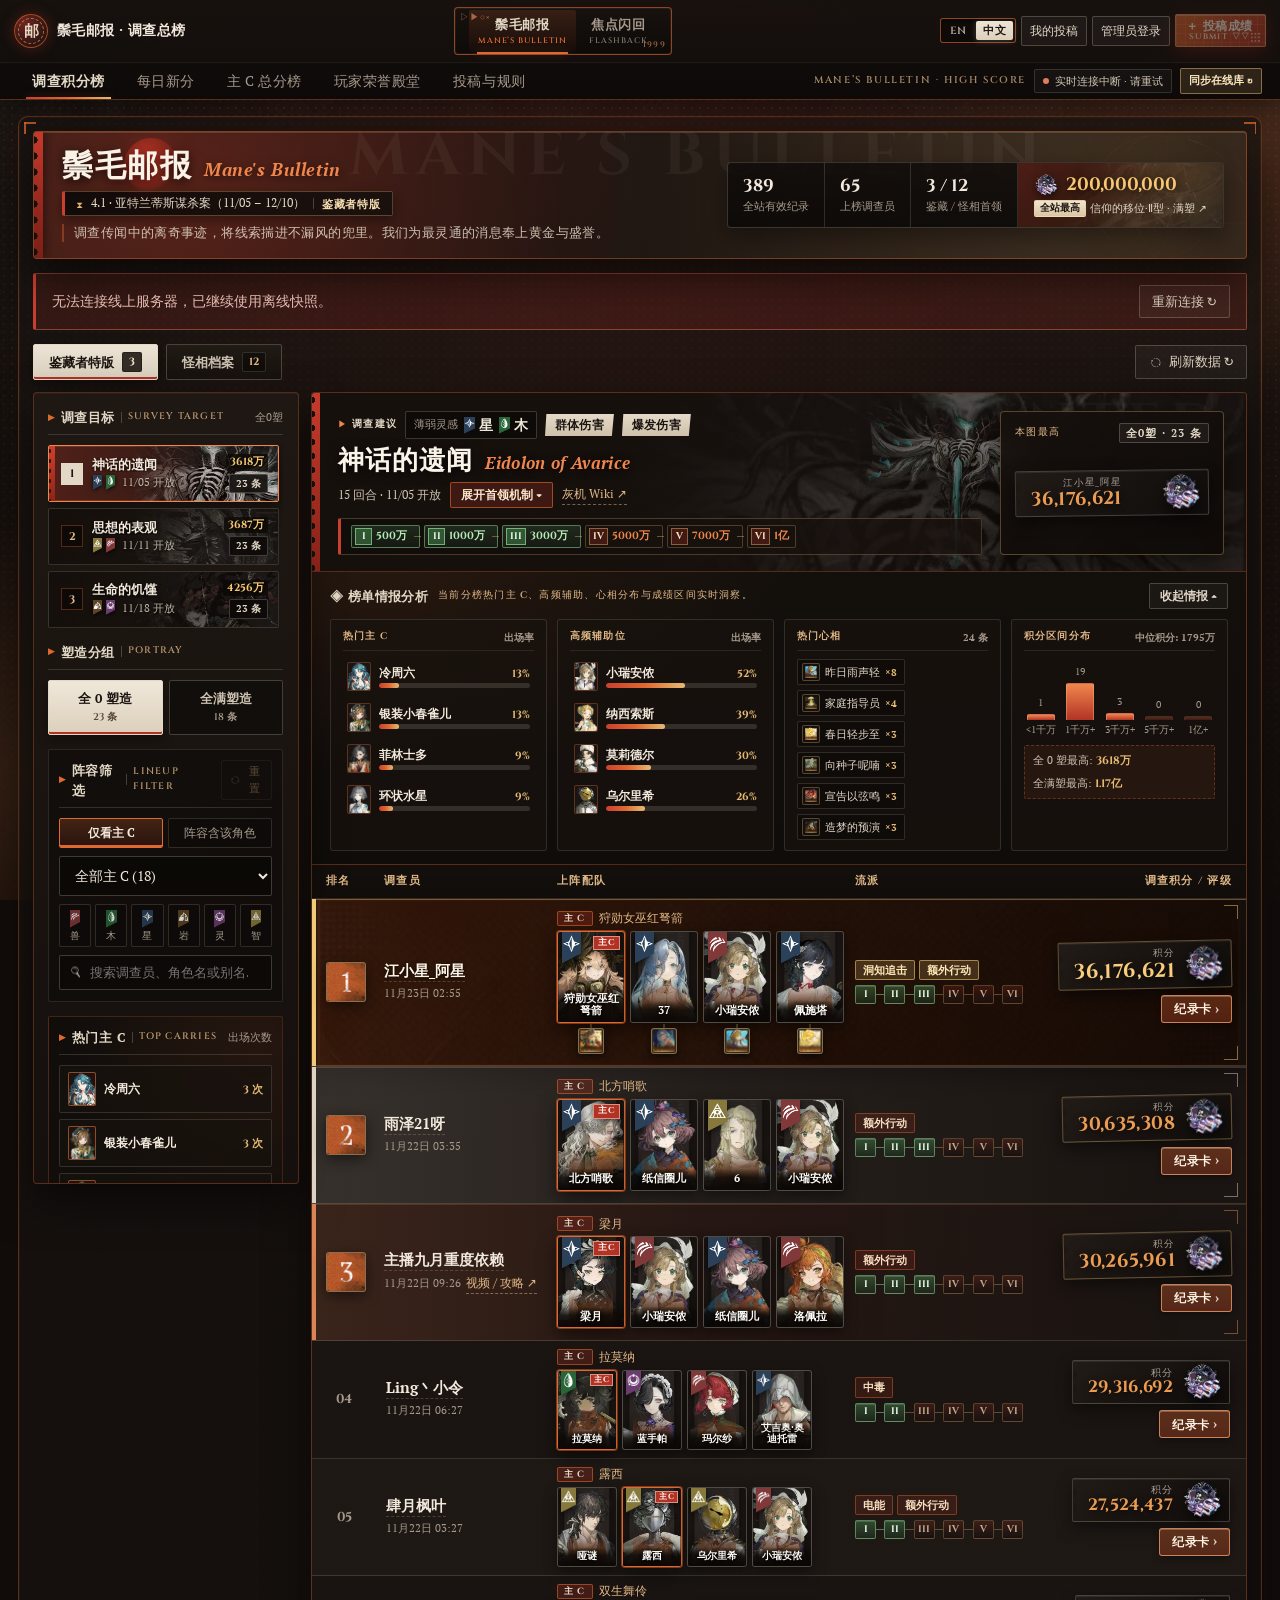
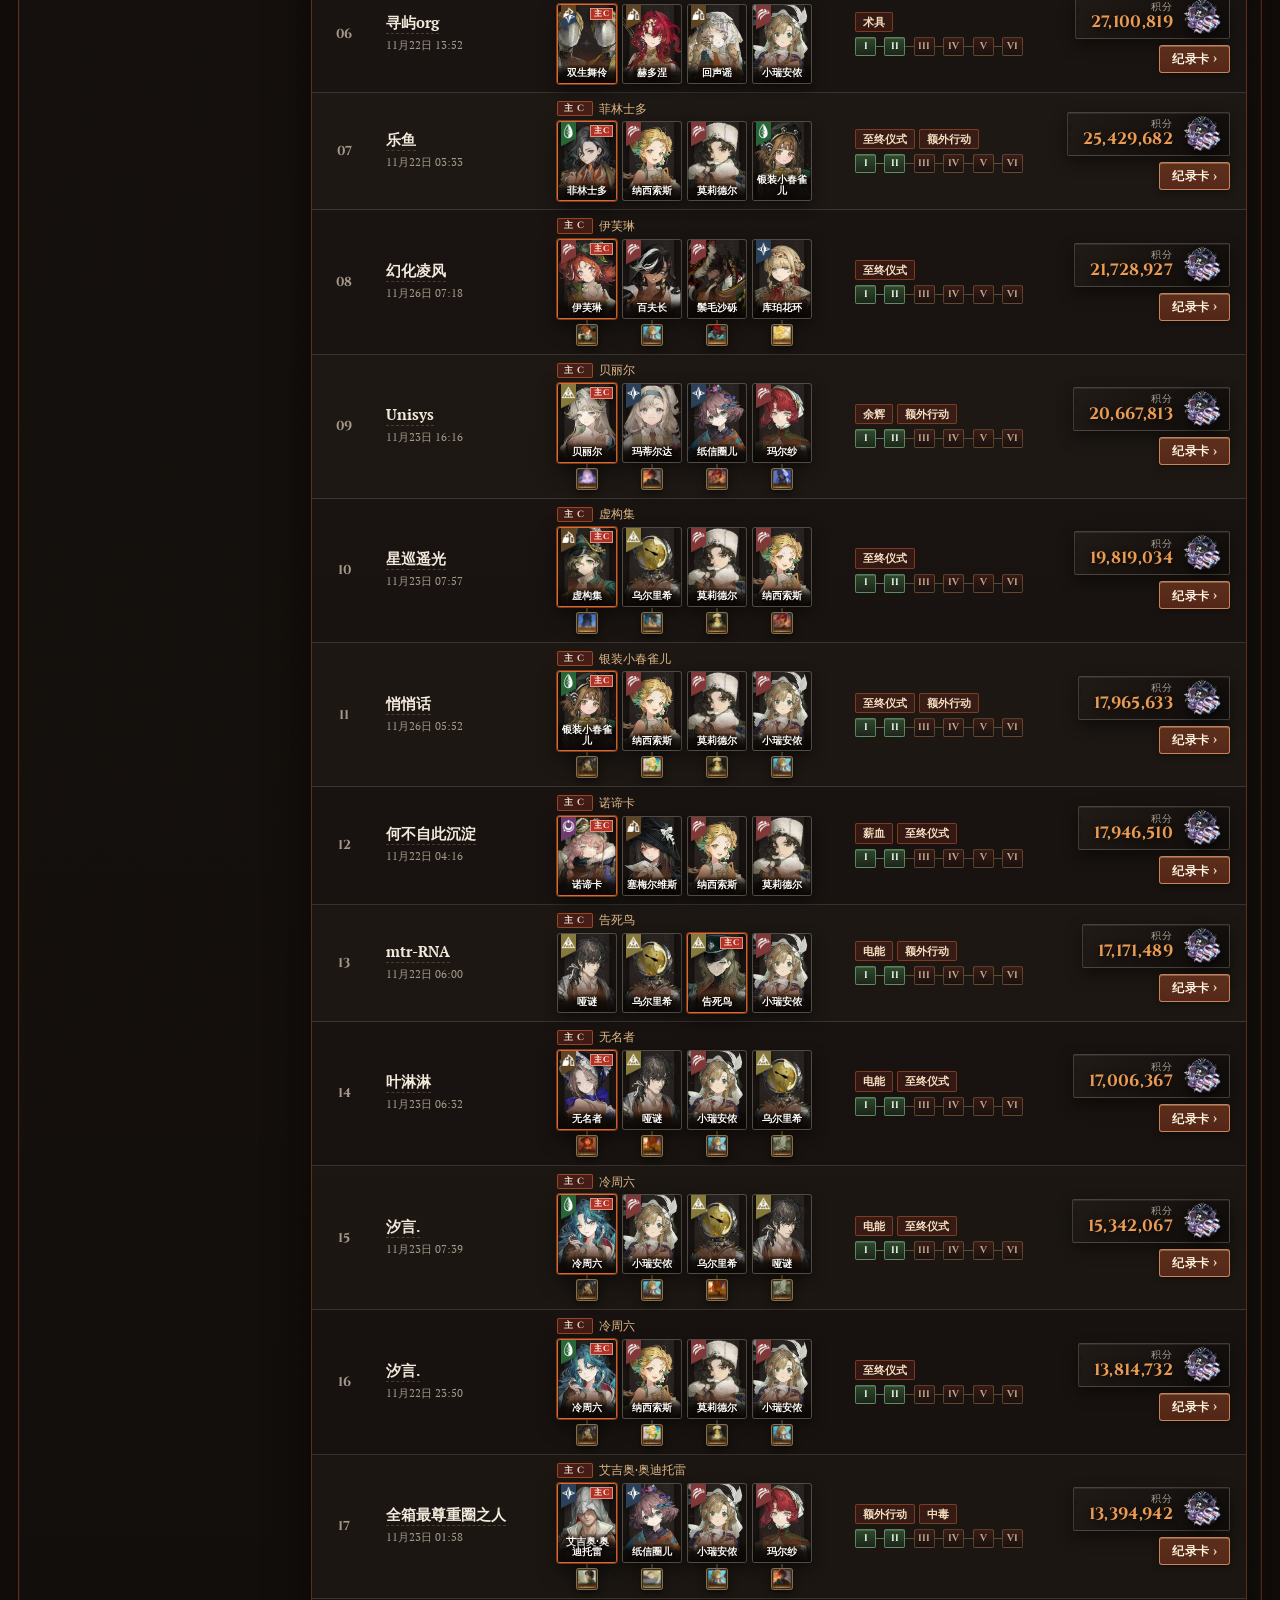
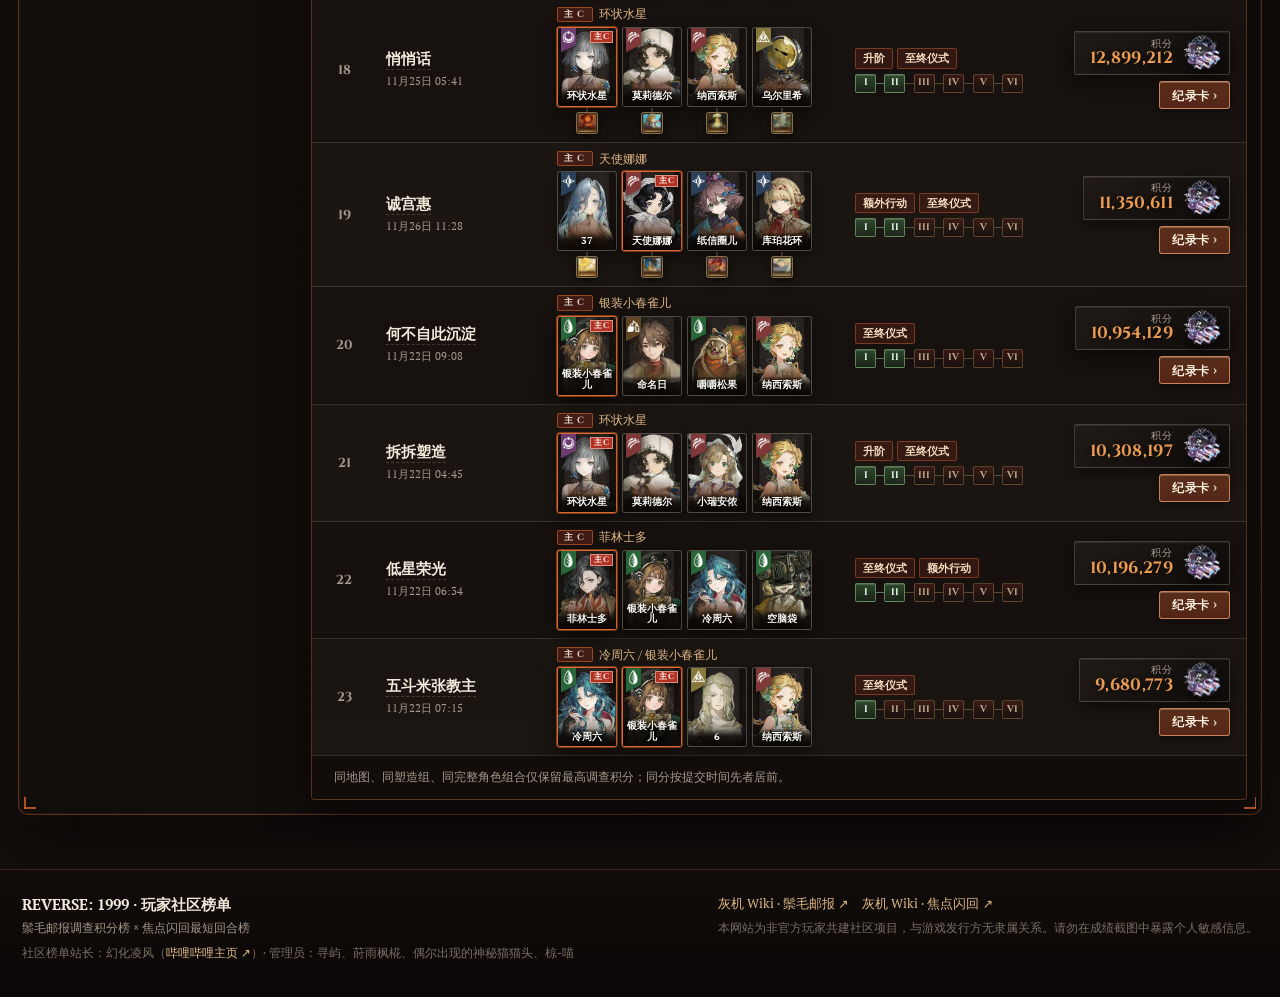
<file: index.html>
<!doctype html>
<html lang="zh-CN" data-default-lang="zh">
<head>
  <meta charset="utf-8" />
  <meta name="viewport" content="width=device-width, initial-scale=1, viewport-fit=cover" />
  <meta name="theme-color" content="#161210" />
  <link rel="preconnect" href="https://bnkqttkytjggtrnpjssn.supabase.co" crossorigin />
  <meta name="description" content="重返未来：1999 玩家社区榜单——融合「鬃毛邮报」调查积分榜与「焦点闪回」最短回合纪录，内置中英双语切换与实时档案库。" />
  <title>重返未来：1999 · 鬃毛邮报 &amp; 焦点闪回 玩家榜单</title>
  <link rel="icon" href="data:image/svg+xml,%3Csvg xmlns='http://www.w3.org/2000/svg' viewBox='0 0 64 64'%3E%3Ccircle cx='32' cy='32' r='30' fill='%231b1411' stroke='%23df6931' stroke-width='3'/%3E%3Ctext x='32' y='43' text-anchor='middle' font-size='32' font-family='serif' fill='%23ede4d7'%3E%E9%82%AE%3C/text%3E%3C/svg%3E" />
  <link rel="stylesheet" href="./styles.bundle.css?v=20261127-fast4" />
  <script src="./config.js?v=20261127-fast4"></script>
  <script>
    (function () {
      var ASSET_VER = '20261127-fast4';
      function norm(v) {
        v = String(v || '').trim().toLowerCase();
        if (!v) return '';
        if (v === 'zh' || v.indexOf('zh-') === 0 || v === 'cn' || v === 'zh_cn') return 'zh';
        if (v === 'en' || v.indexOf('en-') === 0) return 'en';
        return '';
      }
      var lang = '';
      try { lang = norm(new URLSearchParams(location.search || '').get('lang')); } catch (e) {}
      if (!lang) {
        try { lang = norm(localStorage.getItem('r1999-lang')); } catch (e) {}
      }
      if (!lang) {
        var domDef = String(document.documentElement.getAttribute('data-default-lang') || '').trim().toLowerCase();
        if (domDef && domDef !== 'auto') lang = norm(domDef);
      }
      if (!lang) {
        var cfgDef = String((window.LEADERBOARD_CONFIG && window.LEADERBOARD_CONFIG.defaultLang) || '').trim().toLowerCase();
        if (cfgDef && cfgDef !== 'auto') lang = norm(cfgDef);
      }
      if (!lang) lang = 'zh';
      document.documentElement.lang = lang === 'zh' ? 'zh-CN' : 'en';
      window.__R1999_BOOT_LANG__ = lang;
      window.__R1999_ASSET_VER__ = ASSET_VER;
      if (typeof fetch === 'function') {
        window.__R1999_LANG_PROMISE__ = fetch('./data/lang-' + lang + '.json?v=' + encodeURIComponent(ASSET_VER), { cache: 'default' })
          .then(function (r) { if (!r.ok) throw new Error('HTTP ' + r.status); return r.json(); })
          .catch(function () { return null; });
      }
    })();
  </script>
  <script defer src="./app.bundle.js?v=20261127-fast4"></script>
</head>
<body data-mode="flashback" data-lang="zh">
  <div class="arch-backdrop" aria-hidden="true"></div>
  <div class="halftone-layer" aria-hidden="true"></div>
  <div class="paper-grain" aria-hidden="true"></div>

  <header class="topbar" id="top">
    <div class="topbar-inner">
      <a class="brand" id="brandHomeLink" href="#flashback/leaderboard" data-switch-mode="flashback" aria-label="返回榜单首页">
        <span class="brand-seal" aria-hidden="true">
          <span class="seal-ring"></span>
          <span class="seal-glyph" id="brandGlyph">Ⅸ</span>
        </span>
        <span class="brand-copy">
          <strong id="brandTitle">焦点闪回 · 纪录档案</strong>
          <small id="brandSub">REVERSE: 1999 · COMMUNITY ARCHIVE</small>
        </span>
      </a>

      <div class="mode-switcher" id="modeSwitcher" role="tablist" aria-label="榜单模式切换">
        <span class="frame-glyphs left" aria-hidden="true">▷▶○×</span>
        <button type="button" class="mode-tab" role="tab" aria-selected="false" data-mode-switch="mane">
          <span class="mode-cn" id="modeManeLabel">鬃毛邮报</span>
          <span class="mode-en">MANE’S BULLETIN</span>
        </button>
        <button type="button" class="mode-tab active" role="tab" aria-selected="true" data-mode-switch="flashback">
          <span class="mode-cn" id="modeFbLabel">焦点闪回</span>
          <span class="mode-en">FLASHBACK</span>
        </button>
        <span class="frame-glyphs right" aria-hidden="true">1999</span>
      </div>

      <div class="top-actions">
        <div class="lang-switch" role="group" aria-label="切换中英文界面">
          <button type="button" class="lang-btn" data-set-lang="en" aria-pressed="false">EN</button>
          <button type="button" class="lang-btn active" data-set-lang="zh" aria-pressed="true">中文</button>
        </div>
        <button type="button" id="adminCenterBtn" class="ghost-btn" hidden>
          <span class="acc-full">管理后台</span><span class="acc-short">后台</span>
        </button>
        <button type="button" id="mySubmissionsBtn" class="ghost-btn" data-action="my-submissions">
          <span class="acc-full">我的投稿</span><span class="acc-short">进度</span>
        </button>
        <button type="button" id="accountBtn" class="ghost-btn">
          <span class="acc-full">管理员登录</span><span class="acc-short">登录</span>
        </button>
        <button type="button" id="submitBtn" class="action-cta-btn">
          <span class="cta-main" id="submitBtnMain">＋ 投稿<span class="cta-ext">成绩</span></span>
          <span class="cta-sub" id="submitBtnSub" aria-hidden="true">SUBMIT ▽▽</span>
        </button>
      </div>
    </div>

    <nav class="subnav-bar" id="subnavBar" aria-label="榜单视图导航">
      <div class="subnav-inner" id="subnav">
        <div class="subnav-tabs" id="subnavTabs"></div>
        <div class="subnav-right" id="subnavRight">
          <span class="subnav-meta" id="subnavMeta">FOCUSED FLASHBACK · 0–6 ROUNDS</span>
          <span id="connectionBadge" class="status-pill is-offline-archive" aria-live="polite">
            <span class="status-dot"></span>
            <span id="connectionText">同步档案库…</span>
          </span>
          <button type="button" id="syncLiveBtn" class="sync-live-btn" data-action="sync-live">同步在线库 ↻</button>
        </div>
      </div>
    </nav>
  </header>

  <main class="shell">
    <div class="uttu-shell-frame">
      <span class="frame-corner tl" aria-hidden="true"></span>
      <span class="frame-corner tr" aria-hidden="true"></span>
      <span class="frame-corner bl" aria-hidden="true"></span>
      <span class="frame-corner br" aria-hidden="true"></span>

      <section class="masthead" id="masthead" aria-live="polite"></section>

      <div id="globalNotice" class="global-notice" role="status" hidden></div>

      <div id="workspace" class="workspace">
        <div class="boot-skeleton"><span>正在同步最新榜单档案…</span></div>
      </div>
    </div>
  </main>

  <footer class="site-footer" id="siteFooter">
    <div class="footer-inner">
      <div class="footer-col">
        <div class="footer-brand">
          <strong>REVERSE: 1999 · 玩家社区榜单</strong>
          <span>鬃毛邮报调查积分榜 × 焦点闪回最短回合榜</span>
        </div>
        <p class="footer-credits">
          社区榜单站长：<span class="is-player-name">幻化凌风</span>（<a href="https://space.bilibili.com/266889606" target="_blank" rel="noopener noreferrer">哔哩哔哩主页 ↗</a>）·
          管理员：<span class="is-player-name">寻屿</span>、<span class="is-player-name">莳雨枫椛</span>、<span class="is-player-name">偶尔出现的神秘猫猫头</span>、<span class="is-player-name">椋-喵</span>
        </p>
      </div>
      <div class="footer-col footer-links">
        <div class="footer-ref-links">
          <a href="https://res1999.huijiwiki.com/wiki/%E9%AC%83%E6%AF%9B%E9%82%AE%E6%8A%A5" target="_blank" rel="noopener noreferrer">灰机 Wiki · 鬃毛邮报 ↗</a>
          <a href="https://res1999.huijiwiki.com/wiki/%E7%84%A6%E7%82%B9%E9%97%AA%E5%9B%9E" target="_blank" rel="noopener noreferrer">灰机 Wiki · 焦点闪回 ↗</a>
        </div>
        <p class="footer-disclaimer">
          本网站为非官方玩家共建社区项目，与游戏发行方无隶属关系。请勿在成绩截图中暴露个人敏感信息。
        </p>
      </div>
    </div>
  </footer>

  <div id="glossaryPopoverRoot"></div>
  <div id="modalRoot"></div>
  <div id="charPickerRoot"></div>
  <div id="psyPickerRoot"></div>
  <div id="toast" class="toast" role="status" aria-live="polite"></div>
</body>
</html>
</file>
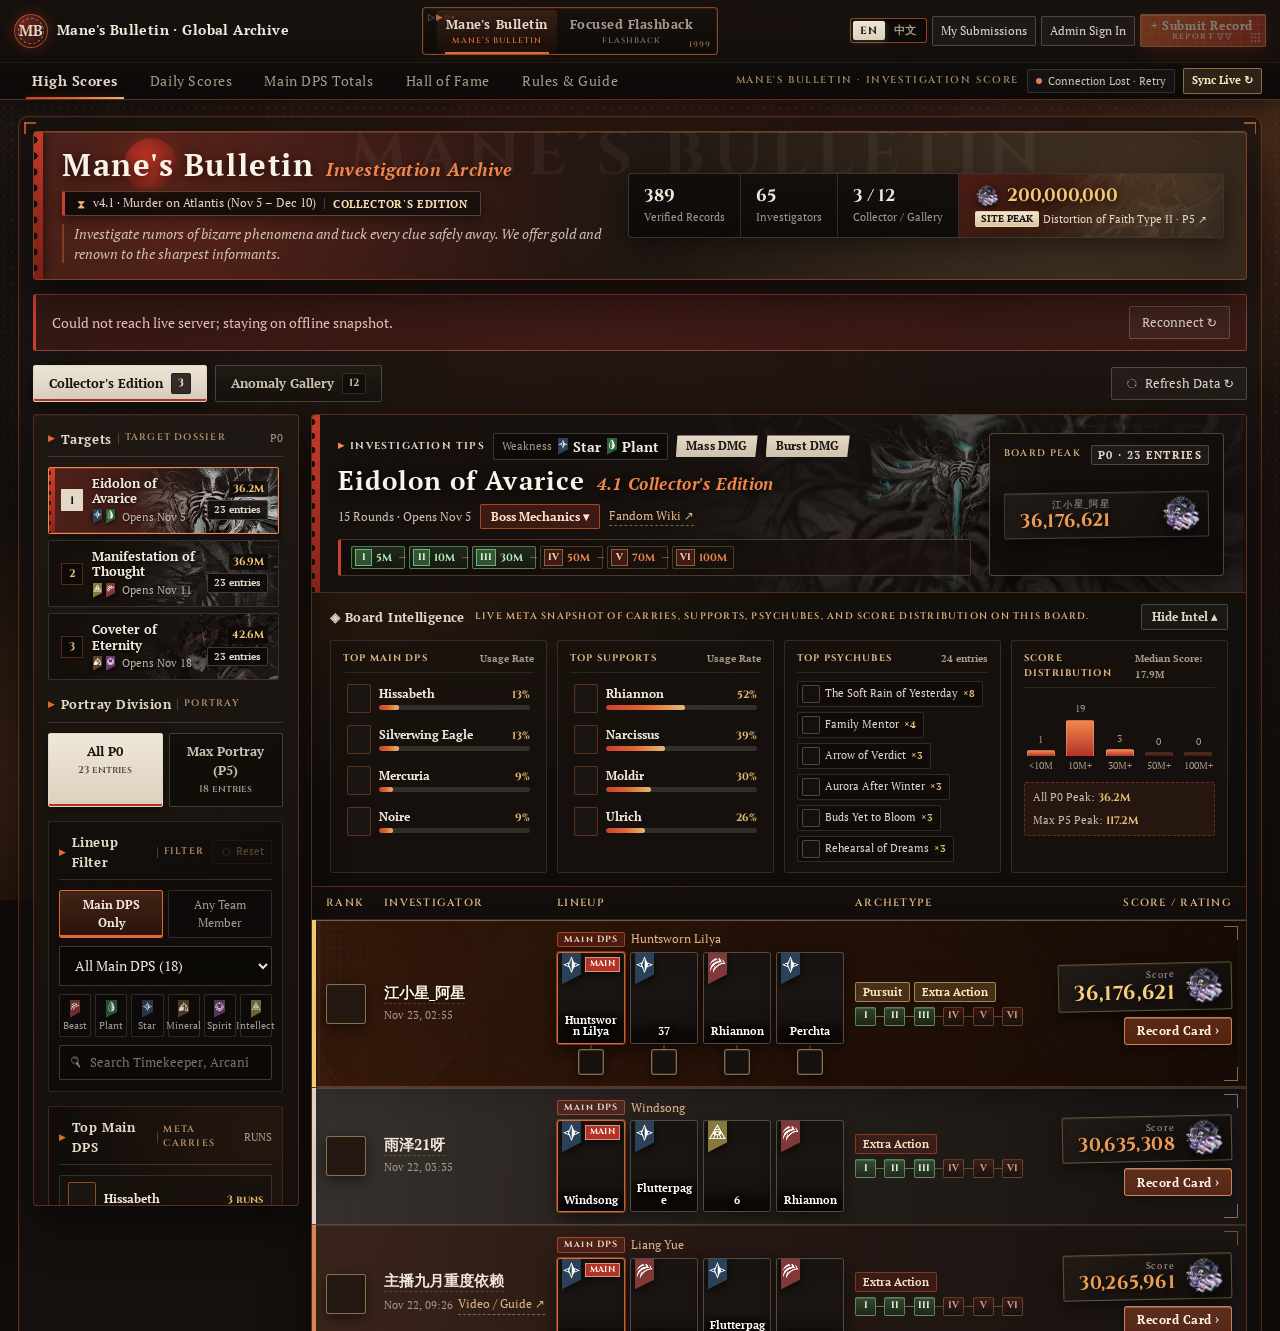
<file: en.html>
<!doctype html>
<html lang="en" data-default-lang="en">
<head>
  <meta charset="utf-8" />
  <meta name="viewport" content="width=device-width, initial-scale=1, viewport-fit=cover" />
  <meta name="theme-color" content="#161210" />
  <link rel="preconnect" href="https://bnkqttkytjggtrnpjssn.supabase.co" crossorigin />
  <meta name="description" content="Reverse: 1999 global community leaderboard combining Mane's Bulletin high scores and Focused Flashback 0–6 round speedruns, with instant EN/ZH toggle and live archive." />
  <title>Reverse: 1999 · Mane's Bulletin &amp; Focused Flashback Leaderboard</title>
  <link rel="icon" href="data:image/svg+xml,%3Csvg xmlns='http://www.w3.org/2000/svg' viewBox='0 0 64 64'%3E%3Ccircle cx='32' cy='32' r='30' fill='%231b1411' stroke='%23df6931' stroke-width='3'/%3E%3Ctext x='32' y='40' text-anchor='middle' font-size='24' font-family='Georgia,serif' font-weight='700' fill='%23ede4d7'%3EMB%3C/text%3E%3C/svg%3E" />
  <link rel="stylesheet" href="./styles.bundle.css?v=20261127-fast4" />
  <script src="./config.js?v=20261127-fast4"></script>
  <script>
    (function () {
      var ASSET_VER = '20261127-fast4';
      function norm(v) {
        v = String(v || '').trim().toLowerCase();
        if (!v) return '';
        if (v === 'zh' || v.indexOf('zh-') === 0 || v === 'cn' || v === 'zh_cn') return 'zh';
        if (v === 'en' || v.indexOf('en-') === 0) return 'en';
        return '';
      }
      var lang = '';
      try { lang = norm(new URLSearchParams(location.search || '').get('lang')); } catch (e) {}
      if (!lang) {
        try { lang = norm(localStorage.getItem('r1999-lang')); } catch (e) {}
      }
      if (!lang) {
        var domDef = String(document.documentElement.getAttribute('data-default-lang') || '').trim().toLowerCase();
        if (domDef && domDef !== 'auto') lang = norm(domDef);
      }
      if (!lang) {
        var cfgDef = String((window.LEADERBOARD_CONFIG && window.LEADERBOARD_CONFIG.defaultLang) || '').trim().toLowerCase();
        if (cfgDef && cfgDef !== 'auto') lang = norm(cfgDef);
      }
      if (!lang) lang = 'en';
      document.documentElement.lang = lang === 'zh' ? 'zh-CN' : 'en';
      window.__R1999_BOOT_LANG__ = lang;
      window.__R1999_ASSET_VER__ = ASSET_VER;
      if (typeof fetch === 'function') {
        window.__R1999_LANG_PROMISE__ = fetch('./data/lang-' + lang + '.json?v=' + encodeURIComponent(ASSET_VER), { cache: 'default' })
          .then(function (r) { if (!r.ok) throw new Error('HTTP ' + r.status); return r.json(); })
          .catch(function () { return null; });
      }
    })();
  </script>
  <script defer src="./app.bundle.js?v=20261127-fast4"></script>
</head>
<body data-mode="flashback" data-lang="en">
  <div class="arch-backdrop" aria-hidden="true"></div>
  <div class="halftone-layer" aria-hidden="true"></div>
  <div class="paper-grain" aria-hidden="true"></div>

  <header class="topbar" id="top">
    <div class="topbar-inner">
      <a class="brand" id="brandHomeLink" href="#flashback/leaderboard" data-switch-mode="flashback" aria-label="Return to Leaderboard Home">
        <span class="brand-seal" aria-hidden="true">
          <span class="seal-ring"></span>
          <span class="seal-glyph" id="brandGlyph">IX</span>
        </span>
        <span class="brand-copy">
          <strong id="brandTitle">Focused Flashback · Speedrun Archive</strong>
          <small id="brandSub">REVERSE: 1999 · COMMUNITY LEADERBOARD</small>
        </span>
      </a>

      <div class="mode-switcher" id="modeSwitcher" role="tablist" aria-label="Switch Leaderboard Mode">
        <span class="frame-glyphs left" aria-hidden="true">▷▶○×</span>
        <button type="button" class="mode-tab" role="tab" aria-selected="false" data-mode-switch="mane">
          <span class="mode-cn" id="modeManeLabel">Mane's Bulletin</span>
          <span class="mode-en">MANE’S BULLETIN</span>
        </button>
        <button type="button" class="mode-tab active" role="tab" aria-selected="true" data-mode-switch="flashback">
          <span class="mode-cn" id="modeFbLabel">Focused Flashback</span>
          <span class="mode-en">FLASHBACK</span>
        </button>
        <span class="frame-glyphs right" aria-hidden="true">1999</span>
      </div>

      <div class="top-actions">
        <div class="lang-switch" role="group" aria-label="Language">
          <button type="button" class="lang-btn active" data-set-lang="en" aria-pressed="true">EN</button>
          <button type="button" class="lang-btn" data-set-lang="zh" aria-pressed="false">中文</button>
        </div>
        <button type="button" id="adminCenterBtn" class="ghost-btn" hidden>
          <span class="acc-full">Admin Panel</span><span class="acc-short">Admin</span>
        </button>
        <button type="button" id="mySubmissionsBtn" class="ghost-btn" data-action="my-submissions">
          <span class="acc-full">My Submissions</span><span class="acc-short">Mine</span>
        </button>
        <button type="button" id="accountBtn" class="ghost-btn">
          <span class="acc-full">Admin Sign In</span><span class="acc-short">Sign In</span>
        </button>
        <button type="button" id="submitBtn" class="action-cta-btn">
          <span class="cta-main" id="submitBtnMain">+ Submit<span class="cta-ext"> Record</span></span>
          <span class="cta-sub" id="submitBtnSub" aria-hidden="true">REPORT ▽▽</span>
        </button>
      </div>
    </div>

    <nav class="subnav-bar" id="subnavBar" aria-label="Leaderboard Views">
      <div class="subnav-inner" id="subnav">
        <div class="subnav-tabs" id="subnavTabs"></div>
        <div class="subnav-right" id="subnavRight">
          <span class="subnav-meta" id="subnavMeta">FOCUSED FLASHBACK · 0–6 ROUNDS</span>
          <span id="connectionBadge" class="status-pill is-offline-archive" aria-live="polite">
            <span class="status-dot"></span>
            <span id="connectionText">Syncing Archive…</span>
          </span>
          <button type="button" id="syncLiveBtn" class="sync-live-btn" data-action="sync-live">Sync Live ↻</button>
        </div>
      </div>
    </nav>
  </header>

  <main class="shell">
    <div class="uttu-shell-frame">
      <span class="frame-corner tl" aria-hidden="true"></span>
      <span class="frame-corner tr" aria-hidden="true"></span>
      <span class="frame-corner bl" aria-hidden="true"></span>
      <span class="frame-corner br" aria-hidden="true"></span>

      <section class="masthead" id="masthead" aria-live="polite"></section>

      <div id="globalNotice" class="global-notice" role="status" hidden></div>

      <div id="workspace" class="workspace">
        <div class="boot-skeleton"><span>Syncing latest leaderboard archive…</span></div>
      </div>
    </div>
  </main>

  <footer class="site-footer" id="siteFooter">
    <div class="footer-inner">
      <div class="footer-col">
        <div class="footer-brand">
          <strong>REVERSE: 1999 · GLOBAL COMMUNITY LEADERBOARD</strong>
          <span>Mane's Bulletin High Scores × Focused Flashback Speedruns</span>
        </div>
        <p class="footer-credits">
          Curator: <span class="is-player-name">幻化凌风</span> (<a href="https://space.bilibili.com/266889606" target="_blank" rel="noopener noreferrer">Bilibili ↗</a>) ·
          Moderators: <span class="is-player-name">寻屿</span>, <span class="is-player-name">莳雨枫椛</span>, <span class="is-player-name">偶尔出现的神秘猫猫头</span>, <span class="is-player-name">椋-喵</span>
        </p>
      </div>
      <div class="footer-col footer-links">
        <div class="footer-ref-links">
          <a href="https://reverse1999.fandom.com/wiki/Mane%27s_Bulletin" target="_blank" rel="noopener noreferrer">Reverse: 1999 Wiki · Mane's Bulletin ↗</a>
          <a href="https://reverse1999.fandom.com/wiki/Focused_Flashback" target="_blank" rel="noopener noreferrer">Reverse: 1999 Wiki · Focused Flashback ↗</a>
        </div>
        <p class="footer-disclaimer">
          Unofficial fan-run community archive, not affiliated with Bluepoch. Please avoid exposing private account credentials in screenshots.
        </p>
      </div>
    </div>
  </footer>

  <div id="glossaryPopoverRoot"></div>
  <div id="modalRoot"></div>
  <div id="charPickerRoot"></div>
  <div id="psyPickerRoot"></div>
  <div id="toast" class="toast" role="status" aria-live="polite"></div>
</body>
</html>
</file>
<file: styles.bundle.css>
@font-face{font-family:UTTU Regular;src:url(./assets/fonts/uttu-regular-400.woff2) format("woff2");font-weight:400;font-style:normal;font-display:swap;unicode-range:U+0000-024F,U+0259,U+1E00-1EFF,U+2000-206F,U+20A0-20CF,U+2100-218F,U+2200-22FF,U+2500-26FF}@font-face{font-family:UTTU Regular;src:url(./assets/fonts/uttu-regular-700.woff2) format("woff2");font-weight:700;font-style:normal;font-display:swap;unicode-range:U+0000-024F,U+0259,U+1E00-1EFF,U+2000-206F,U+20A0-20CF,U+2100-218F,U+2200-22FF,U+2500-26FF}@font-face{font-family:UTTU Regular;src:url(./assets/fonts/uttu-regular-400-italic.woff2) format("woff2");font-weight:400;font-style:italic;font-display:swap;unicode-range:U+0000-024F,U+0259,U+1E00-1EFF,U+2000-206F,U+20A0-20CF,U+2100-218F,U+2200-22FF,U+2500-26FF}@font-face{font-family:UTTU Regular;src:url(./assets/fonts/uttu-regular-700-italic.woff2) format("woff2");font-weight:700;font-style:italic;font-display:swap;unicode-range:U+0000-024F,U+0259,U+1E00-1EFF,U+2000-206F,U+20A0-20CF,U+2100-218F,U+2200-22FF,U+2500-26FF}@font-face{font-family:Playfair Display;src:url(./assets/fonts/uttu-playfair-display-latin.woff2) format("woff2");font-weight:400 900;font-style:normal;font-display:swap;unicode-range:U+0000-024F,U+0259,U+1E00-1EFF,U+2000-206F,U+20A0-20CF,U+2100-218F,U+2200-22FF,U+2500-26FF}@font-face{font-family:Cinzel Decorative;src:url(./assets/fonts/uttu-cinzel-decorative-latin.woff2) format("woff2");font-weight:400;font-style:normal;font-display:swap;unicode-range:U+0000-024F,U+0259,U+1E00-1EFF,U+2000-206F,U+20A0-20CF,U+2100-218F,U+2200-22FF,U+2500-26FF}@font-face{font-family:UTTU Typewriter;src:url(./assets/fonts/uttu-typewriter.woff2) format("woff2");font-weight:400;font-style:normal;font-display:swap;unicode-range:U+0000-024F,U+0259,U+1E00-1EFF,U+2000-206F,U+20A0-20CF,U+2100-218F,U+2200-22FF,U+2500-26FF}@font-face{font-family:Work Sans;src:url(./assets/fonts/uttu-work-sans-latin.woff2) format("woff2");font-weight:100 900;font-style:normal;font-display:swap;unicode-range:U+0000-024F,U+0259,U+1E00-1EFF,U+2000-206F,U+20A0-20CF,U+2100-218F,U+2200-22FF,U+2500-26FF}@font-face{font-family:Cormorant Garamond;src:url(./assets/fonts/cormorant-garamond-latin-400-normal.woff2) format("woff2");font-weight:400;font-style:normal;font-display:swap;unicode-range:U+0000-024F,U+0259,U+1E00-1EFF,U+2000-206F,U+20A0-20CF,U+2100-218F,U+2200-22FF,U+2500-26FF}@font-face{font-family:Cormorant Garamond;src:url(./assets/fonts/cormorant-garamond-latin-400-italic.woff2) format("woff2");font-weight:400;font-style:italic;font-display:swap;unicode-range:U+0000-024F,U+0259,U+1E00-1EFF,U+2000-206F,U+20A0-20CF,U+2100-218F,U+2200-22FF,U+2500-26FF}@font-face{font-family:Cormorant Garamond;src:url(./assets/fonts/cormorant-garamond-latin-600-normal.woff2) format("woff2");font-weight:600;font-style:normal;font-display:swap;unicode-range:U+0000-024F,U+0259,U+1E00-1EFF,U+2000-206F,U+20A0-20CF,U+2100-218F,U+2200-22FF,U+2500-26FF}@font-face{font-family:Cormorant Garamond;src:url(./assets/fonts/cormorant-garamond-latin-600-italic.woff2) format("woff2");font-weight:600;font-style:italic;font-display:swap;unicode-range:U+0000-024F,U+0259,U+1E00-1EFF,U+2000-206F,U+20A0-20CF,U+2100-218F,U+2200-22FF,U+2500-26FF}@font-face{font-family:Cormorant Garamond;src:url(./assets/fonts/cormorant-garamond-latin-700-normal.woff2) format("woff2");font-weight:700;font-style:normal;font-display:swap;unicode-range:U+0000-024F,U+0259,U+1E00-1EFF,U+2000-206F,U+20A0-20CF,U+2100-218F,U+2200-22FF,U+2500-26FF}@font-face{font-family:Cinzel;src:url(./assets/fonts/cinzel-latin-600-normal.woff2) format("woff2");font-weight:600;font-style:normal;font-display:swap;unicode-range:U+0000-024F,U+0259,U+1E00-1EFF,U+2000-206F,U+20A0-20CF,U+2100-218F,U+2200-22FF,U+2500-26FF}@font-face{font-family:Cinzel;src:url(./assets/fonts/cinzel-latin-700-normal.woff2) format("woff2");font-weight:700;font-style:normal;font-display:swap;unicode-range:U+0000-024F,U+0259,U+1E00-1EFF,U+2000-206F,U+20A0-20CF,U+2100-218F,U+2200-22FF,U+2500-26FF}@font-face{font-family:Inter;src:url(./assets/fonts/inter-latin-400-normal.woff2) format("woff2");font-weight:400;font-style:normal;font-display:swap;unicode-range:U+0000-024F,U+0259,U+1E00-1EFF,U+2000-206F,U+20A0-20CF,U+2100-218F,U+2200-22FF,U+2500-26FF}@font-face{font-family:Inter;src:url(./assets/fonts/inter-latin-500-normal.woff2) format("woff2");font-weight:500;font-style:normal;font-display:swap;unicode-range:U+0000-024F,U+0259,U+1E00-1EFF,U+2000-206F,U+20A0-20CF,U+2100-218F,U+2200-22FF,U+2500-26FF}@font-face{font-family:Inter;src:url(./assets/fonts/inter-latin-600-normal.woff2) format("woff2");font-weight:600;font-style:normal;font-display:swap;unicode-range:U+0000-024F,U+0259,U+1E00-1EFF,U+2000-206F,U+20A0-20CF,U+2100-218F,U+2200-22FF,U+2500-26FF}:root{--bg-deep: #130f0d;--bg-surface: #181310;--bg-panel: #1d1714;--bg-panel-alt: #251e19;--bg-card-hover: #2d241e;--crimson: #b23326;--crimson-bright: #cb3f2f;--crimson-deep: #7f2118;--copper: #df6931;--copper-bright: #f0864c;--copper-light: #eba06c;--copper-italic: #d96e3c;--bronze: #c27b4f;--bronze-track: #4c392c;--gold: #e5ba73;--gold2: #c9944c;--paper-cream: #e3d8c6;--paper-light: #e7ddd0;--paper-warm: #d4c8b4;--paper-deep: #c4b59e;--paper-ink: #1b1410;--paper-ink-soft: #564234;--parchment: #f2e9dc;--ivory: #e2d7c7;--linen: #cdc2b2;--brass: #e1b887;--ink-strong: #f6efe4;--ink-body: #d6cbb9;--ink-muted: #a6998b;--ink-dim: #7b6f64;--muted: var(--ink-muted);--line: rgba(235, 224, 208, .16);--success: #82c488;--local-teal: #8cd3c8;--line-hair: rgba(236, 226, 210, .15);--line-warm: rgba(227, 216, 198, .24);--line-subtle: rgba(223, 105, 49, .34);--line-strong: rgba(223, 105, 49, .62);--accent-primary: #b83b28;--accent-glow: rgba(223, 105, 49, .34);--accent-text: #df6931;--font-serif: "UTTU Regular", "Playfair Display", Georgia, serif;--font-display: "Cinzel", "Cinzel Decorative", "UTTU Regular", Georgia, serif;--font-italic: "UTTU Regular", "Cormorant Garamond", Georgia, serif;--font-sans: "UTTU Regular", "Work Sans", "Inter", system-ui, -apple-system, sans-serif;--font-typewriter: "UTTU Typewriter", ui-monospace, SFMono-Regular, Consolas, monospace;--radius-xs: 2px;--radius-sm: 4px;--radius-frame: 10px;--radius-arch: 3px 26px 3px 26px;--shadow-panel: 0 18px 44px rgba(0, 0, 0, .56), 0 1px 0 rgba(255, 240, 220, .04) inset;--shadow-card: 0 10px 28px rgba(0, 0, 0, .44);--max-width: 1400px}body[data-lang=en]{--font-serif: "UTTU Regular", "Playfair Display", Georgia, serif;--font-display: "Cinzel", "Cinzel Decorative", "UTTU Regular", Georgia, serif;--font-italic: "UTTU Regular", "Cormorant Garamond", Georgia, serif;--font-sans: "UTTU Regular", "Work Sans", "Inter", system-ui, -apple-system, sans-serif;--font-typewriter: "UTTU Typewriter", ui-monospace, SFMono-Regular, Consolas, monospace}body[data-lang=zh]{--font-serif: "UTTU Regular", "Noto Serif SC", "Source Han Serif SC", "Songti SC", "STSong", Georgia, serif;--font-display: "Cinzel", "UTTU Regular", "Noto Serif SC", Georgia, serif;--font-italic: "UTTU Regular", "Cormorant Garamond", Georgia, serif;--font-sans: "UTTU Regular", "Work Sans", "Inter", system-ui, -apple-system, "PingFang SC", "Microsoft YaHei", sans-serif;--font-typewriter: "UTTU Typewriter", ui-monospace, SFMono-Regular, Consolas, monospace}body[data-mode=flashback]{--bg-deep: #0f1018;--bg-surface: #151621;--bg-panel: #1a1b28;--bg-panel-alt: #222334;--bg-card-hover: #292a3e;--line-subtle: rgba(229, 186, 115, .3);--line-strong: rgba(229, 186, 115, .58);--accent-primary: #c99e57;--accent-glow: rgba(229, 186, 115, .3);--accent-text: #e5ba73;--copper-italic: #e5ba73}*,*:before,*:after{box-sizing:border-box}[hidden]{display:none!important}html{scroll-behavior:smooth;color-scheme:dark;max-width:100%;overflow-x:clip}body{margin:0;min-height:100vh;max-width:100%;background-color:var(--bg-deep);color:var(--parchment);font-family:var(--font-sans);font-size:14px;line-height:1.55;overflow-x:clip;position:relative;-webkit-font-smoothing:antialiased}::-webkit-scrollbar{width:7px;height:7px}::-webkit-scrollbar-track{background:#1a1410;border-left:1px solid rgba(223,105,49,.14)}::-webkit-scrollbar-thumb{background:linear-gradient(180deg,#df6931,#a44020);border-radius:99px}::-webkit-scrollbar-thumb:hover{background:var(--copper-bright)}body[data-mode=flashback] ::-webkit-scrollbar-thumb{background:linear-gradient(180deg,#e5ba73,#9e783d)}.arch-backdrop{position:fixed;inset:0;pointer-events:none;z-index:0;background-color:#15100d;background-image:radial-gradient(ellipse 84% 48% at 50% -6%,rgba(188,56,38,.34),transparent 64%),radial-gradient(ellipse 46% 42% at 96% 18%,rgba(223,105,49,.24),transparent 62%),radial-gradient(ellipse 44% 44% at 4% 86%,rgba(214,118,52,.2),transparent 66%),linear-gradient(180deg,#18120e9e,#130e0bbd 46%,#0f0b09db),url(./assets/uttu/bg_paper.webp),url(./assets/official/discord-bg.jpg);background-position:center top,right top,left bottom,center,center bottom,center top;background-size:auto,auto,auto,auto,cover,cover;background-repeat:no-repeat;background-blend-mode:normal,screen,screen,normal,screen,normal;transition:background .35s ease}body[data-mode=flashback] .arch-backdrop{background-color:#0e0f18;background-image:radial-gradient(ellipse 78% 46% at 52% -6%,rgba(229,186,115,.22),transparent 60%),radial-gradient(ellipse 48% 46% at 90% 24%,rgba(112,88,174,.24),transparent 66%),radial-gradient(ellipse 46% 42% at 8% 82%,rgba(74,104,158,.2),transparent 64%),linear-gradient(180deg,#10111bb8,#0d0e16d1 52%,#0a0b12eb),url(./assets/uttu/bg_paper.webp),url(./assets/official/discord-bg.jpg);background-blend-mode:normal,screen,screen,normal,soft-light,normal}.halftone-layer{position:fixed;inset:0;pointer-events:none;z-index:0;background-image:radial-gradient(rgba(227,216,198,.085) 1px,transparent 1.15px),radial-gradient(rgba(223,105,49,.05) 1px,transparent 1.15px);background-size:8px 8px,16px 16px;background-position:0 0,4px 4px;mask-image:radial-gradient(ellipse 96% 86% at 50% 28%,rgba(0,0,0,.85) 36%,transparent 100%);-webkit-mask-image:radial-gradient(ellipse 96% 86% at 50% 28%,rgba(0,0,0,.85) 36%,transparent 100%)}.paper-grain{position:fixed;inset:0;pointer-events:none;z-index:0;opacity:.085;mix-blend-mode:overlay;background-image:url("data:image/svg+xml,%3Csvg viewBox='0 0 220 220' xmlns='http://www.w3.org/2000/svg'%3E%3Cfilter id='n'%3E%3CfeTurbulence type='fractalNoise' baseFrequency='0.82' numOctaves='3' stitchTiles='stitch'/%3E%3C/filter%3E%3Crect width='100%25' height='100%25' filter='url(%23n)' opacity='1'/%3E%3C/svg%3E")}.uttu-micro-icon{width:15px;height:15px;object-fit:contain;display:inline-block;flex-shrink:0;opacity:.9}.icon-btn{display:inline-flex;align-items:center;gap:6px}.search-input-wrap{position:relative}.search-input-icon{position:absolute;left:10px;top:50%;transform:translateY(-50%);width:13px;height:15px;object-fit:contain;opacity:.78;pointer-events:none}.filter-input.has-icon{padding-left:30px}:focus-visible{outline:2px solid var(--copper-bright);outline-offset:2px}button,input,select,textarea{font:inherit;color:inherit}button,a,select,input,summary{touch-action:manipulation;-webkit-tap-highlight-color:transparent}.acc-short{display:none}a{color:var(--brass);text-decoration:none}a:hover{color:var(--parchment)}.topbar{position:sticky;top:0;z-index:40;background:linear-gradient(180deg,#16110ef5,#100c0af0);backdrop-filter:blur(14px);border-bottom:1px solid rgba(223,105,49,.34);box-shadow:0 6px 24px #00000073}body[data-mode=flashback] .topbar{background:linear-gradient(180deg,#11121cf5,#0d0e16f0);border-bottom-color:#e5ba734d}.topbar-inner{max-width:var(--max-width);margin:0 auto;padding:7px 18px;display:flex;align-items:center;justify-content:space-between;gap:10px;min-width:0}.brand{display:inline-flex;align-items:center;gap:9px;flex:0 1 auto;min-width:0}.brand-seal{position:relative;width:34px;height:34px;display:grid;place-items:center;border-radius:50%;border:1px solid var(--line-strong);background:radial-gradient(circle at 30% 25%,#c43a2a85,#160e0bf5);color:var(--paper-cream);font-family:var(--font-serif);font-size:14.5px;font-weight:700;box-shadow:0 0 14px #b2332659;flex-shrink:0}body[data-mode=flashback] .brand-seal{background:radial-gradient(circle at 30% 25%,#e5ba7357,#10111af5);color:var(--gold);box-shadow:0 0 14px #e5ba7340}.seal-ring{position:absolute;inset:3px;border-radius:50%;border:1px dashed rgba(227,216,198,.5)}.brand-copy{display:flex;flex-direction:column;line-height:1.18;min-width:0}.brand-copy strong{font-family:var(--font-serif);font-size:14px;font-weight:700;letter-spacing:.03em;color:var(--parchment);white-space:nowrap;overflow:hidden;text-overflow:ellipsis}.brand-copy small{font-family:var(--font-display);font-size:8.5px;letter-spacing:.13em;color:var(--brass);opacity:.85;margin-top:2px;white-space:nowrap;overflow:hidden;text-overflow:ellipsis}.mode-switcher{position:relative;display:inline-flex;align-items:stretch;border:1px solid var(--line-strong);border-radius:var(--radius-sm);padding:2px 20px;background:linear-gradient(180deg,#18120feb,#0d0a08e6);box-shadow:inset 0 0 0 1px #e3d8c60f;gap:4px;flex-shrink:0}.frame-glyphs{position:absolute;font-family:var(--font-display);font-size:8.5px;letter-spacing:.14em;color:var(--bronze);opacity:.82;pointer-events:none;user-select:none}.frame-glyphs.left{top:3px;left:5px}.frame-glyphs.right{bottom:2px;right:5px;font-size:8px}.mode-tab{position:relative;border:0;background:transparent;padding:4px 10px 5px;cursor:pointer;display:flex;flex-direction:column;align-items:center;gap:1px;color:var(--ink-muted);border-radius:var(--radius-xs);transition:color .18s ease,background .18s ease;white-space:nowrap}.mode-tab:after{content:"";position:absolute;left:8px;right:8px;bottom:-2px;height:2px;background:var(--accent-text);box-shadow:0 0 10px var(--accent-glow);transform:scaleX(0);transition:transform .2s ease}.mode-tab:hover{color:var(--parchment);background:#e3d8c60a}.mode-tab.active{color:var(--parchment);background:linear-gradient(180deg,#df693129,#b233260f)}body[data-mode=flashback] .mode-tab.active{background:linear-gradient(180deg,#e5ba7329,#b48c4b0d)}.mode-tab.active .mode-cn{color:var(--paper-cream)}.mode-tab.active .mode-en{color:var(--accent-text);opacity:1}.mode-tab.active:after{transform:scaleX(1)}.mode-cn{font-family:var(--font-serif);font-size:13px;font-weight:700;letter-spacing:.04em}.mode-en{font-family:var(--font-display);font-size:8px;letter-spacing:.12em;opacity:.72}.top-actions{display:flex;align-items:center;gap:6px;flex-shrink:0;min-width:0}.top-actions .ghost-btn{padding:5px 9px;font-size:12px}.lang-switch{display:inline-flex;align-items:center;padding:2px;border:1px solid var(--line-strong);border-radius:3px;background:#0e0a08d9;box-shadow:inset 0 1px 3px #0000008c;gap:2px;flex-shrink:0}.lang-btn{border:0;background:transparent;color:var(--ink-muted);font-family:var(--font-display);font-size:10.5px;font-weight:700;letter-spacing:.06em;padding:3.5px 7px;border-radius:2px;cursor:pointer;line-height:1.15;white-space:nowrap;transition:all .15s ease}.lang-btn:hover:not(.active){color:var(--parchment);background:#e3d8c614}.lang-btn.active{background:linear-gradient(180deg,#eee5d6,#dcd0bc);color:var(--paper-ink);box-shadow:0 1px 6px #e3d8c640}.status-pill{display:inline-flex;align-items:center;gap:6px;padding:5px 9px;border:1px solid var(--line-hair);border-radius:var(--radius-xs);font-size:11px;color:var(--linen);background:#ffffff08;white-space:nowrap}.status-dot{width:6px;height:6px;border-radius:50%;background:var(--ink-dim);flex-shrink:0}.status-pill.online .status-dot{background:#77c27d;box-shadow:0 0 7px #77c27dc7}.status-pill.offline .status-dot{background:#e07c5a}.status-pill.is-offline-archive{border-color:#e5ba737a;background:linear-gradient(135deg,#e5ba7329,#e3d8c60f);color:#f3dcaf;box-shadow:inset 0 0 0 1px #e5ba731a}.status-pill.is-offline-archive .status-dot{background:var(--gold);box-shadow:0 0 7px #e5ba73bf}.sync-live-btn{display:inline-flex;align-items:center;justify-content:center;gap:4px;padding:3px 8px;border:1px solid rgba(229,186,115,.5);border-radius:2px;background:#e5ba7324;color:#fae6bc;font-family:var(--font-serif);font-size:11px;font-weight:600;cursor:pointer;white-space:nowrap;transition:all .15s ease}.sync-live-btn:hover{background:var(--paper-cream);color:var(--paper-ink);border-color:var(--paper-cream)}.action-cta-btn,.copper-btn{position:relative;overflow:hidden;display:inline-flex;align-items:center;justify-content:center;gap:6px;padding:7px 16px;border:1px solid rgba(244,178,134,.65);border-radius:var(--radius-xs);background-color:#c44a27;background-image:linear-gradient(rgba(255,232,210,.1) 1px,transparent 1px),linear-gradient(90deg,rgba(255,232,210,.1) 1px,transparent 1px),linear-gradient(135deg,#df6931e0,#b23326f0),url(./assets/official/btn-bg.webp);background-size:9px 9px,9px 9px,100% 100%,cover;background-position:0 0,0 0,center,center;color:#fff9f2;font-family:var(--font-serif);font-size:13px;font-weight:700;letter-spacing:.05em;cursor:pointer;white-space:nowrap;box-shadow:0 5px 18px #b233266b,inset 0 1px #fff0e040;transition:transform .14s ease,filter .14s ease,box-shadow .14s ease}.action-cta-btn:after{content:"";position:absolute;right:4px;bottom:3px;width:11px;height:11px;pointer-events:none;opacity:.62;background-image:radial-gradient(rgba(255,244,230,.95) 1px,transparent 1.2px);background-size:3.6px 3.6px}.action-cta-btn{flex-direction:column;gap:0;padding:4px 15px 4px 12px;font-size:12.5px;line-height:1.15}.cta-sub{font-family:var(--font-display);font-size:7.8px;letter-spacing:.18em;opacity:.86}body[data-mode=flashback] .action-cta-btn,body[data-mode=flashback] .copper-btn{border-color:#f6daa5b8;background-color:#c89d58;background-image:linear-gradient(rgba(22,16,8,.1) 1px,transparent 1px),linear-gradient(90deg,rgba(22,16,8,.1) 1px,transparent 1px),linear-gradient(135deg,#e7c27d,#bd904a);background-size:9px 9px,9px 9px,100% 100%;color:#18120a;box-shadow:0 5px 18px #e5ba734d,inset 0 1px #fff8e273}body[data-mode=flashback] .action-cta-btn:after{background-image:radial-gradient(rgba(24,18,10,.72) 1px,transparent 1.2px)}.action-cta-btn:hover:not(:disabled),.copper-btn:hover:not(:disabled){filter:brightness(1.1);transform:translateY(-1px);box-shadow:0 8px 22px #df693173}.action-cta-btn:disabled,.copper-btn:disabled{opacity:.45;cursor:not-allowed;transform:none}.paper-btn{display:inline-flex;align-items:center;justify-content:center;gap:6px;padding:7px 14px;border:1px solid rgba(255,248,236,.48);border-radius:var(--radius-xs);background:linear-gradient(180deg,#efe6d8,#dacdb8);color:var(--paper-ink);font-family:var(--font-serif);font-size:13px;font-weight:700;letter-spacing:.03em;cursor:pointer;white-space:nowrap;box-shadow:0 3px 10px #00000057;transition:filter .14s ease,transform .14s ease}.paper-btn:hover{filter:brightness(1.06);transform:translateY(-1px)}.ghost-btn,.outline-btn{display:inline-flex;align-items:center;justify-content:center;gap:6px;padding:6px 12px;border:1px solid var(--line-warm);border-radius:var(--radius-xs);background:#fff8ec0a;color:var(--ivory);font-size:12.5px;cursor:pointer;white-space:nowrap;transition:border-color .15s ease,background .15s ease,color .15s ease}.ghost-btn:hover:not(:disabled),.outline-btn:hover:not(:disabled){border-color:var(--line-strong);background:#df693129;color:var(--parchment)}.outline-btn.selected{border-color:var(--paper-cream);background:linear-gradient(180deg,#ebe2d3,#d9ccb7);color:var(--paper-ink);font-weight:700}body[data-mode=flashback] .outline-btn.selected{border-color:var(--gold);background:linear-gradient(180deg,#efe2c8,#dac59b);color:#19130a}.text-link-btn{display:inline-flex;align-items:center;gap:4px;border:0;background:none;padding:0;color:var(--brass);font-size:12px;cursor:pointer;border-bottom:1px dashed rgba(225,184,135,.48)}.text-link-btn:hover{color:var(--parchment);border-bottom-color:var(--parchment)}.approve-btn{padding:6px 12px;border:1px solid rgba(130,196,136,.56);border-radius:var(--radius-xs);background:#4a86523d;color:#c8f0cc;font-size:12px;cursor:pointer}.approve-btn:hover{background:#4a865261}.danger-btn{padding:6px 12px;border:1px solid rgba(217,107,82,.55);border-radius:var(--radius-xs);background:#b2332638;color:#f9bfb2;font-size:12px;cursor:pointer}.danger-btn:hover{background:#b233265c}.subnav-bar{border-top:1px solid rgba(227,216,198,.08);background:linear-gradient(180deg,#100c0ad6,#0c0908c7)}.subnav-inner{max-width:var(--max-width);margin:0 auto;padding:0 18px;display:flex;align-items:center;justify-content:space-between;gap:12px;min-width:0}.subnav-right{display:flex;align-items:center;gap:8px;flex-shrink:0;margin-left:auto}.subnav-right .status-pill{padding:3px 8px;font-size:10.5px}.subnav-tabs{display:flex;align-items:center;gap:4px;min-width:0;overflow-x:auto;scrollbar-width:none}.subnav-tabs::-webkit-scrollbar{display:none}.subnav-tab{position:relative;border:0;background:transparent;padding:8px 14px;color:var(--ink-muted);font-family:var(--font-serif);font-size:13.5px;letter-spacing:.04em;cursor:pointer;white-space:nowrap;transition:color .15s ease}.subnav-tab:hover{color:var(--parchment)}.subnav-tab.active{color:var(--paper-cream);font-weight:700}.subnav-tab.active:after{content:"";position:absolute;left:8px;right:8px;bottom:0;height:2px;background:linear-gradient(90deg,var(--crimson-bright),var(--copper),var(--gold));box-shadow:0 0 8px var(--accent-glow)}body[data-mode=flashback] .subnav-tab.active:after{background:linear-gradient(90deg,#b88c48,#e5ba73,#f6e0ae)}.subnav-meta{font-family:var(--font-display);font-size:10px;letter-spacing:.16em;color:var(--brass);opacity:.72;white-space:nowrap}.shell{position:relative;z-index:1;max-width:var(--max-width);margin:0 auto;padding:16px 18px 54px}.uttu-shell-frame{position:relative;border:1px solid rgba(223,105,49,.36);border-radius:var(--radius-frame);padding:14px;background:radial-gradient(ellipse 68% 36% at 50% 0%,rgba(178,51,38,.09),transparent 72%),linear-gradient(180deg,#181310bd,#120e0bd1);box-shadow:0 24px 64px #0000008f,0 0 0 1px #e3d8c60a inset,0 0 36px #df693114}body[data-mode=flashback] .uttu-shell-frame{border-color:#e5ba7357;background:radial-gradient(ellipse 68% 36% at 50% 0%,rgba(229,186,115,.08),transparent 72%),linear-gradient(180deg,#141521c2,#0e0f18d6);box-shadow:0 24px 64px #0009,0 0 0 1px #e5ba730d inset,0 0 36px #e5ba730f}.frame-corner{position:absolute;width:14px;height:14px;pointer-events:none;z-index:4}.frame-corner:before,.frame-corner:after{content:"";position:absolute;background:var(--accent-text);opacity:.75}.frame-corner.tl{top:5px;left:5px}.frame-corner.tl:before{top:0;left:0;width:12px;height:1.5px}.frame-corner.tl:after{top:0;left:0;width:1.5px;height:12px}.frame-corner.tr{top:5px;right:5px}.frame-corner.tr:before{top:0;right:0;width:12px;height:1.5px}.frame-corner.tr:after{top:0;right:0;width:1.5px;height:12px}.frame-corner.bl{bottom:5px;left:5px}.frame-corner.bl:before{bottom:0;left:0;width:12px;height:1.5px}.frame-corner.bl:after{bottom:0;left:0;width:1.5px;height:12px}.frame-corner.br{bottom:5px;right:5px}.frame-corner.br:before{bottom:0;right:0;width:12px;height:1.5px}.frame-corner.br:after{bottom:0;right:0;width:1.5px;height:12px}.masthead{position:relative;overflow:hidden;border:1px solid rgba(223,105,49,.42);border-radius:var(--radius-sm);padding:16px 22px 16px 28px;margin-bottom:14px;background:radial-gradient(circle at 12% 38%,rgba(188,52,36,.34),transparent 44%),radial-gradient(circle at 86% 42%,rgba(229,186,115,.16),transparent 50%),linear-gradient(120deg,#281c16f5,#1a1310f5 54%,#221813f2);box-shadow:var(--shadow-panel),inset 0 1px #ebdcc61f;display:grid;grid-template-columns:minmax(0,1.15fr) auto;gap:14px 22px;align-items:center}.masthead:before{content:"";position:absolute;left:0;top:0;bottom:0;width:9px;z-index:2;background:radial-gradient(circle at 0 8px,var(--bg-deep) 3.4px,transparent 3.8px) 0 0 / 9px 16px repeat-y,linear-gradient(180deg,#c63b2b,#99281d 55%,#7c1f16);box-shadow:2px 0 10px #00000073}.masthead:after{content:"";position:absolute;right:-30px;top:-54px;width:240px;height:240px;background:url(./assets/official/pop-light.webp) center / contain no-repeat;opacity:.16;pointer-events:none;z-index:0}body[data-mode=flashback] .masthead{border-color:#e5ba736b;background:radial-gradient(circle at 14% 36%,rgba(114,92,178,.24),transparent 46%),radial-gradient(circle at 84% 48%,rgba(229,186,115,.2),transparent 50%),linear-gradient(122deg,#1c1a2af7,#13131ef7 56%,#1a1826f5)}body[data-mode=flashback] .masthead:before{background:radial-gradient(circle at 0 8px,var(--bg-deep) 3.4px,transparent 3.8px) 0 0 / 9px 16px repeat-y,linear-gradient(180deg,#e5ba73,#b78a45 55%,#7d5d2b)}.astrolabe-ornament{position:absolute;right:360px;top:50%;width:210px;height:210px;transform:translateY(-50%);border-radius:50%;border:1px dashed rgba(229,186,115,.22);background:radial-gradient(circle,transparent 58%,rgba(229,186,115,.08) 59%,transparent 61%),url(./assets/official/pop-light.webp) center / 88% no-repeat;opacity:.34;pointer-events:none;z-index:0}.astrolabe-ornament:before{content:"";position:absolute;inset:24px;border-radius:50%;border:1px solid rgba(229,186,115,.2)}.masthead-stencil{position:absolute;left:26%;top:-8px;font-family:var(--font-display);font-size:62px;font-weight:700;letter-spacing:.12em;color:#ebe0ce0e;line-height:1;pointer-events:none;user-select:none;white-space:nowrap;z-index:0}.masthead>*:not(.masthead-stencil):not(.astrolabe-ornament){min-width:0;position:relative;z-index:2}.masthead-identity{display:flex;flex-direction:column;align-items:flex-start;gap:7px}.masthead-title-row{position:relative;display:flex;flex-wrap:wrap;align-items:baseline;gap:4px 12px}.masthead-title-row .title-seal-orb{position:absolute;left:62px;top:-10px;width:54px;height:54px;border-radius:50%;background:radial-gradient(circle at 42% 40%,rgba(212,58,42,.88) 0%,rgba(178,45,32,.44) 56%,transparent 72%);filter:drop-shadow(0 0 12px rgba(178,51,38,.45));pointer-events:none;z-index:0}body[data-mode=flashback] .masthead-title-row .title-seal-orb{background:radial-gradient(circle at 42% 40%,rgba(229,186,115,.56) 0%,rgba(182,138,68,.2) 60%,transparent 74%);filter:drop-shadow(0 0 12px rgba(229,186,115,.3))}.masthead h1{position:relative;z-index:1;margin:0;font-family:var(--font-serif);font-size:clamp(24px,2.5vw,31px);font-weight:700;letter-spacing:.05em;color:#f9f2e6;text-shadow:0 3px 12px rgba(0,0,0,.78),0 1px 0 rgba(178,51,38,.3);line-height:1.1}.masthead-en{position:relative;z-index:1;font-family:var(--font-italic);font-style:italic;font-size:18px;font-weight:600;letter-spacing:.03em;color:var(--copper-bright);text-shadow:0 2px 8px rgba(0,0,0,.65)}body[data-mode=flashback] .masthead-en{color:var(--gold)}.masthead-edition-ribbon,.edition-pill{display:inline-flex;flex-wrap:wrap;align-items:center;gap:8px;padding:4px 12px;border:1px solid rgba(229,186,115,.32);border-left:3px solid var(--crimson-bright);border-radius:var(--radius-xs);background:linear-gradient(90deg,#0a0807e0,#140f0dd6);font-size:11.5px;color:var(--paper-cream);line-height:1.3;box-shadow:0 4px 12px #00000061}body[data-mode=flashback] .masthead-edition-ribbon,body[data-mode=flashback] .edition-pill{border-left-color:var(--gold);background:linear-gradient(90deg,#0a0b12e6,#161622db)}.edition-hourglass{color:var(--gold);font-size:12px;line-height:1}.edition-sep{width:1px;height:11px;background:#e3d8c640}.edition-badge-text{font-family:var(--font-serif);font-weight:700;color:#f6dfb2;letter-spacing:.06em;text-transform:uppercase;font-size:11px}.masthead-motto{margin:1px 0 0;padding-left:10px;border-left:2px solid rgba(223,105,49,.45);font-family:var(--font-italic);font-style:italic;font-size:14px;line-height:1.38;color:var(--ivory);opacity:.88;max-width:640px}body[data-lang=zh] .masthead-motto{font-family:var(--font-serif);font-style:normal;font-size:12.5px;letter-spacing:.03em}body[data-mode=flashback] .masthead-motto{border-left-color:#e5ba7373}.masthead-metrics{display:flex;align-items:stretch;border:1px solid rgba(227,216,198,.2);border-radius:var(--radius-sm);background:linear-gradient(180deg,#100c0adb,#0b0908e6);overflow:hidden;flex-shrink:0;box-shadow:0 8px 24px #0000006b}body[data-mode=flashback] .masthead-metrics{background:linear-gradient(180deg,#0f1019e0,#0b0c13eb)}.mstat-cell{position:relative;padding:10px 15px;border-right:1px solid var(--line-hair);display:flex;flex-direction:column;justify-content:center;min-width:0;text-align:left;background:transparent;border-top:0;border-bottom:0;border-left:0}.mstat-cell:last-child{border-right:0}.mstat-cell strong{display:block;font-family:var(--font-display);font-size:17px;font-weight:700;color:var(--parchment);font-variant-numeric:tabular-nums;line-height:1.15;white-space:nowrap}.mstat-cell small{display:flex;align-items:center;gap:4px;font-size:10.5px;color:var(--ink-muted);margin-top:3px;white-space:nowrap}.mstat-jump,.mstat-cell.mstat-jump.is-peak-card{position:relative;overflow:hidden;cursor:pointer;min-width:196px;padding:10px 16px;background:radial-gradient(circle at 86% 24%,rgba(229,186,115,.22),transparent 62%),linear-gradient(135deg,#b2332657,#df693129 55%,#140e0beb);transition:background .18s ease,box-shadow .18s ease,transform .14s ease}.peak-card-art{position:absolute;inset:0;background-size:cover;background-position:85% 24%;opacity:.24;mask-image:linear-gradient(90deg,transparent 10%,rgba(0,0,0,.85) 100%);-webkit-mask-image:linear-gradient(90deg,transparent 10%,rgba(0,0,0,.85) 100%);pointer-events:none;z-index:0}.mstat-jump>*:not(.peak-card-art){position:relative;z-index:1}.peak-card-top{display:flex;align-items:center;gap:8px}.peak-mini-grade{width:24px;height:24px;object-fit:contain;flex-shrink:0;filter:drop-shadow(0 2px 5px rgba(0,0,0,.65))}.mstat-jump strong{font-size:18px;color:#f7c773;text-shadow:0 2px 8px rgba(0,0,0,.65)}.mstat-jump small{color:var(--paper-cream)}.mstat-jump:hover{background:radial-gradient(circle at 86% 24%,rgba(229,186,115,.32),transparent 62%),linear-gradient(135deg,#cc3e2a70,#df69313d);box-shadow:inset 0 0 0 1px var(--copper-bright)}body[data-mode=flashback] .mstat-jump,body[data-mode=flashback] .mstat-cell.mstat-jump.is-peak-card{background:radial-gradient(circle at 86% 24%,rgba(229,186,115,.26),transparent 60%),linear-gradient(135deg,#e5ba7338,#181826eb)}body[data-mode=flashback] .mstat-jump:hover{box-shadow:inset 0 0 0 1px var(--gold)}.jump-tag{display:inline-block;padding:1px 5px;border:1px solid rgba(240,210,155,.52);border-radius:2px;font-size:9.5px;font-weight:700;color:var(--paper-ink);background:linear-gradient(180deg,#f0e4ce,#dac6a2);line-height:1.3;white-space:nowrap;flex-shrink:0}.jump-desc{min-width:0;overflow:hidden;text-overflow:ellipsis}.global-notice{margin-bottom:14px;padding:11px 16px;border:1px solid rgba(229,186,115,.42);border-left:3px solid var(--gold);border-radius:var(--radius-xs);background:linear-gradient(90deg,#e5ba7324,#201812d9);color:#f4dfba;display:flex;align-items:center;justify-content:space-between;gap:12px}.global-notice.is-error{border-color:#d96b5280;border-left-color:var(--crimson-bright);background:#a8332833;color:#f6c9be}.ig-heading{display:flex;align-items:center;justify-content:space-between;gap:8px;margin-bottom:10px;padding-bottom:7px;border-bottom:1px solid rgba(227,216,198,.16)}.ig-heading-left{display:inline-flex;align-items:center;gap:6px;min-width:0}.ig-tri{font-size:9px;color:var(--accent-text);line-height:1}.ig-cn{font-family:var(--font-serif);font-size:13px;font-weight:700;color:var(--paper-cream);letter-spacing:.04em}.ig-bar{width:1px;height:11px;background:#e3d8c63d}.ig-en{font-family:var(--font-display);font-size:9.5px;letter-spacing:.13em;color:var(--brass);opacity:.8;text-transform:uppercase}.ig-right{font-size:11px;color:var(--ink-muted);white-space:nowrap}.section-bar{display:flex;flex-wrap:wrap;align-items:center;justify-content:space-between;gap:10px;margin-bottom:12px}.section-tabs{display:inline-flex;flex-wrap:wrap;gap:8px}.fb-version-picker{display:flex;align-items:center;gap:10px;flex-wrap:wrap;flex:1;min-width:0}.fb-version-label{font-size:12.5px;color:var(--brass);font-family:var(--font-serif);font-weight:600;white-space:nowrap}.filter-select.fb-version-select{width:auto;min-width:240px;max-width:100%}.mobile-filter-toggle{display:none}.cell-metric-sub{font-size:11px;color:var(--ink-muted)}.section-tab-btn{display:inline-flex;align-items:center;gap:8px;padding:7px 15px;border:1px solid var(--line-warm);border-radius:var(--radius-xs);background:linear-gradient(180deg,#221b16eb,#181310f0);color:var(--linen);font-family:var(--font-serif);font-size:13px;font-weight:600;cursor:pointer;transition:all .16s ease}.section-tab-btn:hover{border-color:var(--line-strong);color:var(--parchment);background:#2e231cf2}.section-tab-btn.active{border-color:var(--paper-cream);background:linear-gradient(180deg,#ece3d5,#dad0be);color:var(--paper-ink);font-weight:700;box-shadow:0 4px 14px #00000061,inset 0 -2px 0 var(--crimson)}body[data-mode=flashback] .section-tab-btn.active{border-color:var(--gold);background:linear-gradient(180deg,#efe4cc,#d8c49e);color:#19130a;box-shadow:0 4px 14px #0000006b,inset 0 -2px #9f7736}.tab-count{font-family:var(--font-display);font-size:10.5px;font-weight:700;padding:1px 6px;border:1px solid var(--line-hair);border-radius:2px;background:#0000005c;color:var(--brass)}.section-tab-btn.active .tab-count{background:#1b1410e0;border-color:#1b141080;color:#f6e7cf}.board-grid{display:grid;grid-template-columns:276px minmax(0,1fr);gap:14px;align-items:start}.board-grid>*{min-width:0}.sidebar-panel{position:sticky;top:94px;min-width:0;max-width:100%;max-height:calc(100vh - 108px);max-height:calc(100dvh - 108px);overflow-y:auto;overflow-x:hidden;overscroll-behavior-y:contain;scrollbar-gutter:stable;border:1px solid rgba(223,105,49,.3);border-radius:var(--radius-sm);background:linear-gradient(180deg,#1f1814f0,#16110ef5);padding:14px 10px 14px 14px;display:flex;flex-direction:column;gap:14px;box-shadow:var(--shadow-panel)}.sidebar-panel>*{flex-shrink:0}.sidebar-panel::-webkit-scrollbar{width:5px}body[data-mode=flashback] .sidebar-panel{border-color:#e5ba7347;background:linear-gradient(180deg,#1a1b28f2,#13141ef5)}.dossier-list{display:flex;flex-direction:column;gap:6px;max-height:332px;overflow-y:auto;padding-right:4px}.dossier-item{position:relative;overflow:hidden;flex-shrink:0;min-height:54px;width:100%;text-align:left;border:1px solid rgba(227,216,198,.16);border-radius:var(--radius-xs);background:linear-gradient(100deg,#140f0ceb,#1c1511db);padding:8px 10px 8px 12px;cursor:pointer;display:flex;align-items:center;gap:9px;transition:all .18s ease}.dossier-item.active:before{content:"";position:absolute;left:0;top:0;bottom:0;width:6px;z-index:3;background:radial-gradient(circle at 0 5px,var(--bg-panel) 2px,transparent 2.3px) 0 0 / 6px 10px repeat-y,linear-gradient(180deg,#cf3f2d,#8d2318)}body[data-mode=flashback] .dossier-item.active:before{background:radial-gradient(circle at 0 5px,var(--bg-panel) 2px,transparent 2.3px) 0 0 / 6px 10px repeat-y,linear-gradient(180deg,#e5ba73,#9c7538)}.dossier-item>*:not(.dossier-boss-art){position:relative;z-index:2}.dossier-boss-art{position:absolute;top:0;right:0;bottom:0;width:64%;background-size:cover;background-repeat:no-repeat;opacity:.48;filter:contrast(1.06) saturate(1.06);z-index:0;pointer-events:none;mask-image:linear-gradient(90deg,transparent 0%,rgba(0,0,0,.82) 48%,#000 100%);-webkit-mask-image:linear-gradient(90deg,transparent 0%,rgba(0,0,0,.82) 48%,#000 100%);transition:opacity .18s ease,transform .25s ease}.dossier-item:hover{border-color:var(--line-strong);background:var(--bg-card-hover);transform:translate(2px)}.dossier-item:hover .dossier-boss-art{opacity:.68;transform:scale(1.05)}.dossier-item.active{border-color:var(--copper-bright);background:linear-gradient(95deg,#b2332657,#221813f0);box-shadow:0 6px 18px #0000006b,inset 0 0 0 1px #f0864c38}.dossier-item.active .dossier-boss-art{opacity:.78}body[data-mode=flashback] .dossier-item.active{border-color:var(--gold);background:linear-gradient(95deg,#e5ba733d,#1a1a28f0);box-shadow:0 6px 18px #00000075,inset 0 0 0 1px #e5ba7333}.survey-num-box{width:22px;height:22px;flex-shrink:0;display:grid;place-items:center;border:1px solid var(--line-subtle);background:#0a0807cc;font-family:var(--font-display);font-size:11px;font-weight:700;font-variant-numeric:tabular-nums;color:var(--brass)}.dossier-item.active .survey-num-box{border-color:var(--paper-cream);background:var(--paper-cream);color:var(--paper-ink)}.dossier-main{min-width:0;flex:1;display:flex;flex-direction:column;gap:2px}.dossier-name{font-family:var(--font-serif);font-size:12.5px;font-weight:700;line-height:1.24;color:var(--parchment);display:-webkit-box;-webkit-line-clamp:2;-webkit-box-orient:vertical;overflow:hidden;text-shadow:0 1px 4px rgba(0,0,0,.85)}.dossier-meta-line{display:flex;align-items:center;gap:6px;min-width:0}.dossier-sub{font-size:10.5px;color:var(--ivory);opacity:.82;white-space:nowrap;overflow:hidden;text-overflow:ellipsis;text-shadow:0 1px 3px rgba(0,0,0,.9)}.dossier-aff-icons{display:inline-flex;align-items:center;gap:2px;flex-shrink:0}.dossier-aff-icons img{width:11px;height:15px;object-fit:contain;filter:drop-shadow(0 1px 2px rgba(0,0,0,.85))}.dossier-right-col{display:flex;flex-direction:column;align-items:flex-end;gap:3px;flex-shrink:0}.dossier-badge{font-family:var(--font-sans);font-size:10px;font-weight:600;padding:1px 6px;border:1px solid rgba(227,216,198,.24);border-radius:2px;color:var(--paper-cream);flex-shrink:0;font-variant-numeric:tabular-nums;background:#0c0908db;backdrop-filter:blur(4px)}.dossier-peak-preview{font-family:var(--font-display);font-size:10.5px;font-weight:700;font-variant-numeric:tabular-nums;color:#f6c873;padding:0 4px;border-radius:2px;background:#0e0a08d1;text-shadow:0 1px 3px rgba(0,0,0,.9);white-space:nowrap}.segmented-toggle{display:grid;grid-template-columns:1fr 1fr;gap:6px}.seg-btn{padding:8px;border:1px solid var(--line-warm);border-radius:var(--radius-xs);background:#0e0b09a3;color:var(--linen);font-family:var(--font-serif);font-size:12.5px;font-weight:600;cursor:pointer;display:flex;flex-direction:column;align-items:center;gap:2px;transition:all .16s ease}.seg-btn small{font-family:var(--font-display);font-size:10px;color:var(--ink-muted)}.seg-btn:hover:not(.active){border-color:var(--line-strong);color:var(--parchment);background:#df69311f}.seg-btn.active{border-color:var(--paper-cream);background:linear-gradient(180deg,#efe7d9,#dcd0bc);color:var(--paper-ink);font-weight:700;box-shadow:0 4px 12px #0000005c,inset 0 -2px 0 var(--crimson)}.seg-btn.active small{color:var(--paper-ink-soft);font-weight:600}body[data-mode=flashback] .seg-btn.active{border-color:var(--gold);background:linear-gradient(180deg,#f0e4cc,#dbc69f);color:#19130a;box-shadow:0 4px 12px #0006,inset 0 -2px #9f7736}.lineup-filter-box{padding:10px 10px 11px;border:1px solid rgba(227,216,198,.12);border-radius:var(--radius-xs);background:#0c09087a}body[data-mode=flashback] .lineup-filter-box{background:#0c0d168a}.filter-reset-btn{display:inline-flex;align-items:center;gap:4px;padding:2px 7px;border:1px solid var(--line-subtle);border-radius:var(--radius-xs);background:#b233262e;color:var(--brass);font-size:11px;cursor:pointer;transition:all .14s ease}.filter-reset-btn img{width:12px;height:12px;object-fit:contain}.filter-reset-btn:hover:not(:disabled){border-color:var(--accent-text);color:var(--parchment);background:#b233265c}.filter-reset-btn:disabled{opacity:.34;cursor:default;background:transparent;border-color:var(--line-hair)}.role-mode-toggle{display:grid;grid-template-columns:1fr 1fr;gap:5px;margin-bottom:8px}.role-pill{padding:5px 8px;border:1px solid var(--line-hair);border-radius:var(--radius-xs);background:#0e0b099e;color:var(--ink-muted);font-family:var(--font-serif);font-size:11.5px;cursor:pointer;transition:all .14s ease}.role-pill:hover{border-color:var(--line-strong);color:var(--parchment)}.role-pill.active{border-color:var(--accent-text);background:linear-gradient(180deg,#df69313d,#b2332624);color:var(--parchment);font-weight:700;box-shadow:inset 0 -2px 0 var(--accent-text)}body[data-mode=flashback] .role-pill.active{background:#e5ba7338;color:#fff2d4}.aff-filter-row{display:grid;grid-template-columns:repeat(6,minmax(0,1fr));gap:4px;margin-bottom:8px}.aff-filter-btn{display:flex;flex-direction:column;align-items:center;justify-content:center;gap:2px;padding:5px 2px;border:1px solid var(--line-hair);border-radius:var(--radius-xs);background:#0e0b099e;color:var(--ink-muted);font-size:10px;line-height:1.1;cursor:pointer;transition:all .14s ease}.aff-filter-btn img{width:14px;height:18px;object-fit:contain;opacity:.82}.aff-filter-btn:hover{border-color:var(--line-strong);color:var(--parchment)}.aff-filter-btn:hover img,.aff-filter-btn.active img{opacity:1;transform:scale(1.06)}.aff-filter-btn.active{border-color:var(--accent-text);background:#df693142;color:var(--paper-cream);font-weight:700;box-shadow:0 0 10px #df69314d,inset 0 -2px 0 var(--accent-text)}body[data-mode=flashback] .aff-filter-btn.active{background:#e5ba733d;box-shadow:0 0 10px #e5ba7342,inset 0 -2px 0 var(--gold)}.filter-select,.filter-input{width:100%;padding:7px 10px;border:1px solid var(--line-warm);border-radius:var(--radius-xs);background:#0c0908b8;color:var(--parchment);font-size:12.5px}.filter-select:focus,.filter-input:focus{border-color:var(--accent-text);outline:none;box-shadow:0 0 0 2px #df69312e}.sidebar-meta-widget{padding:10px 10px 11px;border:1px solid rgba(223,105,49,.24);border-radius:var(--radius-xs);background:radial-gradient(circle at 90% 10%,rgba(223,105,49,.1),transparent 60%),#0e0b098f}body[data-mode=flashback] .sidebar-meta-widget{border-color:#e5ba733d;background:radial-gradient(circle at 90% 10%,rgba(229,186,115,.08),transparent 60%),#0d0e1799}.meta-carry-list{display:flex;flex-direction:column;gap:6px}.meta-carry-row{width:100%;border:1px solid var(--line-hair);border-radius:var(--radius-xs);background:#18130fb8;padding:6px 8px;display:flex;align-items:center;gap:8px;text-align:left;cursor:pointer;transition:all .15s ease}.meta-carry-row:hover{border-color:var(--line-strong);background:#b233262e;transform:translate(2px)}.meta-carry-row.active{border-color:var(--accent-text);background:linear-gradient(90deg,#df693142,#1c1511e6);box-shadow:inset 2px 0 0 var(--accent-text)}.meta-carry-avatar{position:relative;width:28px;height:34px;border-radius:2px;overflow:hidden;border:1px solid var(--line-strong);background:#1a1512;flex-shrink:0}.meta-carry-avatar img{width:100%;height:100%;object-fit:cover;object-position:50% 8%;display:block}.meta-carry-info{min-width:0;flex:1;display:flex;flex-direction:column;gap:4px}.meta-carry-top{display:flex;align-items:baseline;justify-content:space-between;gap:6px}.meta-carry-name{font-family:var(--font-serif);font-size:12px;font-weight:700;color:var(--parchment);white-space:nowrap;overflow:hidden;text-overflow:ellipsis}.meta-carry-count{font-family:var(--font-display);font-size:10.5px;font-weight:700;color:var(--gold);font-variant-numeric:tabular-nums;white-space:nowrap;flex-shrink:0}.meta-carry-bar-track{display:block;width:100%;height:5px;border-radius:99px;background:#ebe0d024;overflow:hidden}.meta-carry-bar-fill{display:block;height:100%;border-radius:99px;background:linear-gradient(90deg,var(--crimson-bright),var(--copper),var(--gold));transition:width .28s ease}body[data-mode=flashback] .meta-carry-bar-fill{background:linear-gradient(90deg,#a67d3d,#e5ba73,#f8e2b2)}.sidebar-note{padding:9px 11px;border:1px solid var(--line-hair);border-left:3px solid var(--crimson);border-radius:var(--radius-xs);background:#0c090870;font-size:11.5px;color:var(--ink-muted);line-height:1.5}body[data-mode=flashback] .sidebar-note{border-left-color:var(--gold)}.board-panel{border:1px solid rgba(223,105,49,.34);border-radius:var(--radius-sm);background:linear-gradient(180deg,#1d1714f5,#16110efa);box-shadow:var(--shadow-panel);overflow:hidden}body[data-mode=flashback] .board-panel{border-color:#e5ba7352;background:linear-gradient(180deg,#191a27f5,#12131dfa)}.board-header{position:relative;overflow:hidden;padding:15px 22px 14px;border-bottom:1px solid rgba(223,105,49,.3);background:radial-gradient(ellipse 62% 110% at 14% 0%,rgba(178,51,38,.2),transparent 72%),linear-gradient(180deg,rgba(255,244,228,.03),transparent);display:flex;flex-wrap:wrap;align-items:center;justify-content:space-between;gap:12px 18px}.board-header.has-boss-art,.board-header.has-fb-art{min-height:178px;padding:18px 22px 16px 26px;align-items:stretch;justify-content:space-between;background:#17120f}.board-header.has-fb-art{background:#141522;border-bottom-color:#e5ba7357}.boss-stamp-edge,.board-header.has-boss-art:before,.board-header.has-fb-art:before{content:"";position:absolute;left:0;top:0;bottom:0;width:8px;z-index:4;background:radial-gradient(circle at 0 7px,var(--bg-deep) 3px,transparent 3.4px) 0 0 / 8px 14px repeat-y,linear-gradient(180deg,#c63b2b,#862118)}.board-header.has-fb-art:before,body[data-mode=flashback] .boss-stamp-edge{background:radial-gradient(circle at 0 7px,var(--bg-deep) 3px,transparent 3.4px) 0 0 / 8px 14px repeat-y,linear-gradient(180deg,#e5ba73,#8f6b33)}.board-header>.board-title-stack,.board-header>.board-header-right,.board-header>.boss-peak-widget{position:relative;z-index:4}.boss-header-backdrop{position:absolute;top:0;right:0;bottom:0;width:68%;background-size:cover;background-position:62% 24%;background-repeat:no-repeat;opacity:.56;filter:saturate(1.06) contrast(1.08);z-index:0;pointer-events:none;mask-image:linear-gradient(90deg,transparent 0%,rgba(0,0,0,.78) 34%,#000 100%);-webkit-mask-image:linear-gradient(90deg,transparent 0%,rgba(0,0,0,.78) 34%,#000 100%)}.board-header.has-boss-art:not(:has(.boss-header-cutout)) .boss-header-backdrop,.board-header.has-fb-art .boss-header-backdrop{opacity:.7}.boss-wanted-wm{position:absolute;right:22px;top:4px;font-family:var(--font-display);font-size:56px;font-weight:700;letter-spacing:.14em;color:#f2e8d616;line-height:1;z-index:1;pointer-events:none;user-select:none}.boss-header-cutout{position:absolute;right:210px;top:-8px;height:205px;width:auto;max-width:44%;object-fit:contain;object-position:center top;opacity:.92;z-index:2;pointer-events:none;filter:drop-shadow(0 6px 22px rgba(0,0,0,.8));mask-image:linear-gradient(180deg,#000 72%,transparent 100%);-webkit-mask-image:linear-gradient(180deg,#000 72%,transparent 100%)}.boss-header-scrim{position:absolute;inset:0;z-index:3;pointer-events:none;background:linear-gradient(90deg,#16100df7,#16100ddb 38%,#16100d57 70%,#16100db8),linear-gradient(180deg,#16100d24,#16100d8f)}.board-header.has-fb-art .boss-header-scrim{background:linear-gradient(90deg,#12131ef7,#12131ed9 40%,#12131e52 72%,#12131ec2),linear-gradient(180deg,#12131e24,#12131e94)}body[data-mode=flashback] .board-header:not(.has-fb-art){border-bottom-color:#e5ba7347;background:radial-gradient(ellipse 62% 110% at 14% 0%,rgba(229,186,115,.14),transparent 72%),linear-gradient(180deg,rgba(255,255,255,.025),transparent)}.board-title-stack{display:flex;flex-direction:column;justify-content:center;gap:6px;min-width:0;flex:1 1 380px}.board-survey-tag{display:inline-flex;align-items:center;gap:7px;font-family:var(--font-display);font-size:10px;letter-spacing:.14em;color:var(--brass);text-transform:uppercase}.boss-tips-row{display:flex;flex-wrap:wrap;align-items:center;gap:6px 8px}.boss-tips-label{display:inline-flex;align-items:center;gap:5px;font-family:var(--font-display);font-size:10px;font-weight:700;letter-spacing:.12em;color:var(--paper-cream);text-transform:uppercase}.boss-tips-label:before{content:"▶";font-size:8px;color:var(--copper-bright)}.tip-paper-tag{display:inline-flex;align-items:center;padding:2px 10px;background:linear-gradient(180deg,#e5dac8,#cfc1aa);color:var(--paper-ink);font-family:var(--font-serif);font-size:11.5px;font-weight:700;letter-spacing:.02em;clip-path:polygon(2% 0,100% 0,97% 100%,0 100%);box-shadow:0 2px 6px #0006}.boss-headline-wrap{position:relative;display:inline-flex;flex-wrap:wrap;align-items:baseline;gap:4px 12px}.board-title-stack h2{margin:0;font-family:var(--font-serif);font-size:clamp(21px,2.2vw,26px);font-weight:700;letter-spacing:.04em;color:#faf3e8;text-shadow:0 2px 12px rgba(0,0,0,.85);line-height:1.12}.boss-en-sub{font-family:var(--font-italic);font-style:italic;font-size:17px;font-weight:600;color:var(--copper-bright);letter-spacing:.02em;text-shadow:0 2px 8px rgba(0,0,0,.85)}body[data-mode=flashback] .boss-en-sub{color:var(--gold)}.boss-quick-glance{display:flex;flex-wrap:wrap;align-items:center;gap:6px 9px;font-size:11.5px;color:var(--ivory)}.glance-weakness{display:inline-flex;align-items:center;gap:5px;padding:2px 8px;border:1px solid rgba(227,216,198,.22);border-radius:var(--radius-xs);background:#0c0908c7}.glance-label{color:var(--ink-muted);font-size:11px}.glance-aff-chip{display:inline-flex;align-items:center;gap:3px;font-family:var(--font-serif);font-weight:600;color:var(--parchment)}.glance-aff-chip img{width:13px;height:17px;object-fit:contain}.glance-tags{color:var(--paper-ink);padding:2px 9px;background:linear-gradient(180deg,#e2d7c5,#cec0a9);border:0;clip-path:polygon(1% 0,100% 0,98% 100%,0 100%);font-family:var(--font-serif);font-weight:700;font-size:11px}.glance-meta{color:var(--linen)}.boss-appraisal-strip{display:flex;flex-wrap:wrap;align-items:center;gap:6px 10px;margin-top:4px;padding:6px 10px;border:1px solid rgba(229,186,115,.26);border-left:3px solid var(--crimson-bright);border-radius:var(--radius-xs);background:linear-gradient(90deg,#100c0ae0,#1a120fc2);max-width:100%}.appraisal-label{display:inline-flex;align-items:center;gap:5px;font-family:var(--font-display);font-size:10px;font-weight:700;letter-spacing:.1em;color:#f3c497;text-transform:uppercase;white-space:nowrap}.appraisal-rail{display:inline-flex;flex-wrap:wrap;align-items:center;gap:4px}.appraisal-step{position:relative;display:inline-flex;align-items:center;gap:4px;padding:2px 6px 2px 3px;border:1px solid rgba(229,186,115,.26);border-radius:2px;background:#18120fd9;color:var(--ivory);font-size:10.5px;cursor:pointer;transition:all .14s ease}.appraisal-step:not(:last-child):after{content:"";display:inline-block;width:7px;height:1px;background:#e5ba7366;margin-left:3px;margin-right:-8px;pointer-events:none}.appraisal-roman{display:inline-grid;place-items:center;min-width:17px;height:17px;padding:0 3px;border:1px solid rgba(229,186,115,.45);background:#b2332647;color:#f9e6c2;font-family:var(--font-display);font-size:9.5px;font-weight:700;line-height:1}.appraisal-val{font-family:var(--font-display);font-size:10.5px;font-weight:700;color:var(--copper-bright);font-variant-numeric:tabular-nums}.appraisal-step:hover,.appraisal-step.active{border-color:var(--gold);background:#b233265c;transform:translateY(-1px)}.appraisal-step:hover .appraisal-roman,.appraisal-step.active .appraisal-roman{background:var(--paper-cream);color:var(--paper-ink);border-color:var(--paper-cream)}.appraisal-step.is-cleared{border-color:#82c4888f;background:linear-gradient(180deg,#4a86523d,#22382647)}.appraisal-step.is-cleared .appraisal-roman{border-color:#9ae0a2a6;background:#4e945673;color:#e9ffeb}.appraisal-step.is-cleared .appraisal-val{color:#b5ebb9}.appraisal-step.is-selected{border-color:var(--paper-cream);background:linear-gradient(180deg,#df693170,#b233265c);box-shadow:0 0 12px #df693161,inset 0 1px #fff4e433;transform:translateY(-1px)}.appraisal-step.is-selected .appraisal-roman{background:var(--paper-cream);color:var(--paper-ink);border-color:var(--paper-cream)}.appraisal-step.is-selected .appraisal-val{color:#fff6e6}body[data-mode=flashback] .appraisal-step.is-selected{border-color:var(--gold);background:linear-gradient(180deg,#e5ba7357,#a47a3647);box-shadow:0 0 12px #e5ba7352}.appraisal-callout{width:100%;margin-top:6px;padding:9px 12px;border:1px solid rgba(229,186,115,.38);border-left:3px solid var(--gold);border-radius:var(--radius-xs);background:linear-gradient(95deg,#16100deb,#100c0ae0);font-size:12px;color:var(--ivory);line-height:1.52;display:flex;flex-direction:column;gap:4px;box-shadow:0 6px 18px #0000006b}body[data-mode=flashback] .appraisal-callout{background:linear-gradient(95deg,#141522f0,#0e0f18e6)}.appraisal-callout strong{font-family:var(--font-serif);color:var(--gold);font-size:12.5px}.appraisal-callout p{margin:0;color:var(--linen)}.boss-peak-widget{display:flex;flex-direction:column;align-items:flex-end;justify-content:space-between;gap:8px;padding:11px 14px;border:1px solid rgba(229,186,115,.32);border-radius:var(--radius-sm);background:linear-gradient(155deg,#16100de6,#0e0a08f0);backdrop-filter:blur(8px);box-shadow:0 12px 28px #0000008c;min-width:224px;flex-shrink:0}body[data-mode=flashback] .boss-peak-widget{border-color:#e5ba7361;background:linear-gradient(155deg,#161724eb,#0e0f18f2)}.boss-peak-eyebrow{display:flex;align-items:center;justify-content:space-between;width:100%;gap:10px;font-family:var(--font-display);font-size:9.5px;letter-spacing:.14em;color:var(--brass);text-transform:uppercase}.boss-peak-count{font-family:var(--font-sans);font-size:10.5px;font-weight:600;color:var(--paper-cream);padding:1px 6px;border:1px solid var(--line-warm);border-radius:2px;background:#ffffff0d}.boss-peak-widget .peak-score-ticket{width:100%;justify-content:space-between;transform:rotate(-.8deg)}.boss-peak-actions{display:flex;align-items:center;justify-content:flex-end;gap:6px;width:100%}.boss-submit-btn{width:100%;padding:6px 12px;font-size:12px}.fb-enemy-strip{display:flex;flex-wrap:wrap;align-items:center;gap:7px;margin-top:2px}.fb-enemy-chip{display:inline-flex;align-items:center;gap:8px;padding:4px 11px 4px 4px;border:1px solid rgba(229,186,115,.34);border-radius:var(--radius-xs);background:#0f101adb;box-shadow:0 3px 10px #0006}.fb-enemy-avatar{width:30px;height:30px;border-radius:2px;object-fit:cover;border:1px solid rgba(229,186,115,.45);background:#141522;flex-shrink:0}.fb-enemy-meta{display:flex;flex-direction:column;gap:2px;line-height:1.2}.fb-enemy-name{font-family:var(--font-serif);font-size:11.5px;font-weight:700;color:var(--parchment)}.fb-enemy-hp{font-family:var(--font-display);font-size:9.5px;color:var(--gold);font-variant-numeric:tabular-nums}.fb-archetype-row{display:flex;flex-wrap:wrap;align-items:center;gap:6px}.fb-archetype-tag{display:inline-flex;align-items:center;gap:4px;padding:2px 9px;border:1px solid rgba(229,186,115,.45);border-radius:2px;background:linear-gradient(135deg,#e5ba7333,#7058ae29);color:#f8e5be;font-family:var(--font-serif);font-size:11px;font-weight:700}.mech-toggle-btn{display:inline-flex;align-items:center;gap:5px;padding:3px 10px;border:1px solid var(--line-strong);border-radius:var(--radius-xs);background:#b2332642;color:#fae8cd;font-family:var(--font-serif);font-size:11.5px;font-weight:700;cursor:pointer;white-space:nowrap;transition:all .15s ease}.mech-toggle-btn:hover,.mech-toggle-btn.active{border-color:var(--paper-cream);background:var(--paper-cream);color:var(--paper-ink)}body[data-mode=flashback] .mech-toggle-btn{background:#e5ba7333;color:#f8e7c5}body[data-mode=flashback] .mech-toggle-btn:hover,body[data-mode=flashback] .mech-toggle-btn.active{background:var(--gold);color:#19130a;border-color:var(--gold)}.boss-mech-drawer{padding:16px 22px 18px;border-bottom:1px solid var(--line-strong);background:radial-gradient(ellipse 64% 120% at 88% 0%,rgba(223,105,49,.12),transparent 68%),#0e0b09e0;display:flex;flex-direction:column;gap:13px}body[data-mode=flashback] .boss-mech-drawer{background:radial-gradient(ellipse 64% 120% at 88% 0%,rgba(229,186,115,.1),transparent 68%),#0f1019e6}.mech-drawer-top{display:flex;flex-wrap:wrap;align-items:center;justify-content:space-between;gap:8px 12px;padding-bottom:9px;border-bottom:1px dashed var(--line-warm)}.mech-top-meta{display:flex;flex-wrap:wrap;align-items:center;gap:7px 10px;font-size:12px}.mech-badge{padding:2px 9px;border:1px solid var(--line-strong);border-radius:var(--radius-xs);background:#b2332642;color:var(--parchment);font-family:var(--font-serif);font-weight:700;font-size:11.5px}body[data-mode=flashback] .mech-badge{background:#e5ba7333;color:#f8e7c5}.mech-field-tag{color:var(--ink-muted);font-size:11.5px}.mech-favored{color:var(--gold);font-family:var(--font-serif);font-weight:700;font-size:12px}.mech-close-btn{border:1px solid var(--line-warm);border-radius:var(--radius-xs);background:#ffffff0d;color:var(--linen);font-size:11.5px;padding:3px 10px;cursor:pointer}.mech-close-btn:hover{border-color:var(--line-strong);color:var(--parchment)}.mech-section-label{font-family:var(--font-display);font-size:10.5px;letter-spacing:.14em;color:var(--brass);margin-bottom:7px;text-transform:uppercase}.mech-env-list{margin:0;padding-left:16px;display:flex;flex-direction:column;gap:5px;font-size:12.5px;color:var(--ivory);line-height:1.55}.mech-passives-grid{display:grid;grid-template-columns:repeat(2,minmax(0,1fr));gap:9px}.mech-passive-card{padding:10px 12px;border:1px solid var(--line-hair);border-left:3px solid var(--accent-text);border-radius:var(--radius-xs);background:#1c1612c7}body[data-mode=flashback] .mech-passive-card{background:#191a26c7}.mech-passive-card strong{display:block;font-family:var(--font-serif);font-size:13px;color:var(--parchment);margin-bottom:3px}.mech-passive-card p{margin:0;font-size:12px;color:var(--linen);line-height:1.52}.mech-threshold-grid{display:grid;grid-template-columns:repeat(3,minmax(0,1fr));gap:8px}.mech-threshold-item{padding:8px 10px;border:1px solid var(--line-hair);border-radius:var(--radius-xs);background:#16110ecc;display:flex;flex-direction:column;gap:4px}.mech-score-pill{align-self:flex-start;padding:2px 7px;border-radius:2px;background:#e5ba7333;border:1px solid rgba(229,186,115,.45);color:#f8d48b;font-family:var(--font-display);font-size:10.5px;font-weight:700}.mech-threshold-item p{margin:0;font-size:11.5px;color:var(--linen);line-height:1.46}.mech-kw{color:#f4c67c;font-weight:600}.mech-em{color:var(--parchment);font-weight:600}.mech-tips-card{padding:11px 14px;border:1px solid rgba(229,186,115,.38);border-left:3px solid var(--gold);border-radius:var(--radius-xs);background:linear-gradient(135deg,#e5ba731c,#14100ddb);display:flex;flex-direction:column;gap:6px}body[data-mode=flashback] .mech-tips-card{background:linear-gradient(135deg,#e5ba731a,#12131fe6)}.mech-tips-card strong{font-family:var(--font-serif);font-size:13px;color:#f8deaa}.mech-tips-card ul{margin:0;padding-left:16px;display:flex;flex-direction:column;gap:5px;font-size:12px;color:var(--ivory);line-height:1.54}.mech-tips-card p{margin:0;font-size:12px;color:var(--ivory);line-height:1.54}.mech-keyword-btn{display:inline-flex;align-items:center;gap:3px;padding:0 5px;margin:0 1px;border:1px solid rgba(229,186,115,.34);border-bottom:1.5px dotted currentColor;border-radius:2px;background:#e5ba731f;color:#f6d591;font-family:var(--font-serif);font-size:.93em;font-weight:700;line-height:1.38;cursor:pointer;vertical-align:baseline;transition:filter .14s ease,transform .12s ease,box-shadow .14s ease}.mech-keyword-btn:hover{filter:brightness(1.18);transform:translateY(-.5px);box-shadow:0 2px 8px #00000073}.mech-keyword-btn.is-pos{color:#9de2a4;border-color:#82c48885;background:#54985c2e}.mech-keyword-btn.is-neg{color:#ffb2a3;border-color:#e06c568a;background:#b2332638}.mech-keyword-btn.is-control{color:#d9bdf8;border-color:#b084e885;background:#7852b238}.mech-keyword-btn.is-stats{color:#a8d4f5;border-color:#70a8dc85;background:#4276aa38}.mech-keyword-btn.is-special{color:#f8d88c;border-color:#e5ba738f;background:#e5ba732e}.mech-keyword-btn.is-boss{color:#ffbe94;border-color:#df69319e;background:#df693138}.glossary-popover{position:fixed;z-index:2600;width:min(340px,calc(100vw - 20px));max-width:340px;border:1px solid rgba(223,105,49,.62);border-radius:2px 18px;background:linear-gradient(175deg,#211914fa,#110d0afc);padding:12px 14px;box-shadow:0 18px 46px #000000d1,0 0 0 1px #ebdcc614 inset;color:var(--parchment);backdrop-filter:blur(10px)}body[data-mode=flashback] .glossary-popover{border-color:#e5ba739e;background:linear-gradient(175deg,#1a1b28fa,#0f1019fc)}.glossary-pop-head{display:flex;align-items:flex-start;justify-content:space-between;gap:8px;padding-bottom:7px;margin-bottom:7px;border-bottom:1px solid var(--line-hair)}.glossary-pop-head strong{font-family:var(--font-serif);font-size:14.5px;font-weight:700;color:var(--parchment);line-height:1.25}.glossary-pop-cat{display:inline-flex;align-items:center;padding:1px 6px;margin-top:3px;border:1px solid var(--line-subtle);border-radius:2px;background:#df693129;color:var(--gold);font-family:var(--font-display);font-size:9px;font-weight:700;letter-spacing:.1em;text-transform:uppercase}.glossary-pop-sub{font-size:11px;color:var(--brass);font-style:italic;margin-top:2px}.glossary-pop-body{font-size:12.5px;color:var(--ivory);line-height:1.56}.glossary-pop-body p{margin:0 0 6px}.glossary-pop-body p:last-child{margin-bottom:0}.glossary-pop-close{width:24px;height:24px;flex-shrink:0;border:1px solid var(--line-warm);border-radius:50%;background:#00000070;color:var(--linen);font-size:14px;line-height:1;display:grid;place-items:center;cursor:pointer}.glossary-pop-close:hover{border-color:var(--accent-text);color:var(--parchment)}.glance-active-chip{padding:2px 8px;border-radius:var(--radius-xs);background:#df69314d;border:1px solid var(--accent-text);color:#fff6ec;font-size:11px;font-weight:600}body[data-mode=flashback] .glance-active-chip{background:#e5ba733d;color:#faf0d8}.glance-clear-btn{border:1px dashed var(--line-strong);border-radius:var(--radius-xs);background:#0c090899;color:var(--brass);font-size:11px;padding:2px 8px;cursor:pointer;white-space:nowrap;transition:all .14s ease}.glance-clear-btn:hover{border-color:var(--accent-text);color:var(--parchment);background:#b2332647}.paper-tag-row{display:flex;flex-wrap:wrap;align-items:center;gap:7px;margin-top:3px}.paper-tag{display:inline-flex;align-items:center;padding:2px 10px;background:linear-gradient(180deg,#e5dac8,#d0c3ad);color:var(--paper-ink);font-family:var(--font-serif);font-size:11px;font-weight:700;clip-path:polygon(1% 0,100% 0,97% 100%,0 100%)}.paper-tag.dark{background:#0c0a09b8;color:var(--brass);border:1px solid var(--line-subtle);clip-path:none;border-radius:var(--radius-xs)}.board-header-right{display:flex;align-items:center;gap:8px;flex-wrap:wrap}.count-tag{font-family:var(--font-serif);font-size:11.5px;letter-spacing:.03em;color:var(--ivory);padding:4px 10px;border:1px solid var(--line-warm);border-radius:var(--radius-xs);background:#0000007a;white-space:nowrap}.count-tag.is-filtered{border-color:var(--accent-text);background:#b233264d;color:#fff6ec}body[data-mode=flashback] .count-tag.is-filtered{background:#e5ba733d}.totals-methodology{display:flex;flex-direction:column;gap:4px;padding:11px 22px;border-bottom:1px solid var(--line-hair);background:#0c09087a;font-size:12px;color:var(--linen);line-height:1.5}.totals-methodology strong{color:var(--brass);font-weight:600}.totals-methodology code{font-family:var(--font-typewriter);font-size:11px;padding:0 5px;border:1px solid var(--line-hair);border-radius:2px;background:#ffffff0f;color:var(--parchment)}.alias-merge-note{display:inline-block;margin-left:6px;padding:1px 5px;border:1px solid var(--line-subtle);border-radius:2px;font-size:10px;color:var(--brass);background:#b233262e;vertical-align:middle}.board-intel-bar{border-bottom:1px solid rgba(223,105,49,.28);background:radial-gradient(ellipse 68% 110% at 8% 0%,rgba(223,105,49,.09),transparent 64%),linear-gradient(180deg,#120e0be0,#0e0b09eb);padding:11px 18px 13px}body[data-mode=flashback] .board-intel-bar{border-bottom-color:#e5ba7347;background:radial-gradient(ellipse 68% 110% at 8% 0%,rgba(229,186,115,.08),transparent 64%),linear-gradient(180deg,#11121ce6,#0d0e16f0)}.intel-header{display:flex;flex-wrap:wrap;align-items:center;justify-content:space-between;gap:8px 12px;margin-bottom:10px}.board-intel-bar.is-collapsed .intel-header{margin-bottom:0}.intel-title-group{display:flex;flex-wrap:wrap;align-items:center;gap:6px 10px;min-width:0}.intel-title-group strong{font-family:var(--font-serif);font-size:13px;font-weight:700;color:var(--paper-cream);letter-spacing:.03em}.intel-title-group span,.intel-title-group small{font-family:var(--font-display);font-size:9.5px;letter-spacing:.13em;color:var(--brass);text-transform:uppercase}.intel-collapse-btn{display:inline-flex;align-items:center;gap:5px;padding:3px 10px;border:1px solid var(--line-warm);border-radius:var(--radius-xs);background:#fff8ec0a;color:var(--ivory);font-family:var(--font-serif);font-size:11.5px;font-weight:600;cursor:pointer;white-space:nowrap;transition:all .14s ease}.intel-collapse-btn:hover{border-color:var(--line-strong);background:#df693129;color:var(--parchment)}body[data-mode=flashback] .intel-collapse-btn:hover{background:#e5ba7329}.intel-grid{display:grid;grid-template-columns:repeat(3,minmax(0,1fr));gap:10px}.intel-card{min-width:0;padding:10px 12px;border:1px solid rgba(227,216,198,.14);border-radius:3px;background:#18130fb8;display:flex;flex-direction:column;gap:8px}body[data-mode=flashback] .intel-card{border-color:#e5ba7329;background:#161723c2}.intel-card-head{display:flex;align-items:center;justify-content:space-between;gap:6px;padding-bottom:5px;border-bottom:1px solid rgba(227,216,198,.1);font-family:var(--font-display);font-size:9.5px;font-weight:700;letter-spacing:.12em;color:var(--brass);text-transform:uppercase}.intel-card-head small{font-family:var(--font-sans);font-size:10px;letter-spacing:0;text-transform:none;color:var(--ink-muted)}.intel-bar-list{display:flex;flex-direction:column;gap:6px}.intel-bar-row{width:100%;border:1px solid transparent;border-radius:2px;background:transparent;padding:2px 3px;display:flex;align-items:center;gap:8px;text-align:left;cursor:pointer;transition:background .14s ease,border-color .14s ease}.intel-bar-row:hover{background:#df69311f;border-color:#df693152}body[data-mode=flashback] .intel-bar-row:hover{background:#e5ba731f;border-color:#e5ba7352}.intel-bar-avatar{position:relative;width:24px;height:29px;border-radius:2px;overflow:hidden;border:1px solid var(--line-subtle);background:#1a1512;flex-shrink:0}.intel-bar-avatar img{width:100%;height:100%;object-fit:cover;object-position:50% 8%;display:block}.intel-bar-main{min-width:0;flex:1;display:flex;flex-direction:column;gap:3px}.intel-bar-top{display:flex;align-items:baseline;justify-content:space-between;gap:6px;font-size:11.5px;line-height:1.2;color:var(--parchment)}.intel-bar-top span:first-child{font-family:var(--font-serif);font-weight:600;white-space:nowrap;overflow:hidden;text-overflow:ellipsis}.intel-bar-top strong,.intel-bar-top span:last-child{font-family:var(--font-display);font-size:10.5px;font-weight:700;color:var(--gold);font-variant-numeric:tabular-nums;flex-shrink:0}.intel-bar-track{display:block;width:100%;height:5px;border-radius:99px;background:#ebe0d024;overflow:hidden}.intel-bar-fill{display:block;height:100%;border-radius:99px;background:linear-gradient(90deg,var(--crimson-bright),var(--copper),var(--gold));transition:width .28s ease}body[data-mode=flashback] .intel-bar-fill{background:linear-gradient(90deg,#9d7539,#e5ba73,#fae4b4)}.intel-dist-chart{display:flex;align-items:flex-end;gap:6px;height:78px;padding-top:6px}.intel-dist-col{flex:1 1 0;min-width:0;height:100%;display:flex;flex-direction:column;align-items:center;justify-content:flex-end;gap:3px;font-size:9.5px;color:var(--ink-muted);font-variant-numeric:tabular-nums}.intel-dist-bar{width:100%;max-width:28px;min-height:4px;border-radius:2px 2px 0 0;background:linear-gradient(180deg,var(--copper-bright),var(--crimson));border:1px solid rgba(244,178,134,.44);border-bottom:0;transition:height .28s ease,filter .14s ease}body[data-mode=flashback] .intel-dist-bar{background:linear-gradient(180deg,#f3d28f,#a97f3d);border-color:#f8dea67a}.intel-dist-col:hover .intel-dist-bar{filter:brightness(1.18)}.intel-psy-chips{display:flex;flex-wrap:wrap;gap:5px}.intel-psy-chip{display:inline-flex;align-items:center;gap:5px;max-width:100%;padding:3px 7px 3px 4px;border:1px solid var(--line-hair);border-radius:2px;background:#0e0b09b8;color:var(--ivory);font-family:var(--font-serif);font-size:11px;cursor:pointer;transition:all .14s ease}.intel-psy-chip img{width:18px;height:18px;object-fit:contain;border-radius:2px;background:#14100d;border:1px solid rgba(229,186,115,.32);flex-shrink:0}.intel-psy-chip:hover{border-color:var(--gold);background:#e5ba7329;color:var(--parchment)}.intel-peak-diff{display:flex;flex-wrap:wrap;align-items:center;justify-content:space-between;gap:6px;padding:6px 8px;border:1px dashed var(--line-subtle);border-radius:2px;background:#df693114;font-size:11px;color:var(--linen);font-variant-numeric:tabular-nums}body[data-mode=flashback] .intel-peak-diff{background:#e5ba7314}.intel-peak-diff strong{font-family:var(--font-display);color:var(--gold)}.rank-list{display:flex;flex-direction:column}.rank-list-head{display:grid;grid-template-columns:54px minmax(154px,190px) 336px minmax(185px,1fr) minmax(195px,224px);gap:10px;padding:8px 16px;border-bottom:1px solid rgba(227,216,198,.16);background:linear-gradient(180deg,#100c0ab8,#0c09088f);font-family:var(--font-display);font-size:10.5px;font-weight:600;color:var(--brass);letter-spacing:.12em;text-transform:uppercase}.rank-list-head .col-right{text-align:right}.rank-row{position:relative;display:grid;grid-template-columns:54px minmax(154px,190px) 336px minmax(185px,1fr) minmax(195px,224px);gap:10px;align-items:center;padding:12px 16px;border-bottom:1px solid var(--line-hair);transition:background .18s ease,box-shadow .22s ease,transform .16s ease}.rank-row.is-regular{padding:8px 16px}.rank-row.is-regular:nth-child(2n){background:#e3d8c605}.rank-row:last-child{border-bottom:0}.rank-row:hover{background:#e3d8c60b}.rank-row.top-1,.rank-row.top-2,.rank-row.top-3{overflow:hidden}.rank-row.top-1:before,.rank-row.top-2:before,.rank-row.top-3:before{content:"";position:absolute;top:6px;right:8px;width:14px;height:14px;border-top:1.5px solid currentColor;border-right:1.5px solid currentColor;opacity:.48;pointer-events:none}.rank-row.top-1:after,.rank-row.top-2:after,.rank-row.top-3:after{content:"";position:absolute;bottom:6px;right:8px;width:14px;height:14px;border-bottom:1.5px solid currentColor;border-right:1.5px solid currentColor;opacity:.48;pointer-events:none}.rank-row.top-1{color:#f6d388;background:linear-gradient(90deg,#2e1e10db,#1d150fe6 46%,#130f0df0),url(./assets/official/rank-row-bg.webp) left center / cover no-repeat;background-blend-mode:multiply,normal;box-shadow:inset 4px 0 #f2c977,inset 0 1px #f2c97757,inset 0 -1px #f2c9772e,0 8px 24px #00000061}.rank-row.top-1:hover{background:linear-gradient(90deg,#3a2513d6,#221811e0 46%,#16110eed),url(./assets/official/rank-row-bg.webp) left center / cover no-repeat;background-blend-mode:multiply,normal}.rank-row.top-1 .player-name{color:#fff6e6;text-shadow:0 1px 4px rgba(0,0,0,.85)}.rank-row.top-1 .row-build-tag{color:#ffd7a6;background:#df693147;border-color:#f094568f}.rank-row.top-2{color:#dcd6cb;background:linear-gradient(90deg,rgba(220,214,203,.15) 0%,rgba(186,174,160,.07) 42%,transparent 94%);box-shadow:inset 4px 0 #dad3c6,inset 0 1px #dcd6cb2e}.rank-row.top-2:hover{background:linear-gradient(90deg,rgba(220,214,203,.21) 0%,rgba(186,174,160,.09) 46%,transparent 96%)}.rank-row.top-3{color:#df8c5d;background:linear-gradient(90deg,rgba(217,120,74,.17) 0%,rgba(178,51,38,.08) 42%,transparent 94%);box-shadow:inset 4px 0 #db8455,inset 0 1px #db845533}.rank-row.top-3:hover{background:linear-gradient(90deg,rgba(217,120,74,.23) 0%,rgba(178,51,38,.11) 46%,transparent 96%)}.rank-row.top-1>*,.rank-row.top-2>*,.rank-row.top-3>*{color:var(--parchment)}@keyframes rowHighlightPulse{0%{box-shadow:inset 4px 0 #f6c978,inset 0 0 0 1px #f6c978eb;background-color:#df693147}to{box-shadow:inset 4px 0 #f6c978,inset 0 0 0 1px #f6c97873;background-color:#df69311a}}.rank-row.is-highlighted{box-shadow:inset 4px 0 #f6c978,inset 0 0 0 1px #f6c9788c;background:#df693124;animation:rowHighlightPulse 1.8s ease-out}.rank-badge{position:relative;width:40px;height:40px;display:grid;place-items:center;font-family:var(--font-display);font-size:15px;font-weight:700;color:var(--ink-muted);font-variant-numeric:tabular-nums;flex-shrink:0}.rank-row.is-regular .rank-badge{width:32px;height:32px;font-size:13px}.rank-badge.medal{border-radius:50%;border:1.5px solid currentColor;box-shadow:0 4px 12px #00000073}.rank-badge.medal:after{content:"";position:absolute;inset:3px;border-radius:50%;border:1px dashed currentColor;opacity:.65}.rank-badge.r1{color:#f7d281;background:radial-gradient(circle at 35% 30%,#f7d2815c,#9a661a29 72%);box-shadow:0 0 16px #f7d28147,0 4px 10px #00000080}.rank-badge.r2{color:#e6e1d7;background:radial-gradient(circle at 35% 30%,#e6e1d747,#6e6a6229 72%)}.rank-badge.r3{color:#e69564;background:radial-gradient(circle at 35% 30%,#e6956452,#8a40222e 72%)}.rank-badge.has-official-badge{border:1px solid rgba(244,198,138,.5);border-radius:3px;overflow:hidden;padding:0;background:#231712;box-shadow:0 4px 14px #00000085}.rank-badge.has-official-badge:after{display:none}.rank-badge-img{width:100%;height:100%;object-fit:cover;display:block}.player-cell{min-width:0;display:flex;flex-direction:column;gap:3px}.player-name{font-family:var(--font-serif);font-size:14.5px;font-weight:700;color:var(--parchment);word-break:break-word;line-height:1.24}.player-name.is-clickable{display:inline-flex;align-items:center;gap:4px;align-self:flex-start;border:0;border-bottom:1px dashed rgba(225,184,135,.24);background:none;padding:0 0 1px;text-align:left;cursor:pointer;transition:color .14s ease,border-color .14s ease}.player-name.is-clickable:hover{color:var(--gold);border-bottom-color:var(--gold)}.rank-row.top-1 .player-name.is-clickable:hover{color:#ffe3a0;border-bottom-color:#ffe3a0}.player-meta{display:flex;flex-wrap:wrap;align-items:center;gap:5px;font-size:11px;color:var(--ink-muted)}.row-build-tag{display:inline-flex;align-items:center;padding:1px 6px;border-radius:2px;font-size:10px;font-weight:600;line-height:1.4;color:var(--copper-light);background:#df693129;border:1px solid rgba(223,105,49,.38);white-space:nowrap}.local-record-tag{display:inline-flex;align-items:center;gap:3px;padding:1px 6px;border-radius:2px;font-family:var(--font-display);font-size:9.5px;font-weight:700;letter-spacing:.06em;color:#b4ece3;background:#44948a38;border:1px solid rgba(140,211,200,.48);white-space:nowrap}.lineup-cell{min-width:0;display:flex;flex-direction:column;gap:5px}.carry-line{display:flex;flex-wrap:wrap;align-items:center;gap:6px;font-size:11.5px;line-height:1.25;color:var(--brass)}.carry-label{font-family:var(--font-display);font-size:9px;font-weight:700;letter-spacing:.13em;padding:1px 6px;border:1px solid rgba(223,105,49,.56);border-radius:2px;background:#b2332647;color:var(--paper-cream)}body[data-mode=flashback] .carry-label{border-color:#e5ba738f;background:#e5ba7333;color:#faebc8}.formation-strip{display:flex;flex-wrap:wrap;align-items:flex-start;gap:7px}.formation-unit{display:flex;flex-direction:column;align-items:center;gap:5px;flex-shrink:0}.formation-slot{position:relative;width:78px;height:104px;border:1px solid rgba(236,226,210,.26);border-radius:3px;background:#1a1512;overflow:hidden;display:flex;flex-direction:column;justify-content:flex-end;box-shadow:0 5px 14px #00000073;transition:transform .16s ease,border-color .16s ease,box-shadow .16s ease}.rank-row.is-regular .formation-slot{width:66px;height:86px}.rank-row.is-regular .slot-aff-img{width:15px;left:3px}.rank-row.is-regular .slot-carry-tag{font-size:8px;padding:1px 3px;top:3px;right:3px}.rank-row.is-regular .slot-namebar{font-size:9.5px;padding:3px 3px 4px}.formation-slot:hover{transform:translateY(-2px);border-color:var(--copper-bright);box-shadow:0 10px 22px #00000094,0 0 12px #df69313d}.formation-slot.is-clickable{cursor:pointer}.formation-slot.is-clickable:hover{transform:translateY(-3px);border-color:var(--copper-bright);box-shadow:0 12px 24px #0000009e,0 0 0 1px #f0864c70}body[data-mode=flashback] .formation-slot.is-clickable:hover{border-color:var(--gold);box-shadow:0 12px 24px #000000a3,0 0 0 1px #e5ba7373}.formation-slot.is-clickable:focus-visible{outline:2px solid var(--gold);outline-offset:2px}.formation-slot.is-carry{border-color:var(--copper);box-shadow:0 0 0 1px #df693180,0 8px 18px #00000085}body[data-mode=flashback] .formation-slot.is-carry{border-color:var(--gold);box-shadow:0 0 0 1px #e5ba7373,0 8px 18px #0000008a}.slot-psy-dock{position:relative;display:inline-flex;align-items:center;justify-content:center;width:26px;height:26px;border:1px solid rgba(229,186,115,.55);border-radius:3px;background:#16110e;box-shadow:0 3px 8px #0000008c,inset 0 0 0 1px #fff0d41f;overflow:visible;cursor:default;transition:transform .15s ease,border-color .15s ease}.rank-row.is-regular .slot-psy-dock{width:22px;height:22px}.slot-psy-dock:before{content:"";position:absolute;top:-5px;left:50%;width:1px;height:4px;background:#e5ba7373;transform:translate(-50%)}.slot-psy-dock:hover{transform:scale(1.14);border-color:var(--gold);z-index:8}.slot-psy-dock.is-clickable{cursor:pointer}.slot-psy-dock.is-clickable:hover{border-color:var(--copper-bright);box-shadow:0 4px 12px #000000ad,0 0 10px #e5ba735c}.slot-psy-dock.is-clickable:focus-visible{outline:2px solid var(--gold);outline-offset:2px}.slot-psy-frame{position:relative;width:100%;height:100%;border-radius:2px;overflow:hidden;display:grid;place-items:center}.slot-psy-bg,.slot-psy-icon{position:absolute;inset:0;width:100%;height:100%;object-fit:contain;transform:scale(1.22);display:block}.slot-psy-icon{z-index:1}.slot-psy-tooltip{position:absolute;left:50%;bottom:calc(100% + 7px);transform:translate(-50%) translateY(4px);opacity:0;pointer-events:none;padding:3px 8px;border:1px solid var(--line-strong);border-radius:2px;background:#100c0af5;color:var(--paper-cream);font-family:var(--font-serif);font-size:10.5px;white-space:nowrap;box-shadow:0 6px 16px #000000b3;transition:opacity .14s ease,transform .14s ease;z-index:12}.slot-psy-dock:hover .slot-psy-tooltip{opacity:1;transform:translate(-50%) translateY(0)}.formation-slot.is-flex{border-color:#e1b8877a}.slot-flex-collage{position:absolute;inset:0;z-index:1;display:grid;gap:1px;background:#120e0c}.slot-flex-collage.cols-2{grid-template-columns:repeat(2,minmax(0,1fr))}.slot-flex-collage.cols-3{grid-template-columns:repeat(2,minmax(0,1fr));grid-template-rows:repeat(2,minmax(0,1fr))}.slot-flex-collage.cols-3 img:first-child{grid-column:1 / -1}.slot-flex-collage.cols-4{grid-template-columns:repeat(2,minmax(0,1fr));grid-template-rows:repeat(2,minmax(0,1fr))}.slot-flex-collage img{width:100%;height:100%;object-fit:cover;object-position:50% 10%;display:block}.slot-flex-tag{position:absolute;top:3px;right:3px;z-index:5;padding:1px 4px;border-radius:2px;background:#120e0ce6;border:1px solid rgba(229,186,115,.56);color:#f6d99a;font-family:var(--font-serif);font-size:8.5px;font-weight:700;line-height:1.15;box-shadow:0 2px 5px #000000a6}.formation-slot.is-wild{border-style:dashed;border-color:#e1b88775;background:linear-gradient(160deg,#241c17,#15110f)}.slot-wild-body{position:absolute;inset:8px 4px 28px;z-index:2;display:flex;flex-direction:column;align-items:center;justify-content:center;gap:2px;pointer-events:none}.slot-wild-glyph{font-size:18px;line-height:1;color:var(--brass);opacity:.88}.slot-wild-sub{font-family:var(--font-serif);font-size:9.5px;color:var(--ink-muted);letter-spacing:.05em}.slot-card-bg{position:absolute;inset:0;width:100%;height:100%;object-fit:cover;opacity:.76;z-index:0;pointer-events:none}.slot-portrait{position:absolute;inset:0;width:100%;height:100%;object-fit:cover;object-position:50% 2%;z-index:1;transition:transform .24s ease}.formation-slot:hover .slot-portrait{transform:scale(1.06)}.formation-slot.has-portrait .slot-center{opacity:0}.slot-rarity-layer{position:absolute;left:-4%;bottom:-4px;width:108%;height:auto;max-height:78%;object-fit:contain;object-position:bottom center;z-index:2;pointer-events:none;opacity:.96;mask-image:linear-gradient(180deg,transparent 0%,rgba(0,0,0,.72) 28%,#000 58%);-webkit-mask-image:linear-gradient(180deg,transparent 0%,rgba(0,0,0,.72) 28%,#000 58%)}.slot-vignette{position:absolute;inset:0;z-index:3;pointer-events:none;background:linear-gradient(180deg,#0c0a091a,#0c0a0900 52%,#0a080747 74%,#0a0807e0)}.slot-aff-img{position:absolute;top:0;left:4px;width:19px;height:auto;z-index:5;pointer-events:none;filter:drop-shadow(0 2px 4px rgba(0,0,0,.7))}.slot-ribbon{position:absolute;top:0;left:5px;width:19px;height:24px;display:flex;align-items:flex-start;justify-content:center;padding-top:3px;clip-path:polygon(0 0,100% 0,100% 100%,50% 80%,0 100%);z-index:5;box-shadow:0 2px 6px #0000008c}.slot-ribbon svg{width:12px;height:12px;color:#f6efe4}.slot-carry-tag{position:absolute;top:4px;right:4px;z-index:5;font-family:var(--font-display);font-size:8.5px;line-height:1;padding:2px 4px;background:var(--crimson);color:#fff7ef;font-weight:700;letter-spacing:.04em;border:1px solid rgba(255,224,200,.55);box-shadow:0 2px 6px #0009}body[data-mode=flashback] .slot-carry-tag{background:var(--gold);color:#16120c;border-color:#fff5dc8c}.slot-center{position:absolute;inset:14px 4px 28px;display:flex;flex-direction:column;align-items:center;justify-content:center;pointer-events:none;user-select:none;z-index:1}.slot-insight-svg{position:absolute;width:34px;height:30px;color:#e3d8c633}.slot-monogram{position:relative;z-index:1;font-family:var(--font-serif);font-size:14px;font-weight:700;letter-spacing:.05em;color:#f2e9dc8f}.slot-namebar{position:relative;z-index:4;width:100%;padding:4px 4px 5px;background:linear-gradient(180deg,transparent 0%,rgba(12,9,7,.78) 42%,rgba(10,7,6,.9) 100%);color:#fffdf9;font-family:var(--font-serif);font-size:10.5px;font-weight:600;line-height:1.12;text-align:center;text-shadow:0 1px 4px rgba(0,0,0,.98),0 0 8px rgba(0,0,0,.8);display:-webkit-box;-webkit-box-orient:vertical;-webkit-line-clamp:2;white-space:normal;word-break:break-word;overflow:hidden;text-overflow:ellipsis}.carry-avatar{position:relative;width:38px;height:48px;flex-shrink:0;border:1px solid var(--line-strong);border-radius:2px;overflow:hidden;background:#1b1613}.carry-avatar-pic{width:100%;height:100%;object-fit:cover;object-position:50% 8%;display:block}.carry-avatar-rar{position:absolute;left:-4%;bottom:-2px;width:108%;height:auto;object-fit:contain;object-position:bottom center;pointer-events:none;opacity:.88;mask-image:linear-gradient(180deg,transparent 0%,#000 45%);-webkit-mask-image:linear-gradient(180deg,transparent 0%,#000 45%)}.carry-avatar-aff-img{position:absolute;top:0;left:2px;width:13px;height:auto;pointer-events:none;filter:drop-shadow(0 1px 2px rgba(0,0,0,.7))}.carry-avatar-aff{position:absolute;top:0;left:2px;width:13px;height:16px;display:grid;place-items:center;clip-path:polygon(0 0,100% 0,100% 100%,50% 80%,0 100%)}.carry-avatar-aff svg{width:8px;height:8px;color:#fff}.legacy-team-ribbon{display:inline-flex;align-items:center;gap:8px;padding:7px 11px;border:1px dashed var(--line-strong);border-radius:var(--radius-xs);background:#0c0a097a;color:var(--ivory);font-size:12.5px;max-width:100%;word-break:break-word}.legacy-team-ribbon small{font-size:10px;color:var(--ink-muted);border-right:1px solid var(--line-hair);padding-right:8px;flex-shrink:0}.row-intel-col{min-width:0;display:flex;flex-direction:column;justify-content:center;gap:5px;padding:2px 0}.row-archetype-strip{display:flex;flex-wrap:wrap;align-items:center;gap:4px;min-width:0}.row-archetype-chip{display:inline-flex;align-items:center;gap:3px;padding:2px 7px;border:1px solid rgba(223,105,49,.42);border-radius:2px;background:#b233262e;color:#f6dec0;font-family:var(--font-serif);font-size:10.5px;font-weight:700;line-height:1.35;white-space:nowrap}body[data-mode=flashback] .row-archetype-chip{border-color:#e5ba7370;background:#e5ba7329;color:#f8e5be}.rank-row.top-1 .row-archetype-chip{border-color:#f2c9778f;background:#f2c9772e;color:#ffe8b6}.row-aff-summary{display:inline-flex;align-items:center;gap:3px;padding:1px 5px;border:1px solid var(--line-hair);border-radius:2px;background:#0c09088f;font-size:10px;color:var(--linen);line-height:1.3;white-space:nowrap}.row-aff-summary img{width:10px;height:13px;object-fit:contain;flex-shrink:0}.row-psy-highlight{display:inline-flex;align-items:center;gap:5px;align-self:flex-start;max-width:100%;padding:2px 7px 2px 3px;border:1px solid rgba(229,186,115,.34);border-radius:2px;background:#0e0b09b8;color:var(--ivory);font-family:var(--font-serif);font-size:11px;line-height:1.25;cursor:pointer;text-align:left;transition:all .14s ease}.row-psy-highlight:hover{border-color:var(--gold);background:#e5ba7329;color:var(--parchment)}.row-psy-highlight img{width:20px;height:20px;object-fit:contain;border-radius:2px;border:1px solid rgba(229,186,115,.38);background:#14100d;flex-shrink:0}.row-psy-highlight>span:not(.row-res-badge){min-width:0;overflow:hidden;text-overflow:ellipsis;white-space:nowrap}.row-res-badge{display:inline-flex;align-items:center;padding:1px 4px;border:1px solid rgba(229,186,115,.48);border-radius:2px;background:#e5ba7329;color:#f7da98;font-family:var(--font-typewriter);font-size:9.5px;font-weight:700;line-height:1.2;white-space:nowrap;flex-shrink:0}.row-peak-meter{display:flex;flex-direction:column;gap:5px;width:100%;min-width:0}.row-appraisal-rail{display:flex;align-items:center;flex-wrap:nowrap;width:100%;max-width:196px}.row-appraisal-node{flex:0 0 auto;display:inline-grid;place-items:center;min-width:21px;height:19px;padding:0 3px;border:1px solid rgba(229,186,115,.28);border-radius:2px;background:linear-gradient(180deg,#b2332638,#18120fe0);color:#f9e6c2b8;font-family:var(--font-display);font-size:9.5px;font-weight:700;line-height:1;user-select:none}.row-appraisal-node.is-cleared{border-color:#82c48894;background:linear-gradient(180deg,#4e94566b,#22382675);color:#e9ffeb;box-shadow:inset 0 1px #d6ffda29}.row-appraisal-link{flex:1 1 4px;min-width:4px;max-width:10px;height:1px;background:#e5ba7357;pointer-events:none}.row-appraisal-link.is-cleared{background:#82c48894}.row-peak-bar{position:relative;width:100%;height:7px;border-radius:2px;background:#100c0ab8;border:1px solid rgba(229,186,115,.26);overflow:hidden;box-shadow:inset 0 1px 3px #0000008c}.row-peak-bar:after{content:"";position:absolute;inset:0;pointer-events:none;background:repeating-linear-gradient(90deg,transparent 0 calc(25% - 1px),rgba(10,8,7,.55) calc(25% - 1px) 25%)}.row-peak-fill{height:100%;border-radius:1px;background:linear-gradient(90deg,var(--crimson-bright) 0%,var(--copper) 58%,var(--gold) 100%);box-shadow:0 0 8px #df693157;transition:width .3s ease}body[data-mode=flashback] .row-peak-fill{background:linear-gradient(90deg,#9d7539,#e5ba73 62%,#fae4b4);box-shadow:0 0 8px #e5ba7357}.row-peak-meter.is-peak .row-peak-bar{border-color:#f2c9778f}.row-peak-meter.is-peak .row-peak-fill{background:linear-gradient(90deg,#d85a30,#eca254 55%,#fae29c);box-shadow:0 0 10px #f2c97773}body[data-mode=flashback] .row-peak-meter.is-peak .row-peak-fill{background:linear-gradient(90deg,#b58943,#f0c97e 55%,#fff0c4)}.row-peak-text{display:flex;align-items:center;justify-content:space-between;gap:6px;font-size:10.5px;color:var(--ink-muted);font-variant-numeric:tabular-nums;line-height:1.2}.row-peak-text strong{font-family:var(--font-display);color:var(--gold);font-weight:700}.row-peak-meter.is-peak .row-peak-text,.row-peak-meter.is-peak .row-peak-text strong{color:#f6d388}.row-quick-actions{display:flex;flex-wrap:wrap;align-items:center;gap:5px;margin-top:1px}.row-quick-btn{display:inline-flex;align-items:center;gap:4px;padding:2px 7px;border:1px solid var(--line-warm);border-radius:2px;background:#100c0aad;color:var(--linen);font-family:var(--font-serif);font-size:10.5px;font-weight:600;line-height:1.35;cursor:pointer;white-space:nowrap;transition:all .14s ease}.row-quick-btn:hover{border-color:var(--line-strong);background:#df693133;color:var(--parchment)}.row-quick-btn.is-active{border-color:var(--copper-bright);background:linear-gradient(180deg,#df69315c,#b2332642);color:#fff6ec;box-shadow:0 0 10px #df693152}body[data-mode=flashback] .row-quick-btn:hover{border-color:var(--gold);background:#e5ba732e}body[data-mode=flashback] .row-quick-btn.is-active{border-color:var(--gold);background:linear-gradient(180deg,#e5ba7352,#a47a363d);color:#fff4d8;box-shadow:0 0 10px #e5ba7347}.result-cell{display:flex;flex-direction:column;align-items:flex-end;gap:6px}.peak-score-ticket{position:relative;display:inline-flex;align-items:center;gap:9px;padding:6px 11px 6px 15px;border:1px solid rgba(227,216,198,.22);border-radius:2px;background:radial-gradient(circle at 0 34%,var(--bg-panel) 4px,transparent 4.5px),radial-gradient(circle at 0 66%,var(--bg-panel) 4px,transparent 4.5px),linear-gradient(135deg,#221c18f5,#100d0bf5);box-shadow:0 6px 16px #0000007a,inset 0 1px #fff2e014;transition:transform .16s ease,border-color .16s ease}.rank-row.top-1 .peak-score-ticket,.rank-row.top-2 .peak-score-ticket,.rank-row.top-3 .peak-score-ticket{transform:rotate(-1.2deg);border-color:#e5ba7361}.rank-row:hover .peak-score-ticket{transform:rotate(0);border-color:var(--copper-bright)}.peak-score-text{display:flex;flex-direction:column;align-items:flex-end;line-height:1.15}.peak-label{font-family:var(--font-serif);font-size:9.5px;letter-spacing:.08em;color:var(--linen);opacity:.8}.score-value{font-family:var(--font-display);font-size:18.5px;font-weight:700;letter-spacing:.02em;color:#eb9c52;font-variant-numeric:tabular-nums;text-shadow:0 2px 6px rgba(0,0,0,.65)}.rank-row.is-regular .score-value{font-size:16.5px}.rank-row.top-1 .score-value{color:#f8ce7a;font-size:20px}.grade-badge-wrap{position:relative;display:inline-flex;align-items:center;justify-content:center;width:40px;height:40px;flex-shrink:0;margin:-5px -4px -5px 0}.grade-badge-img{width:100%;height:100%;object-fit:contain;filter:drop-shadow(0 3px 7px rgba(0,0,0,.72))}.grade-mythic-pill{position:absolute;bottom:-4px;right:-4px;padding:1px 4px;border-radius:2px;background:linear-gradient(135deg,#f6d586,#c6802d);color:#1a1106;font-family:var(--font-display);font-size:7.5px;font-weight:700;line-height:1.15;box-shadow:0 2px 5px #000000c7}.grade-crest{position:relative;display:inline-flex;flex-direction:column;align-items:center;justify-content:center;min-width:46px;min-height:34px;padding:3px 7px;border-radius:3px;font-family:var(--font-display);font-size:12.5px;font-weight:700;line-height:1;letter-spacing:.05em;transform:rotate(-5deg);user-select:none}.grade-crest.sss,.grade-crest.mythic{color:#fbf7ff;border:1.5px solid rgba(226,206,255,.85);background:linear-gradient(135deg,#a2c6e85c,#c498ec61 52%,#f4d49266);box-shadow:0 0 14px #c4a2ee57,inset 0 0 0 1px #ffffff47;text-shadow:0 1px 4px rgba(42,22,66,.85)}.grade-crest.mythic{border-color:#f4d38c;box-shadow:0 0 16px #f4d38c66,inset 0 0 0 1px #fff5d27a}.grade-crest.mythic small{font-family:var(--font-serif);font-size:8.5px;margin-top:2px;color:#ffe8b0;letter-spacing:.06em}.grade-crest.ss{color:#f6e0aa;border:1.5px solid rgba(232,194,114,.8);background:#e8c27229}.grade-crest.s{color:#e9b97e;border:1.5px solid rgba(210,142,72,.78);background:#d28e4826}.grade-crest.a{color:#d2bceb;border:1.5px solid rgba(155,130,189,.75);background:#9b82bd29}.grade-crest.b{color:#a9cbe8;border:1.5px solid rgba(99,136,173,.75);background:#6388ad29}.grade-crest.c{color:#a4d9b5;border:1.5px solid rgba(91,153,114,.75);background:#5b997229}.grade-crest.none{color:var(--ink-muted);border:1px solid var(--line-hair);background:#ffffff0a}.round-badge{position:relative;display:inline-flex;align-items:baseline;gap:5px;padding:6px 15px;border:1px solid rgba(229,186,115,.56);border-radius:2px;background:linear-gradient(165deg,#e5ba7333,#181622e0);color:var(--gold);font-family:var(--font-display);font-size:21px;font-weight:700;font-variant-numeric:tabular-nums;box-shadow:inset 0 0 0 2px #0f1018bf,inset 0 0 0 3px #e5ba7338,0 4px 12px #00000073}.round-badge.is-fast{border-color:#f8db93;background:linear-gradient(145deg,#f8db9357,#ba863a38 55%,#1c1722eb);color:#fff0c2;text-shadow:0 0 12px rgba(248,219,147,.55);box-shadow:0 0 18px #e5ba7347,inset 0 0 0 2px #16120cb8,inset 0 0 0 3px #f8db9373}.round-badge small{font-family:var(--font-serif);font-size:12px;font-weight:600;color:var(--ivory)}.row-actions{display:flex;align-items:center;gap:8px}.card-trigger{position:relative;z-index:2;display:inline-flex;align-items:center;justify-content:center;gap:3px;min-height:28px;padding:4px 12px;border:1px solid rgba(244,166,114,.72);border-radius:3px;background:linear-gradient(180deg,#df693157,#a23e2270);box-shadow:inset 0 1px #ffe4c847,0 2px 6px #0000006b;color:#fff3e4;font-family:var(--font-serif);font-size:11.5px;font-weight:700;line-height:1.2;letter-spacing:.04em;white-space:nowrap;cursor:pointer;transition:transform .14s ease,background .14s ease,border-color .14s ease,color .14s ease,box-shadow .14s ease}.card-trigger:after{content:"›";font-size:1.15em;line-height:1;opacity:.88}.card-trigger:hover{border-color:#f6b98b;background:linear-gradient(180deg,#df6931,#b53f24);color:#fffaf4;box-shadow:inset 0 1px #ffecd65c,0 4px 12px #df693157;transform:translateY(-1px)}.card-trigger:active{transform:translateY(0)}body[data-mode=flashback] .card-trigger{border-color:#ebc680b8;background:linear-gradient(180deg,#e5ba734d,#9a72306b);box-shadow:inset 0 1px #fff0cc47,0 2px 6px #0000006b;color:#fff6e0}body[data-mode=flashback] .card-trigger:hover{border-color:#f4d28b;background:linear-gradient(180deg,#e5ba73,#c08e42);color:#19130a;box-shadow:inset 0 1px #fff8e06b,0 4px 12px #e5ba7352}.rating-ladder-section{margin-top:16px;padding:16px 20px 18px;border:1px solid rgba(223,105,49,.32);border-radius:var(--radius-sm);background:linear-gradient(180deg,#1c1612f2,#14100df7);box-shadow:var(--shadow-panel)}.rating-ladder-list{display:flex;flex-direction:column;gap:7px}.rating-ladder-row{position:relative;display:grid;grid-template-columns:58px minmax(0,1fr) auto;align-items:center;gap:14px;padding:7px 14px;border-radius:3px;background-color:#dfd5c4;background-image:linear-gradient(90deg,#e5dcccd6,#d9cebccc 55%,#cfc2aedb),url(./assets/official/ranking-bg.webp);background-size:100% 100%,cover;background-position:center;color:#1d1612;border:1px solid rgba(114,82,56,.34);box-shadow:0 3px 10px #00000052;transition:transform .14s ease,filter .14s ease}.rating-ladder-row:nth-child(2n){background-color:#d3c7b3;background-image:linear-gradient(90deg,#d5c9b5e0,#ccbfaad6 55%,#c4b59ee6),url(./assets/official/ranking-bg.webp)}.rating-ladder-row:hover{transform:translate(3px);filter:brightness(1.03)}.rating-ladder-row.is-sss{border-color:#b2332673;box-shadow:0 4px 14px #00000061,inset 3px 0 0 var(--crimson)}.rating-ladder-row.is-mythic{background-image:linear-gradient(90deg,#f4e3c2eb,#e8cfa2e0 60%,#e0bc86eb),url(./assets/official/ranking-bg.webp);border-color:#b2722aa6;box-shadow:0 4px 16px #e5ba733d,inset 4px 0 #b85b22}.rating-ladder-emblem{width:52px;height:52px;display:grid;place-items:center;flex-shrink:0}.rating-ladder-emblem img{width:100%;height:100%;object-fit:contain;filter:drop-shadow(0 2px 6px rgba(27,20,16,.42))}.rating-ladder-info{min-width:0;display:flex;flex-direction:column;gap:2px}.rating-ladder-title{font-family:var(--font-serif);font-size:12px;font-weight:600;color:#554234}.rating-ladder-score{display:inline-block;align-self:flex-start;font-family:var(--font-display);font-size:21px;font-weight:700;color:#1c1410;font-variant-numeric:tabular-nums;line-height:1.1;padding-bottom:2px;border-bottom:2px solid rgba(178,51,38,.52)}.rating-ladder-right{display:flex;align-items:center;gap:12px;flex-shrink:0}.rating-ladder-tier{font-family:var(--font-display);font-size:12px;font-weight:700;letter-spacing:.08em;color:#6b2b1f;padding:2px 8px;border:1px solid rgba(124,52,36,.34);border-radius:2px;background:#fffaf080}.rating-ladder-seal{width:30px;height:30px;border-radius:50%;border:1.5px solid rgba(114,82,56,.58);display:grid;place-items:center;font-size:14px;color:#7c3825;background:#fffaf273}.rating-sim-card{margin-bottom:14px;padding:14px 16px;border:1px solid rgba(223,105,49,.4);border-left:3px solid var(--copper);border-radius:var(--radius-sm);background:radial-gradient(ellipse 64% 120% at 92% 0%,rgba(229,186,115,.1),transparent 66%),linear-gradient(135deg,#1c1511f0,#120e0bf5);display:flex;flex-direction:column;gap:10px;box-shadow:0 8px 22px #0006}body[data-mode=flashback] .rating-sim-card{border-color:#e5ba7361;border-left-color:var(--gold);background:linear-gradient(135deg,#181926f0,#10111bf5)}.rating-sim-input-row{display:flex;flex-wrap:wrap;align-items:center;gap:8px}.rating-sim-input-row input{flex:1 1 200px;min-width:0;padding:8px 11px;border:1px solid var(--line-warm);border-radius:var(--radius-xs);background:#0a0807c7;color:var(--parchment);font-family:var(--font-display);font-size:15px;font-weight:700;font-variant-numeric:tabular-nums}.rating-sim-input-row input:focus{border-color:var(--accent-text);outline:none;box-shadow:0 0 0 2px #df693133}.rating-sim-presets{display:flex;flex-wrap:wrap;align-items:center;gap:6px}.rating-sim-preset-btn{padding:4px 9px;border:1px solid var(--line-warm);border-radius:var(--radius-xs);background:#0e0b09b3;color:var(--ivory);font-family:var(--font-display);font-size:10.5px;font-weight:700;font-variant-numeric:tabular-nums;cursor:pointer;white-space:nowrap;transition:all .14s ease}.rating-sim-preset-btn:hover,.rating-sim-preset-btn.active{border-color:var(--paper-cream);background:var(--paper-cream);color:var(--paper-ink)}.rating-sim-result{display:flex;flex-wrap:wrap;align-items:center;justify-content:space-between;gap:10px 14px;padding:10px 14px;border:1px solid rgba(229,186,115,.34);border-radius:3px;background:#0c0908b8;color:var(--parchment);font-size:12.5px}.rating-sim-result strong{font-family:var(--font-display);color:var(--gold);font-variant-numeric:tabular-nums}.table-scroll{width:100%;overflow-x:auto}.archive-table{width:100%;border-collapse:collapse;min-width:560px}.archive-table th{text-align:left;padding:11px 18px;font-family:var(--font-display);font-size:11px;font-weight:700;letter-spacing:.1em;text-transform:uppercase;color:var(--brass);border-bottom:1px solid rgba(223,105,49,.32);background:linear-gradient(180deg,#100c0ab8,#0c09088a)}.archive-table td{padding:13px 18px;border-bottom:1px solid var(--line-hair);vertical-align:middle}.archive-table tbody tr:nth-child(2n){background:#e3d8c606}.archive-table tr:last-child td{border-bottom:0}.archive-table tbody tr:hover{background:#df693114}.archive-table .num-col{text-align:right;font-variant-numeric:tabular-nums}.inline-aff-dot{width:20px;height:20px;display:grid;place-items:center;border-radius:2px;flex-shrink:0}.inline-aff-dot svg{width:13px;height:13px;color:#f6efe4}.map-breakdown summary{cursor:pointer;color:var(--brass);font-size:13px;user-select:none}.map-breakdown ul{margin:8px 0 0;padding-left:16px;display:flex;flex-direction:column;gap:6px}.map-breakdown li{font-size:12.5px;color:var(--parchment)}.map-breakdown li span{display:block;font-size:11.5px;color:var(--ink-muted)}.honor-badges-row{display:flex;flex-wrap:wrap;gap:5px;margin-bottom:4px}.honor-chip{display:inline-block;padding:1px 7px;border-radius:2px;font-family:var(--font-serif);font-size:10.5px;font-weight:700}.honor-chip.gold{border:1px solid rgba(240,201,126,.6);background:#f0c97e2e;color:#f8da98}.honor-chip.bronze{border:1px solid var(--line-strong);background:#df693133;color:#f5c6a8}.totals-bar-track{width:100%;min-width:84px;height:5px;margin-top:5px;border-radius:99px;background:#ebe0d01c;overflow:hidden}.totals-bar-fill{display:block;height:100%;border-radius:99px;background:linear-gradient(90deg,var(--crimson-bright),var(--copper),var(--gold));transition:width .3s ease}body[data-mode=flashback] .totals-bar-fill{background:linear-gradient(90deg,#9d7538,#e5ba73,#fae4b4)}.breakdown-boss-thumb{width:18px;height:18px;border-radius:2px;object-fit:cover;border:1px solid var(--line-subtle);background:#181310;vertical-align:middle;margin-right:5px;flex-shrink:0}.hof-medals{display:inline-flex;flex-wrap:wrap;align-items:center;gap:5px}.hof-crown-pill{display:inline-flex;align-items:center;gap:4px;padding:2px 7px;border:1px solid rgba(240,201,126,.58);border-radius:2px;background:linear-gradient(135deg,#f0c97e38,#b2722a24);color:#fbe09c;font-family:var(--font-display);font-size:10.5px;font-weight:700;line-height:1.3;white-space:nowrap}.hof-fav-chars{display:inline-flex;flex-wrap:wrap;align-items:center;gap:4px;margin-top:4px}.hof-fav-chars img{width:24px;height:30px;border-radius:2px;object-fit:cover;object-position:50% 8%;border:1px solid var(--line-subtle);background:#191411;display:block}.board-foot{padding:12px 22px;border-top:1px solid var(--line-hair);background:#0c090870;display:flex;flex-wrap:wrap;align-items:center;justify-content:space-between;gap:10px;font-size:12px;color:var(--ink-muted)}.rules-grid{display:grid;grid-template-columns:repeat(auto-fit,minmax(270px,1fr));gap:14px}.rule-card{position:relative;border:1px solid rgba(223,105,49,.28);border-radius:var(--radius-sm);background:linear-gradient(160deg,#1f1814f0,#16110ef5);padding:18px 20px;display:flex;flex-direction:column;gap:7px;box-shadow:var(--shadow-card)}body[data-mode=flashback] .rule-card{border-color:#e5ba7347;background:linear-gradient(160deg,#191a27f0,#12131df5)}.rule-num{font-family:var(--font-display);font-size:21px;font-weight:700;color:var(--accent-text);line-height:1}.rule-card h3{margin:0;font-family:var(--font-serif);font-size:16px;color:var(--parchment)}.rule-card p{margin:0;font-size:13px;color:var(--linen);line-height:1.65}.two-cards{display:grid;grid-template-columns:repeat(2,minmax(0,1fr));gap:14px;margin-top:14px}.empty-state{padding:50px 24px;text-align:center;display:flex;flex-direction:column;align-items:center;gap:10px}.empty-glyph{font-family:var(--font-display);font-size:28px;color:var(--bronze);opacity:.8}.empty-state h3{margin:0;font-family:var(--font-serif);font-size:17px;color:var(--parchment)}.empty-state p{margin:0;font-size:13px;color:var(--ink-muted);max-width:460px}.modal-overlay{position:fixed;inset:0;z-index:90;background:#060504d1;backdrop-filter:blur(8px);display:grid;place-items:center;padding:16px;overflow-y:auto;overscroll-behavior:contain}.modal-box{position:relative;width:min(100%,590px);max-height:calc(100dvh - 32px);overflow-y:auto;border:1px solid rgba(223,105,49,.56);border-radius:3px 26px;background:linear-gradient(180deg,#251d18,#181310);padding:24px;box-shadow:0 28px 72px #000000c7,inset 0 1px #ebdcc61a}body[data-mode=flashback] .modal-box{border-color:#e5ba738f;background:linear-gradient(180deg,#1f1e2c,#15141f)}.modal-box.wide{width:min(100%,840px)}.modal-close{position:absolute;top:12px;right:12px;width:34px;height:34px;border:1px solid var(--line-warm);border-radius:50%;background:#00000070;color:var(--linen);font-size:18px;line-height:1;cursor:pointer}.modal-close:hover{border-color:var(--accent-text);color:var(--parchment)}.modal-eyebrow{font-family:var(--font-display);font-size:10px;letter-spacing:.18em;color:var(--brass);margin-bottom:4px;text-transform:uppercase}.modal-box h2{margin:0 36px 6px 0;font-family:var(--font-serif);font-size:21px;color:var(--parchment)}.modal-subtitle{margin:0 0 16px;font-size:13px;color:var(--ink-muted)}.form-grid{display:grid;grid-template-columns:repeat(2,minmax(0,1fr));gap:12px}.field{display:flex;flex-direction:column;gap:5px;margin-bottom:12px}.field label{font-size:12.5px;color:var(--ivory);font-weight:500}.field input,.field select,.field textarea{width:100%;padding:9px 11px;border:1px solid var(--line-warm);border-radius:var(--radius-xs);background:#0a0807ad;color:var(--parchment);font-size:13.5px}.field input:focus,.field select:focus,.field textarea:focus{border-color:var(--accent-text);outline:none}.field textarea{min-height:68px;resize:vertical}.field input[readonly]{opacity:.72;cursor:default}.field-hint{font-size:11.5px;color:var(--ink-muted)}.form-actions{margin-top:18px;display:flex;flex-wrap:wrap;justify-content:flex-end;gap:10px}.moderation-tabs{display:flex;flex-wrap:wrap;gap:8px;margin-bottom:14px}.modal-close+.moderation-tabs,.moderation-tabs.modal-top-tabs{padding-right:46px}.review-card{border:1px solid var(--line-warm);border-radius:var(--radius-xs);background:#0c090870;padding:14px;margin-bottom:12px}.review-top{display:flex;align-items:center;justify-content:space-between;gap:10px;margin-bottom:6px}.review-meta{font-size:12.5px;color:var(--linen);line-height:1.65;margin-bottom:8px}.review-actions{display:flex;flex-wrap:wrap;gap:8px;margin-top:10px}.proof-img{display:block;margin-top:10px;max-width:100%;max-height:420px;border:1px solid var(--line-strong);object-fit:contain;cursor:zoom-in}.poster-card{position:relative;overflow:hidden;border:2px solid #8a5636;border-radius:4px;padding:22px 24px;background-color:#e6dac8;background-image:radial-gradient(circle at 86% 16%,rgba(178,51,38,.16),transparent 46%),linear-gradient(145deg,#f4ecdfe6,#e2d5c1e0 54%,#d2c1a9eb),url(./assets/official/content-bg.webp);background-size:auto,auto,cover;background-position:center;color:#1e1611;box-shadow:inset 0 0 0 5px #8a563633,inset 0 0 0 6px #8a563659,0 20px 52px #0009}.poster-card>*:not(.poster-boss-wm){position:relative;z-index:1}.poster-boss-wm{position:absolute;top:0;right:0;width:58%;height:165px;background-size:cover;background-position:50% 22%;opacity:.16;z-index:0;pointer-events:none;mask-image:linear-gradient(135deg,transparent 10%,rgba(0,0,0,.72) 56%,#000 100%);-webkit-mask-image:linear-gradient(135deg,transparent 10%,rgba(0,0,0,.72) 56%,#000 100%)}.poster-head{display:flex;align-items:flex-start;justify-content:space-between;gap:14px;border-bottom:1px solid rgba(90,56,36,.32);padding-bottom:12px;margin-bottom:14px}.poster-kicker{font-family:var(--font-display);font-size:10px;font-weight:700;letter-spacing:.2em;color:#963222}.poster-head h3{margin:4px 0 3px;font-family:var(--font-serif);font-size:22px;color:#19120d;line-height:1.18}.poster-sub-row{display:flex;flex-wrap:wrap;align-items:center;gap:6px 10px}.poster-sub{font-size:12px;color:#564234}.poster-res10-badge{display:inline-flex;align-items:center;padding:1px 7px;border-radius:2px;border:1px solid #8d6423;background:#3d2c1b;color:#f8db9e;font-family:var(--font-serif);font-size:11px;font-weight:700;line-height:1.4;white-space:nowrap}.poster-rank-box{text-align:right;flex-shrink:0}.poster-rank-num{font-family:var(--font-display);font-size:32px;font-weight:700;line-height:1;color:#b23326}.poster-rank-label{font-family:var(--font-display);font-size:10px;letter-spacing:.16em;color:#674e3d}.poster-body{display:grid;grid-template-columns:1fr auto;gap:12px;align-items:center;margin-bottom:14px}.poster-player{font-family:var(--font-serif);font-size:18px;font-weight:700;color:#19120d}.poster-score{font-family:var(--font-display);font-size:25px;font-weight:700;color:#9c381d;font-variant-numeric:tabular-nums}.poster-card .formation-slot{width:84px;height:112px;border-color:#7c5238}.poster-foot{margin-top:14px;padding-top:10px;border-top:1px dashed rgba(90,56,36,.34);display:flex;flex-wrap:wrap;justify-content:space-between;gap:6px;font-family:var(--font-typewriter);font-size:10px;letter-spacing:.08em;color:#654d3c}.poster-theme-toggle{display:inline-flex;align-items:center;gap:3px;padding:2px;margin-bottom:10px;border:1px solid var(--line-strong);border-radius:3px;background:#0e0a08db;box-shadow:inset 0 1px 3px #0000008c}.poster-theme-toggle button{border:0;background:transparent;color:var(--ink-muted);font-family:var(--font-serif);font-size:11.5px;font-weight:700;padding:4px 10px;border-radius:2px;cursor:pointer;white-space:nowrap;transition:all .15s ease}.poster-theme-toggle button:hover:not(.active){color:var(--parchment);background:#e3d8c614}.poster-theme-toggle button.active{background:linear-gradient(180deg,#eee5d6,#dcd0bc);color:var(--paper-ink);box-shadow:0 1px 6px #e3d8c638}.poster-card.is-obsidian{border:2px solid rgba(229,186,115,.68);background-color:#16110e;background-image:radial-gradient(circle at 86% 16%,rgba(229,186,115,.22),transparent 48%),radial-gradient(circle at 14% 88%,rgba(223,105,49,.14),transparent 48%),linear-gradient(145deg,#1f1713f5,#130e0cfa 54%,#0d0a08fc);color:#f4eadc;box-shadow:inset 0 0 0 5px #e5ba731f,inset 0 0 0 6px #e5ba7357,0 22px 54px #000000c7}.poster-card.is-obsidian .poster-boss-wm{opacity:.22}.poster-card.is-obsidian .poster-head{border-bottom-color:#e5ba734d}.poster-card.is-obsidian .poster-kicker{color:#e5ba73}.poster-card.is-obsidian .poster-head h3{color:#fbf4e8}.poster-card.is-obsidian .poster-sub{color:#c8bba8}.poster-card.is-obsidian .poster-rank-num{color:#f6cc78}.poster-card.is-obsidian .poster-rank-label{color:#c9b394}.poster-card.is-obsidian .poster-player{color:#faf2e4}.poster-card.is-obsidian .poster-score{color:#f4b068}.poster-card.is-obsidian .formation-slot{border-color:#e5ba7385}.poster-card.is-obsidian .poster-foot{border-top-color:#e5ba7347;color:#c2b39c}.poster-card.is-obsidian .poster-builds-section{border-top-color:#e5ba7347}.poster-card.is-obsidian .poster-builds-heading{color:#e5ba73}.poster-card.is-obsidian .poster-build-card{border-color:#e5ba734d;background:#fff6e80d}.poster-card.is-obsidian .poster-build-slot{background:#c89448;color:#16110b}.poster-card.is-obsidian .poster-build-char{color:#f8efe0}.poster-card.is-obsidian .poster-psy-info strong{color:#f6ecdc}.poster-card.is-obsidian .poster-psy-info span{color:#b8a995}.poster-card.is-obsidian .poster-build-psy-empty,.poster-card.is-obsidian .poster-res-empty,.poster-card.is-obsidian .poster-builds-empty{color:#a69682}.poster-card.is-obsidian .poster-res-row{border-color:#e5ba7347;background:#080605b8}.poster-card.is-obsidian .poster-res-code{color:#f3dfba}.poster-card.is-obsidian .poster-res-copy,.poster-card.is-obsidian .poster-res-copy-all{border-color:#e5ba73;background:#c9944c;color:#18120a}.poster-card.is-obsidian .psy-thumb.in-poster{border-color:#e5ba737a}.poster-evidence-bar{margin-top:14px;padding:10px 14px;border:1px solid var(--line-warm);border-radius:var(--radius-xs);background:#0c090880;display:flex;flex-wrap:wrap;align-items:center;justify-content:space-between;gap:10px;font-size:12px;color:var(--ink-muted)}.poster-evidence-bar.has-link{border-color:var(--line-strong);background:#b233262e}.poster-evidence-bar strong{display:block;font-family:var(--font-serif);font-size:13px;color:var(--parchment)}.poster-evidence-bar span{display:block;font-size:11.5px;color:var(--ink-muted)}.psy-thumb{position:relative;display:inline-grid;place-items:center;width:44px;height:44px;border-radius:3px;overflow:hidden;border:1px solid rgba(236,229,217,.28);background:#181310;flex-shrink:0}.psy-thumb.in-slot{width:46px;height:46px}.psy-thumb.in-poster{width:42px;height:42px;border-color:#8a563685}.psy-thumb.in-picker{width:68px;height:68px}.psy-thumb-bg,.psy-thumb-icon{position:absolute;inset:0;width:100%;height:100%;object-fit:contain;display:block;transform:scale(1.2)}.psy-thumb-icon{z-index:1}.psy-thumb.is-fallback{color:var(--brass);font-size:16px}.build-slots-field{margin-top:2px}.build-slots-label-row{display:flex;flex-wrap:wrap;align-items:baseline;justify-content:space-between;gap:6px}.build-slots-hint{font-size:11px;color:var(--ink-muted)}.build-slots-grid{display:grid;grid-template-columns:repeat(2,minmax(0,1fr));gap:8px;margin-top:4px}.build-slot-card{border:1px solid var(--line-hair);border-radius:var(--radius-xs);background:#0c090885;padding:8px 9px;display:flex;flex-direction:column;gap:7px;transition:border-color .15s ease}.build-slot-card.has-char{border-color:var(--line-subtle)}.build-slot-card.is-unfilled{opacity:.78}.build-slot-card.is-carry-slot{border-color:var(--accent-text);background:linear-gradient(135deg,#b2332633,#0e0a08ad)}body[data-mode=flashback] .build-slot-card.is-carry-slot{background:linear-gradient(135deg,#e5ba732e,#0f1018b8)}.build-slot-head{display:flex;align-items:center;justify-content:space-between;gap:6px;min-width:0}.build-slot-head-left{display:flex;align-items:center;gap:6px;min-width:0;flex:1}.build-slot-index{display:inline-grid;place-items:center;padding:1px 6px;border:1px solid var(--line-subtle);border-radius:2px;background:#b233263d;color:#f6d8a2;font-family:var(--font-display);font-size:10px;font-weight:700;flex-shrink:0}body[data-mode=flashback] .build-slot-index{background:#e5ba7338}.build-slot-char{font-family:var(--font-serif);font-size:12.5px;font-weight:600;color:var(--parchment);white-space:nowrap;overflow:hidden;text-overflow:ellipsis}.build-slot-card.is-unfilled .build-slot-char{color:var(--ink-muted);font-weight:400}.carry-check-btn{display:inline-flex;align-items:center;gap:5px;padding:2px 8px;border:1px solid var(--line-warm);border-radius:var(--radius-xs);background:#0000006b;color:var(--ink-muted);font-family:var(--font-serif);font-size:11px;font-weight:600;cursor:pointer;flex-shrink:0;transition:all .14s ease}.carry-check-btn:hover:not(:disabled){border-color:var(--brass);color:var(--parchment)}.carry-check-btn:disabled{opacity:.4;cursor:not-allowed}.carry-check-box{width:13px;height:13px;border:1px solid currentColor;border-radius:2px;display:grid;place-items:center;font-size:10px;line-height:1}.carry-check-btn.checked{border-color:var(--accent-text);background:var(--crimson);color:#fff6ed}body[data-mode=flashback] .carry-check-btn.checked{background:var(--gold);color:#19130a}.build-slot-squares{display:grid;grid-template-columns:repeat(2,minmax(0,1fr));gap:8px}.picker-slot-wrap{position:relative}.picker-slot-box{width:100%;min-height:78px;padding:5px 4px;border:1px dashed var(--line-strong);border-radius:var(--radius-xs);background:#14100dc2;color:var(--brass);cursor:pointer;display:flex;flex-direction:column;align-items:center;justify-content:center;gap:3px;transition:border-color .15s ease,background .15s ease}.picker-slot-box:hover{border-color:var(--accent-text);background:#b233262e}.picker-slot-box.is-selected{border-style:solid;border-color:#ece5d957;background:#181310f0;padding:4px}.picker-slot-box.char-picker-trigger.is-carry{border-color:var(--accent-text);box-shadow:0 0 0 1px #df69315c}.picker-slot-plus{font-size:17px;line-height:1}.picker-slot-label{font-family:var(--font-serif);font-size:11px;line-height:1.1}.picker-slot-name{display:block;width:100%;font-family:var(--font-serif);font-size:11px;color:var(--parchment);line-height:1.15;white-space:nowrap;overflow:hidden;text-overflow:ellipsis;text-align:center}.char-slot-thumb{position:relative;width:46px;height:46px;border-radius:3px;overflow:hidden;border:1px solid rgba(236,229,217,.28);background:#1a1614;display:grid;place-items:center;flex-shrink:0}.char-slot-mono{position:relative;z-index:2;font-family:var(--font-serif);font-size:13px;font-weight:700;color:var(--parchment)}.char-slot-aff{position:absolute;top:0;left:2px;width:13px;height:auto;z-index:4}.psy-slot-clear{position:absolute;top:-5px;right:-5px;width:18px;height:18px;border:1px solid var(--line-strong);border-radius:50%;background:#1b1512;color:var(--parchment);font-size:12px;line-height:1;display:grid;place-items:center;cursor:pointer;padding:0;z-index:3}.psy-slot-clear:hover{background:var(--crimson);border-color:#fff}.res-slot-wrap{width:100%;min-width:0}.field .res-code-input{width:100%;padding:7px 9px;font-family:var(--font-typewriter);font-size:12px;background:#080605c2;border:1px solid var(--line-hair);border-radius:var(--radius-xs);color:var(--parchment)}.field .res-code-input:focus{border-color:var(--accent-text);outline:none}.psy-chip.has-aff-icon{display:inline-flex;align-items:center;gap:4px}.psy-chip.has-aff-icon img{width:12px;height:15px;object-fit:contain}.char-picker-grid{overflow-y:auto;display:grid;grid-template-columns:repeat(auto-fill,minmax(98px,1fr));gap:8px;padding-right:4px;min-height:220px}.char-card-option{border:1px solid var(--line-hair);border-radius:var(--radius-xs);background:#0e0b098f;padding:6px;cursor:pointer;display:flex;flex-direction:column;align-items:center;gap:4px;text-align:center;transition:all .14s ease}.char-card-option:hover:not(:disabled){border-color:var(--brass);background:#b2332633;transform:translateY(-1px)}.char-card-option.is-selected{border-color:var(--accent-text);background:#df69313d;box-shadow:inset 0 0 0 1px var(--accent-text)}.char-card-option.is-used{opacity:.42;cursor:not-allowed}.char-picker-card-art{position:relative;width:66px;height:82px;border:1px solid rgba(236,229,217,.24);border-radius:3px;background:#1a1614;overflow:hidden;display:block}.char-opt-name{font-family:var(--font-serif);font-size:11px;font-weight:600;color:var(--parchment);line-height:1.18;display:-webkit-box;-webkit-box-orient:vertical;-webkit-line-clamp:2;overflow:hidden;max-width:100%}.char-opt-meta{font-size:10px;color:var(--ink-muted);line-height:1.15}.char-custom-row{display:flex;gap:8px;padding-top:8px;border-top:1px dashed var(--line-hair)}.char-custom-row input{flex:1;min-width:0;padding:7px 10px;border:1px solid var(--line-warm);border-radius:var(--radius-xs);background:#0a0807a8;color:var(--parchment);font-size:12.5px}.char-custom-row button{flex-shrink:0}.psy-picker-overlay{position:fixed;inset:0;z-index:110;background:#050403db;backdrop-filter:blur(7px);display:grid;place-items:center;padding:16px;overscroll-behavior:contain}.psy-picker-box{position:relative;width:min(100%,780px);max-height:min(86dvh,720px);display:flex;flex-direction:column;gap:10px;border:1px solid rgba(223,105,49,.56);border-radius:3px 22px;background:linear-gradient(180deg,#251d18,#17120f);padding:20px;box-shadow:0 28px 72px #000000d6}body[data-mode=flashback] .psy-picker-box{border-color:#e5ba738f;background:linear-gradient(180deg,#1f1e2c,#15141f)}.psy-picker-box h3{margin:0 36px 0 0;font-family:var(--font-serif);font-size:18px;color:var(--parchment)}.psy-picker-toolbar{display:flex;flex-direction:column;gap:8px}.psy-picker-filters{display:flex;flex-wrap:wrap;gap:8px;justify-content:space-between}.psy-chip-group{display:flex;flex-wrap:wrap;gap:5px}.psy-chip{padding:4px 10px;border:1px solid var(--line-hair);border-radius:var(--radius-xs);background:#0c0a0994;color:var(--linen);font-family:var(--font-serif);font-size:12px;cursor:pointer;transition:all .14s ease}.psy-chip:hover{border-color:var(--line-strong);color:var(--parchment)}.psy-chip.active{border-color:var(--paper-cream);background:var(--paper-cream);color:var(--paper-ink);font-weight:700}.psy-picker-grid{overflow-y:auto;display:grid;grid-template-columns:repeat(auto-fill,minmax(110px,1fr));gap:8px;padding-right:4px;min-height:220px}.psy-card-option{border:1px solid var(--line-hair);border-radius:var(--radius-xs);background:#0c0a098a;padding:8px 6px;cursor:pointer;display:flex;flex-direction:column;align-items:center;gap:4px;text-align:center;transition:all .15s ease}.psy-card-option:hover{border-color:var(--brass);background:#b2332633;transform:translateY(-1px)}.psy-card-option.is-selected{border-color:var(--accent-text);background:#df69313d;box-shadow:inset 0 0 0 1px var(--accent-text)}.psy-opt-name{font-family:var(--font-serif);font-size:11.5px;font-weight:600;color:var(--parchment);line-height:1.22}.psy-opt-meta{font-size:10.5px;color:var(--ink-muted);line-height:1.2}.poster-builds-section{margin-top:14px;padding-top:12px;border-top:1px dashed rgba(90,56,36,.36)}.poster-builds-header{display:flex;flex-wrap:wrap;align-items:center;justify-content:space-between;gap:6px 10px;margin-bottom:8px}.poster-builds-heading{font-family:var(--font-display);font-size:10px;font-weight:700;letter-spacing:.14em;color:#823421}.poster-res-copy-all{padding:3px 10px;border:1px solid #8c3426;border-radius:2px;background:#8c3426;color:#fff6ec;font-family:var(--font-serif);font-size:11px;font-weight:600;cursor:pointer;white-space:nowrap;transition:filter .14s ease}.poster-res-copy-all:hover{filter:brightness(1.14)}.poster-builds-grid{display:grid;grid-template-columns:repeat(2,minmax(0,1fr));gap:8px}.poster-build-card{border:1px solid rgba(112,74,46,.38);border-radius:3px;background:#fffaf085;padding:8px 10px;display:flex;flex-direction:column;gap:6px}.poster-build-top{display:flex;align-items:center;gap:6px}.poster-build-slot{width:18px;height:18px;border-radius:2px;background:#8c3426;color:#fff6ea;font-family:var(--font-display);font-size:10px;font-weight:700;display:grid;place-items:center;flex-shrink:0}.poster-build-char{font-family:var(--font-serif);font-size:12.5px;font-weight:700;color:#21160f}.poster-build-main{display:flex;flex-direction:column;gap:6px}.poster-build-psy{display:flex;align-items:center;gap:8px}.poster-psy-info{min-width:0;display:flex;flex-direction:column}.poster-psy-info strong{font-family:var(--font-serif);font-size:12.5px;color:#1f140e;line-height:1.2}.poster-psy-info span{font-size:10.5px;color:#6b5241}.poster-build-psy-empty,.poster-res-empty{font-size:11px;color:#7d6654}.poster-res-row{display:flex;align-items:center;justify-content:space-between;gap:6px;padding:4px 6px;border:1px solid rgba(112,74,46,.3);border-radius:2px;background:#ffffff8a}.poster-res-code{min-width:0;flex:1 1 auto;font-family:var(--font-typewriter);font-size:11px;color:#2f2017;overflow:hidden;text-overflow:ellipsis;white-space:nowrap}.poster-res-copy{flex-shrink:0;padding:2px 7px;border:1px solid #8c3426;border-radius:2px;background:#8c3426;color:#fff6ec;font-family:var(--font-serif);font-size:10.5px;font-weight:600;cursor:pointer;transition:filter .14s ease}.poster-res-copy:hover{filter:brightness(1.14)}.poster-builds-empty{margin-top:12px;padding-top:8px;border-top:1px dashed rgba(90,56,36,.25);font-size:11px;color:#735a47}.daily-filter-grid{display:grid;grid-template-columns:minmax(250px,1.35fr) repeat(2,minmax(0,1fr));gap:12px;padding:16px 20px 0}.daily-date-controls{display:flex;align-items:center;gap:6px}.daily-quick-btn{padding:8px 11px;border:1px solid var(--line-warm);border-radius:var(--radius-xs);background:#0c0a0994;color:var(--linen);font-family:var(--font-serif);font-size:12.5px;cursor:pointer;white-space:nowrap;flex-shrink:0;transition:all .14s ease}.daily-quick-btn:hover{border-color:var(--brass);color:var(--parchment)}.daily-quick-btn.active{border-color:var(--paper-cream);background:var(--paper-cream);color:var(--paper-ink);font-weight:700}.daily-date-controls input[type=date]{min-width:0;flex:1 1 auto;color-scheme:dark}.daily-dates-bar{display:flex;align-items:center;gap:6px;padding:10px 20px 4px;overflow-x:auto;scrollbar-width:thin;-webkit-overflow-scrolling:touch}.daily-date-chip{display:inline-flex;align-items:center;gap:5px;padding:4px 10px;border:1px solid var(--line-warm);border-radius:var(--radius-xs);background:#0e0b09a8;color:var(--linen);font-family:var(--font-display);font-size:11px;font-weight:600;font-variant-numeric:tabular-nums;white-space:nowrap;flex-shrink:0;cursor:pointer;transition:all .14s ease}.daily-date-chip:hover{border-color:var(--line-strong);color:var(--parchment);background:#df693129}.daily-date-chip.active{border-color:var(--paper-cream);background:linear-gradient(180deg,#efe7d9,#dcd0bc);color:var(--paper-ink);font-weight:700;box-shadow:0 3px 10px #0000005c,inset 0 -2px 0 var(--crimson)}body[data-mode=flashback] .daily-date-chip.active{border-color:var(--gold);background:linear-gradient(180deg,#f0e4cc,#dbc69f);color:#19130a;box-shadow:0 3px 10px #0006,inset 0 -2px #9f7736}.daily-carry-line{margin-bottom:2px}.daily-carry-line strong{color:var(--parchment);font-weight:600}.daily-mini-lineup{display:flex;flex-wrap:wrap;align-items:center;gap:4px;margin-top:6px}.daily-mini-card{position:relative;width:28px;height:36px;border-radius:2px;overflow:hidden;border:1px solid var(--line-subtle);background:#1a1512;flex-shrink:0;display:inline-block;transition:transform .14s ease,border-color .14s ease}.daily-mini-card.is-carry{border-color:var(--copper);box-shadow:0 0 0 1px #df693173}.daily-mini-card:hover{transform:translateY(-1px);border-color:var(--copper-bright)}.daily-mini-card img{width:100%;height:100%;object-fit:cover;object-position:50% 2%;display:block}.cell-daily-actions{text-align:right;white-space:nowrap}.daily-actions-wrap{display:inline-flex;align-items:center;justify-content:flex-end;gap:8px}.entity-jump-btn{display:inline-flex;align-items:center;gap:8px;padding:2px 4px 2px 0;margin:-2px 0;border:0;border-bottom:1px dashed transparent;background:none;color:inherit;font:inherit;text-align:left;cursor:pointer;max-width:100%;transition:color .14s ease,border-color .14s ease}.entity-jump-btn:hover{color:var(--brass);border-bottom-color:#e1b8878c}.entity-jump-btn:focus-visible{outline:2px solid var(--accent-text);outline-offset:2px;border-radius:2px}.entity-jump-arrow{font-size:11px;color:var(--ink-muted);opacity:.72;flex-shrink:0;transition:transform .14s ease,color .14s ease,opacity .14s ease}.entity-jump-btn:hover .entity-jump-arrow{color:var(--copper-bright);opacity:1;transform:translate(1px,-1px)}.proof-upload-preview{margin-top:8px;display:flex;align-items:center;gap:10px;padding:6px 8px;border:1px solid var(--line-warm);border-radius:var(--radius-xs);background:#0a080785}.proof-upload-preview[hidden]{display:none}.proof-upload-preview img{max-height:76px;max-width:140px;border-radius:2px;object-fit:contain;background:#00000059;border:1px solid rgba(255,255,255,.16);cursor:zoom-in}.proof-upload-meta{font-size:11.5px;color:var(--ink-muted);min-width:0;overflow:hidden;text-overflow:ellipsis}.global-server-notice{display:flex;align-items:center;justify-content:space-between;gap:12px;padding:10px 14px;margin-bottom:14px;border:1px solid rgba(229,186,115,.38);border-left:3px solid var(--gold);border-radius:var(--radius-xs);background:linear-gradient(135deg,#e5ba731f,#0e0f18b8);color:var(--linen)}.global-server-notice.is-welcome{border-color:#8cd3c85c;border-left-color:var(--local-teal);background:linear-gradient(135deg,#44948a26,#100c0aad)}.global-server-notice.in-modal{margin:0 0 12px;padding:9px 11px}.global-server-notice-body{display:flex;flex-direction:column;gap:3px;min-width:0;flex:1 1 auto}.global-server-notice-tag{font-family:var(--font-display);font-size:10px;font-weight:700;letter-spacing:.12em;text-transform:uppercase;color:var(--gold)}.global-server-notice.is-welcome .global-server-notice-tag{color:var(--local-teal)}.global-server-notice-body p{margin:0;font-size:12px;line-height:1.5;color:var(--parchment)}.global-server-notice-cta{flex-shrink:0;white-space:nowrap}.proof-lightbox-overlay{position:fixed;inset:0;z-index:1400;background:#080605eb;display:flex;align-items:center;justify-content:center;padding:18px;cursor:zoom-out}.proof-lightbox-overlay img{max-width:min(96vw,1440px);max-height:92vh;object-fit:contain;border:1px solid rgba(223,105,49,.5);box-shadow:0 24px 64px #000000d6;cursor:default}.proof-lightbox-close{position:fixed;top:14px;right:16px;width:36px;height:36px;border-radius:50%;border:1px solid rgba(255,255,255,.3);background:#140f0de6;color:var(--linen);font-size:20px;cursor:pointer}.draft-restore-bar{display:flex;align-items:center;justify-content:space-between;gap:10px;padding:8px 11px;margin-bottom:12px;border:1px solid rgba(223,105,49,.42);border-left:3px solid var(--copper);border-radius:var(--radius-xs);background:#df69311f;font-size:12px;color:var(--linen)}.draft-restore-bar .text-link-btn{flex-shrink:0;white-space:nowrap}.submit-portray-note{margin:12px 0 4px;padding:9px 12px;border:1px solid var(--line-hair);border-left:3px solid var(--copper);border-radius:var(--radius-xs);background:#100c0a8f;font-size:12px;line-height:1.55;color:var(--linen)}body[data-mode=flashback] .submit-portray-note{border-left-color:var(--gold);background:#0e0f189e}.site-footer{position:relative;z-index:1;border-top:1px solid rgba(223,105,49,.28);background:linear-gradient(180deg,#100c0ae6,#0b0807f5)}body[data-mode=flashback] .site-footer{border-top-color:#e5ba733d;background:linear-gradient(180deg,#0e0f18eb,#0a0b12f5)}.footer-inner{max-width:var(--max-width);margin:0 auto;padding:24px 22px calc(34px + env(safe-area-inset-bottom,0px));display:flex;flex-wrap:wrap;justify-content:space-between;gap:18px}.footer-brand strong{display:block;font-family:var(--font-serif);font-size:14.5px;color:var(--parchment)}.footer-brand span{font-size:12px;color:var(--ink-muted)}.footer-credits,.footer-disclaimer{margin:6px 0 0;font-size:12px;color:var(--ink-dim);max-width:560px}.footer-ref-links{display:flex;flex-wrap:wrap;gap:14px;font-size:12.5px}.toast{position:fixed;left:50%;bottom:calc(20px + env(safe-area-inset-bottom,0px));z-index:120;transform:translate(-50%,16px);opacity:0;pointer-events:none;max-width:calc(100vw - 24px);padding:10px 18px;border:1px solid var(--line-strong);border-radius:99px;background:#140e0bf7;color:var(--parchment);font-size:13px;text-align:center;box-shadow:0 12px 32px #000000ad;transition:opacity .2s ease,transform .2s ease}.toast.visible{opacity:1;transform:translate(-50%)}.dossier-modal-head{display:flex;align-items:flex-start;gap:16px;padding-bottom:14px;margin-bottom:14px;border-bottom:1px solid var(--line-hair)}.dossier-portrait-frame{position:relative;width:96px;height:126px;flex-shrink:0;border:1.5px solid var(--line-strong);border-radius:3px 16px;overflow:hidden;background:#181310;box-shadow:0 10px 26px #00000094}.dossier-portrait-frame img{width:100%;height:100%;object-fit:cover;object-position:50% 8%;display:block}.dossier-psy-frame{position:relative;width:92px;height:92px;flex-shrink:0;border:1.5px solid rgba(229,186,115,.58);border-radius:3px 16px;overflow:hidden;background:radial-gradient(circle at 50% 34%,#e5ba7333,#15100d);display:grid;place-items:center;box-shadow:0 10px 26px #00000094}.dossier-psy-frame img{width:100%;height:100%;object-fit:contain;display:block}.dossier-badges-row{display:flex;flex-wrap:wrap;align-items:center;gap:6px;margin-top:6px}.dossier-pill{display:inline-flex;align-items:center;gap:4px;padding:2px 8px;border:1px solid var(--line-subtle);border-radius:2px;background:#b2332633;color:var(--paper-cream);font-family:var(--font-serif);font-size:11px;font-weight:700;line-height:1.35;white-space:nowrap}.dossier-pill img{width:12px;height:15px;object-fit:contain}body[data-mode=flashback] .dossier-pill{border-color:#e5ba7370;background:#e5ba7329;color:#faebc8}.dossier-stat-grid{display:grid;grid-template-columns:repeat(4,minmax(0,1fr));gap:8px;margin-bottom:14px}.dossier-stat-box{padding:9px 11px;border:1px solid var(--line-hair);border-radius:3px;background:#0c09089e;display:flex;flex-direction:column;gap:2px;min-width:0}body[data-mode=flashback] .dossier-stat-box{background:#0e0f19ad}.dossier-stat-box strong{font-family:var(--font-display);font-size:16.5px;font-weight:700;color:var(--gold);font-variant-numeric:tabular-nums;line-height:1.2}.dossier-stat-box small,.dossier-stat-box span{font-size:10.5px;color:var(--ink-muted);line-height:1.3}.dossier-section-title{display:flex;align-items:center;justify-content:space-between;gap:8px;margin:14px 0 8px;padding-bottom:5px;border-bottom:1px solid var(--line-hair);font-family:var(--font-display);font-size:10.5px;font-weight:700;letter-spacing:.14em;color:var(--brass);text-transform:uppercase}.dossier-chip-list{display:flex;flex-wrap:wrap;gap:6px}.dossier-chip{display:inline-flex;align-items:center;gap:6px;padding:4px 9px;border:1px solid var(--line-warm);border-radius:2px;background:#120e0bb8;color:var(--ivory);font-family:var(--font-serif);font-size:12px;font-weight:600;cursor:pointer;transition:all .14s ease}.dossier-chip img{width:20px;height:24px;border-radius:2px;object-fit:cover;object-position:50% 8%;border:1px solid var(--line-subtle);flex-shrink:0}.dossier-chip:hover{border-color:var(--accent-text);background:#df69312e;color:var(--parchment)}body[data-mode=flashback] .dossier-chip:hover{border-color:var(--gold);background:#e5ba7329}.dossier-run-list{display:flex;flex-direction:column;gap:6px;max-height:290px;overflow-y:auto;padding-right:4px}.dossier-run-row{display:flex;flex-wrap:wrap;align-items:center;justify-content:space-between;gap:8px 12px;padding:8px 11px;border:1px solid var(--line-hair);border-radius:3px;background:#0e0b09a8;font-size:12px;color:var(--ivory);transition:border-color .14s ease,background .14s ease}.dossier-run-row:hover{border-color:var(--line-strong);background:#1c1511db}.dossier-run-row.is-superseded{opacity:.78;border-style:dashed;background:#0e0b096b}.dossier-run-row.is-superseded:hover{opacity:.94}.dossier-superseded-pill{display:inline-flex;align-items:center;padding:1px 6px;border-radius:2px;border:1px dashed rgba(212,168,92,.45);color:var(--ink-muted);font-size:10px;letter-spacing:.04em}.dossier-superseded-note{font-size:11px;color:var(--ink-muted);margin:0 0 8px;line-height:1.5}.psy-stat60-grid{display:grid;grid-template-columns:repeat(4,minmax(0,1fr));gap:8px;margin-bottom:12px}.psy-stat60-item{padding:8px 10px;border:1px solid rgba(229,186,115,.24);border-radius:3px;background:#100c0aad;display:flex;flex-direction:column;gap:2px;min-width:0}.psy-stat60-item small,.psy-stat60-item span{font-size:10px;color:var(--ink-muted);text-transform:uppercase;letter-spacing:.08em}.psy-stat60-item strong{font-family:var(--font-display);font-size:15px;font-weight:700;color:var(--gold);font-variant-numeric:tabular-nums}.psy-passive-box{padding:11px 13px;border:1px solid rgba(229,186,115,.34);border-left:3px solid var(--gold);border-radius:3px;background:#0e0b09bd;font-size:12.5px;color:var(--ivory);line-height:1.6}body[data-mode=flashback] .psy-passive-box{background:#0f101ac7}.psy-amp-bar{display:flex;align-items:center;justify-content:space-between;flex-wrap:wrap;gap:6px;margin-bottom:8px}.psy-amp-pills{display:inline-flex;align-items:center;gap:2px;padding:2px;border:1px solid var(--line-warm);border-radius:3px;background:#0a0807b8}.psy-amp-btn{border:0;background:transparent;color:var(--ink-muted);font-family:var(--font-display);font-size:11px;font-weight:700;padding:3px 10px;border-radius:2px;cursor:pointer;transition:all .14s ease}.psy-amp-btn:hover:not(.active){color:var(--parchment);background:#e3d8c614}.psy-amp-btn.active{background:linear-gradient(180deg,#efe6d8,#d8cab3);color:var(--paper-ink);box-shadow:0 1px 4px #0006}.psy-amp-val{display:inline-block;padding:0 5px;margin:0 1px;border-radius:2px;background:#e5ba732e;border:1px solid rgba(229,186,115,.45);color:#ffe09e;font-family:var(--font-display);font-weight:700;line-height:1.35}.psy-amp-val sup{font-size:9px;margin-left:2px;color:var(--copper-bright)}.psy-amp-grid{margin-top:8px;border:1px solid rgba(229,186,115,.24);border-radius:3px;overflow:hidden;background:#0c0908ad}.psy-amp-row{display:grid;grid-template-columns:repeat(5,minmax(0,1fr));border-top:1px solid rgba(227,216,198,.07)}.psy-amp-row.has-label{grid-template-columns:32px repeat(5,minmax(0,1fr))}.psy-amp-row.is-head{border-top:0;background:#18120fd9}.psy-amp-idx{display:grid;place-items:center;font-size:11px;font-weight:700;color:var(--copper-bright);border-right:1px solid rgba(227,216,198,.08);padding:5px 2px}.psy-amp-cell{border:0;border-right:1px solid rgba(227,216,198,.06);background:transparent;color:var(--linen);font-family:var(--font-display);font-size:11.5px;font-variant-numeric:tabular-nums;padding:6px 4px;text-align:center;cursor:pointer;transition:background .14s ease,color .14s ease}.psy-amp-cell:last-child{border-right:0}.psy-amp-row.is-head .psy-amp-cell{font-size:10px;letter-spacing:.06em;color:var(--brass);font-weight:700}.psy-amp-cell:hover{background:#e5ba731a}.psy-amp-cell.is-active{background:#e5ba732e;color:#ffe3a6;font-weight:700}.dossier-actions-row{display:flex;flex-wrap:wrap;align-items:center;justify-content:flex-end;gap:8px;margin-top:16px;padding-top:12px;border-top:1px solid var(--line-hair)}.compare-dock{position:fixed;left:0;right:0;bottom:0;z-index:65;padding:0 16px calc(12px + env(safe-area-inset-bottom,0px));pointer-events:none}.compare-dock-inner{pointer-events:auto;max-width:960px;margin:0 auto;padding:9px 14px;border:1px solid rgba(223,105,49,.62);border-radius:3px 18px;background:linear-gradient(180deg,#1d1612f5,#100c0afa);backdrop-filter:blur(12px);box-shadow:0 16px 40px #000000c2,0 0 26px #df693129;display:flex;align-items:center;justify-content:space-between;gap:12px}body[data-mode=flashback] .compare-dock-inner{border-color:#e5ba739e;background:linear-gradient(180deg,#181926f5,#0e0f18fa);box-shadow:0 16px 40px #000000c7,0 0 26px #e5ba7324}.compare-dock-pills{display:flex;flex-wrap:wrap;align-items:center;gap:7px;min-width:0;flex:1}.compare-dock-pill{display:inline-flex;align-items:center;gap:6px;max-width:260px;padding:4px 8px;border:1px solid var(--line-strong);border-radius:2px;background:#b233263d;color:var(--parchment);font-family:var(--font-serif);font-size:11.5px;font-weight:600;min-width:0}.compare-dock-pill span{overflow:hidden;text-overflow:ellipsis;white-space:nowrap}.compare-dock-pill button{border:0;background:transparent;color:var(--brass);font-size:13px;line-height:1;padding:0 2px;cursor:pointer;flex-shrink:0}.compare-dock-pill button:hover{color:#fff}body[data-mode=flashback] .compare-dock-pill{background:#e5ba7333}.compare-dock-actions{display:flex;align-items:center;gap:7px;flex-shrink:0}.compare-delta-banner{display:flex;flex-wrap:wrap;align-items:center;justify-content:space-between;gap:8px 14px;padding:10px 14px;margin-bottom:14px;border:1px solid rgba(229,186,115,.44);border-left:3px solid var(--gold);border-radius:3px;background:linear-gradient(90deg,#e5ba7324,#120e0bdb);font-size:12.5px;color:var(--parchment)}.compare-delta-banner strong{font-family:var(--font-display);color:var(--gold);font-variant-numeric:tabular-nums}.compare-modal-grid{display:grid;grid-template-columns:repeat(2,minmax(0,1fr));gap:12px;margin-bottom:14px}.compare-side-card{padding:13px 14px;border:1px solid var(--line-warm);border-radius:3px;background:#0e0b09ad;display:flex;flex-direction:column;gap:8px;min-width:0}.compare-side-card.is-winner{border-color:#e5ba739e;background:linear-gradient(155deg,#e5ba731f,#100c0ae0)}body[data-mode=flashback] .compare-side-card{background:#0f101ab8}.compare-slot-matrix{display:flex;flex-direction:column;gap:7px;padding-top:12px;border-top:1px solid var(--line-hair)}.compare-slot-row{display:grid;grid-template-columns:minmax(0,1fr) 54px minmax(0,1fr);gap:8px;align-items:center;padding:8px 10px;border:1px solid var(--line-hair);border-radius:3px;background:#0e0b0994;font-size:12px}.compare-slot-row>:nth-child(2){text-align:center;font-family:var(--font-display);font-size:10px;font-weight:700;color:var(--brass);letter-spacing:.1em}@media(max-width:1360px){.topbar-inner{padding:7px 14px;gap:8px}.brand-copy small{display:none}.brand-copy strong{font-size:13.5px}.mode-switcher{padding:2px 14px}.mode-tab{padding:4px 9px}.top-actions{gap:5px}.top-actions .ghost-btn{padding:5px 8px;font-size:11.5px}.top-actions .action-cta-btn{padding:4px 12px 4px 10px;font-size:12px}.status-pill{padding:4px 7px;font-size:10.5px}.board-grid{grid-template-columns:266px minmax(0,1fr);gap:12px}.rank-list-head,.rank-row{grid-template-columns:50px minmax(144px,174px) 290px minmax(168px,1fr) minmax(180px,206px);gap:8px;padding-left:14px;padding-right:14px}.formation-strip{gap:5px}.formation-slot{width:68px;height:92px}.rank-row.is-regular .formation-slot{width:60px;height:80px}}@media(max-width:1220px){.top-actions .acc-full{display:none}.top-actions .acc-short{display:inline}.top-actions .status-pill,.frame-glyphs{display:none}.mode-switcher{padding:2px 6px}.rank-list-head,.rank-row{grid-template-columns:48px minmax(134px,162px) 266px minmax(150px,1fr) minmax(172px,198px);gap:8px;padding-left:14px;padding-right:14px}.row-appraisal-node{min-width:19px;height:18px;font-size:9px}.formation-slot{width:62px;height:84px}.rank-row.is-regular .formation-slot{width:58px;height:76px}}@media(max-width:1160px){.masthead{grid-template-columns:minmax(0,1fr);gap:12px}.masthead-stencil,.astrolabe-ornament{display:none}.masthead-metrics{display:grid;grid-template-columns:repeat(4,minmax(0,1fr));width:100%}.mstat-jump,.mstat-cell.mstat-jump.is-peak-card{min-width:0}.mstat-cell small{white-space:normal;line-height:1.25}.board-header.has-boss-art,.board-header.has-fb-art{min-height:156px}.boss-header-cutout{right:185px;height:175px}.board-grid{grid-template-columns:minmax(0,1fr);gap:12px}.sidebar-panel{position:static;max-height:none;overflow-y:visible;overscroll-behavior-y:auto;scrollbar-gutter:auto;padding:14px}.dossier-list{display:grid;grid-template-columns:repeat(auto-fill,minmax(210px,1fr));max-height:220px}.sidebar-meta-widget .meta-carry-list{display:grid;grid-template-columns:repeat(2,minmax(0,1fr));gap:7px}}@media(max-width:1020px){.brand-copy strong{max-width:170px}.mode-cn{font-size:12px}.mode-en,.cta-sub{display:none}.top-actions .action-cta-btn{flex-direction:row;padding:5px 11px}.intel-grid{grid-template-columns:repeat(2,minmax(0,1fr))}.rank-list-head{display:none}.rank-row,.rank-row.is-regular{grid-template-columns:44px minmax(0,1fr);gap:8px 12px;padding:12px 16px}.lineup-cell{grid-column:1 / -1}.row-intel-col{grid-column:1 / -1;padding-top:4px;border-top:1px dashed rgba(227,216,198,.1)}.result-cell{grid-column:1 / -1;flex-direction:row;align-items:center;justify-content:space-between;padding-top:8px;border-top:1px dashed var(--line-hair)}.formation-strip{gap:7px}.formation-slot{width:74px;height:98px}.rank-row.is-regular .formation-slot{width:64px;height:84px}.rank-row.top-1 .peak-score-ticket,.rank-row.top-2 .peak-score-ticket,.rank-row.top-3 .peak-score-ticket{transform:none}}@media(max-width:860px){.topbar-inner{padding:7px 14px;gap:8px;flex-wrap:wrap}.mode-switcher{order:3;width:100%;padding:2px 14px;justify-content:space-around}.mode-tab{flex:1;padding:6px 8px}.subnav-inner{padding:0 12px}.subnav-meta{display:none}.shell{padding:10px 12px 42px}.uttu-shell-frame{padding:11px;border-radius:7px}.masthead{padding:13px 14px 13px 20px;gap:10px}.masthead-metrics{grid-template-columns:repeat(2,minmax(0,1fr))}.mstat-cell{padding:8px 11px}.mstat-cell:nth-child(2){border-right:0}.mstat-cell:nth-child(1),.mstat-cell:nth-child(2){border-bottom:1px solid var(--line-hair)}.mstat-cell strong{font-size:15px}.section-bar{gap:8px}.section-tabs{width:100%}.section-tab-btn{flex:1 1 0;min-width:0;justify-content:center;padding:7px 10px;font-size:12.5px}.sidebar-panel{padding:10px 12px;gap:10px;overflow:hidden}.sidebar-panel .ig-heading{margin-bottom:6px;padding-bottom:4px}.sidebar-panel .ig-bar,.sidebar-panel .ig-en,.sidebar-portrayal-block .ig-heading{display:none}.dossier-list{display:flex;flex-direction:row;overflow-x:auto;max-width:100%;max-height:none;padding-right:0;padding-bottom:4px;gap:7px;scroll-snap-type:x proximity;-webkit-overflow-scrolling:touch}.dossier-item{width:auto;min-width:174px;max-width:232px;min-height:48px;padding:6px 9px 6px 11px;gap:7px;flex-shrink:0;scroll-snap-align:start}.portrayal-control-row{display:grid;grid-template-columns:minmax(0,1fr) auto;gap:6px;align-items:stretch}.sidebar-portrayal-block .segmented-toggle{min-width:0;gap:5px}.sidebar-portrayal-block .seg-btn{flex-direction:column;justify-content:center;align-items:center;gap:1px;padding:5px;min-height:38px;min-width:0;white-space:normal;text-align:center;line-height:1.15;overflow:hidden}.sidebar-portrayal-block .seg-btn small{font-size:9.5px;white-space:nowrap}.mobile-filter-toggle{display:inline-flex;align-items:center;justify-content:center;gap:5px;padding:0 11px;min-height:36px;border:1px solid var(--line-subtle);border-radius:var(--radius-xs);background:#0e0b09a3;color:var(--ivory);font-family:var(--font-serif);font-size:12px;white-space:nowrap;cursor:pointer;transition:all .14s ease}.mobile-filter-toggle .uttu-micro-icon{width:12px;height:13px}.mobile-filter-toggle .filter-caret{font-size:10px;opacity:.78}.mobile-filter-toggle.open,.mobile-filter-toggle.has-active{border-color:var(--accent-text);background:#b2332647;color:var(--parchment);font-weight:600}body[data-mode=flashback] .mobile-filter-toggle.open,body[data-mode=flashback] .mobile-filter-toggle.has-active{background:#e5ba733d;color:#fff3da}.sidebar-panel:not(.is-filter-open) .lineup-filter-box,.sidebar-panel:not(.is-filter-open) .sidebar-meta-widget,.sidebar-panel:not(.is-filter-open)>.sidebar-note{display:none}.sidebar-panel.is-filter-open .lineup-filter-box{padding-top:8px;border-top:1px dashed var(--line-hair)}.board-header,.board-header.has-boss-art,.board-header.has-fb-art{padding:13px 15px 13px 19px;min-height:0}.boss-header-cutout{right:-10px;height:144px;opacity:.42}.boss-wanted-wm{font-size:38px;right:12px}.boss-peak-widget{width:100%;min-width:0;flex-direction:row;flex-wrap:wrap;align-items:center;padding:9px 11px}.boss-peak-widget .peak-score-ticket{width:auto;flex:1 1 170px;transform:none}.boss-peak-actions{width:auto;flex:0 0 auto}.boss-submit-btn{width:auto}.board-title-stack h2{font-size:20px}.rank-list-head{display:none}.rank-row,.rank-row.is-regular{grid-template-columns:40px minmax(0,1fr);gap:8px 10px;padding:11px 14px}.lineup-cell,.row-intel-col{grid-column:1 / -1}.result-cell{grid-column:1 / -1;flex-direction:row;align-items:center;justify-content:space-between;padding-top:8px;border-top:1px dashed var(--line-hair)}.rank-row.top-1 .peak-score-ticket,.rank-row.top-2 .peak-score-ticket,.rank-row.top-3 .peak-score-ticket{transform:none}.dossier-stat-grid,.psy-stat60-grid{grid-template-columns:repeat(2,minmax(0,1fr))}.two-cards,.form-grid,.daily-filter-grid,.mech-passives-grid{grid-template-columns:minmax(0,1fr)}.mech-threshold-grid{grid-template-columns:repeat(2,minmax(0,1fr))}.boss-mech-drawer{padding:12px 14px}.modal-box{padding:18px}.poster-card{padding:16px}.poster-body{grid-template-columns:minmax(0,1fr)}}.boot-skeleton{min-height:55vh;display:grid;place-items:center;border:1px dashed var(--line-hair);border-radius:var(--radius-xs);background:#18120e8c;color:var(--ink-muted);font-size:13px;letter-spacing:.04em;text-align:center;padding:24px 16px}@media(max-width:680px){body{font-size:12.5px;line-height:1.45}body[data-lang=zh]{--font-serif: "Noto Serif SC", "Source Han Serif SC", "Songti SC", "STSong", Georgia, serif;--font-display: "Cinzel", "Noto Serif SC", "PingFang SC", Georgia, serif;--font-italic: Georgia, serif;--font-sans: system-ui, -apple-system, "PingFang SC", "HarmonyOS Sans SC", "MiSans", "Microsoft YaHei", sans-serif;--font-typewriter: ui-monospace, SFMono-Regular, Consolas, monospace}.halftone-layer,.paper-grain{display:none!important}.arch-backdrop{background-image:radial-gradient(ellipse 92% 44% at 50% -4%,rgba(188,56,38,.28),transparent 64%),radial-gradient(ellipse 46% 38% at 94% 18%,rgba(223,105,49,.18),transparent 62%),linear-gradient(180deg,#17120f,#130e0b 52%,#0f0b09);background-blend-mode:normal}body[data-mode=flashback] .arch-backdrop{background-image:radial-gradient(ellipse 88% 44% at 50% -4%,rgba(229,186,115,.18),transparent 60%),radial-gradient(ellipse 48% 42% at 90% 24%,rgba(112,88,174,.2),transparent 66%),linear-gradient(180deg,#11121c,#0e0f18 52%,#0a0b12);background-blend-mode:normal}.topbar,.dossier-badge,.boss-peak-widget,.glossary-popover,.modal-overlay,.psy-picker-overlay,.compare-dock-inner{backdrop-filter:none!important;-webkit-backdrop-filter:none!important}.topbar{background:#120e0bfa}body[data-mode=flashback] .topbar{background:#0f1018fa}.action-cta-btn{background-image:linear-gradient(135deg,#df6931f0,#b23326fa)}.masthead:after,body[data-mode=flashback] .masthead:after{background-image:none}.rank-row.top-1,.rank-row.top-1:hover{background:linear-gradient(90deg,#2e1e10f0,#1d150ff5 52%,#130f0dfa)}.rating-ladder-row,.rating-ladder-row:nth-child(2n),.rating-ladder-row.is-mythic{background-image:none}.topbar-inner{padding:5px 8px 4px;gap:4px 6px;flex-wrap:wrap;justify-content:space-between}.brand{gap:5px;flex:0 0 auto}.brand-seal{width:24px;height:24px;font-size:11px}.brand-copy{display:none}.mode-switcher{order:3;flex:1 0 100%;width:100%;min-width:0;max-width:none;padding:2px;gap:3px}.frame-glyphs{display:none}.mode-tab{flex:1 1 0;min-width:0;padding:3px 6px;min-height:26px;justify-content:center}.mode-cn{font-size:11.5px;letter-spacing:.02em;white-space:nowrap;overflow:hidden;text-overflow:ellipsis;max-width:100%}.mode-en{display:none}.mode-tab:after{left:6px;right:6px}.top-actions{flex:1 1 auto;justify-content:flex-end;gap:4px;min-width:0}.lang-switch{padding:1px}.lang-btn{padding:2px 5px;font-size:9.5px}.acc-full{display:none}.acc-short{display:inline}.cta-ext,.cta-sub{display:none}.top-actions .ghost-btn{padding:0 6px;min-height:25px;font-size:10.5px;white-space:nowrap}.top-actions .action-cta-btn{flex-direction:row;padding:0 7px;min-height:25px;font-size:10.5px;white-space:nowrap}.top-actions .action-cta-btn:after{display:none}.subnav-inner{padding:0 4px}.subnav-right{display:none}.subnav-tabs{width:100%;flex-wrap:wrap;justify-content:center;gap:0 2px;overflow:visible}.subnav-tab{flex:0 1 auto;white-space:nowrap;text-align:center;padding:5px;font-size:10.5px;letter-spacing:.01em}.shell{padding:5px 6px 28px}.uttu-shell-frame{padding:6px;border-radius:5px}.frame-corner{width:8px;height:8px}.masthead{padding:7px 9px 7px 13px;gap:4px;margin-bottom:6px}.masthead h1{font-size:15.5px;line-height:1.15}.masthead-en{font-size:11px}.masthead-motto{display:none}.masthead-identity{width:100%;gap:3px}.masthead-edition-ribbon,.edition-pill{width:100%;justify-content:flex-start;font-size:10px;padding:2px 6px;gap:3px 5px}.edition-badge-text{margin-left:auto;flex-shrink:0;font-size:9.5px}.edition-sep{display:none}.masthead-metrics{grid-template-columns:repeat(3,minmax(0,1fr))}.mstat-cell{padding:3px 4px;text-align:center;align-items:center}.mstat-cell:nth-child(1),.mstat-cell:nth-child(2){border-right:1px solid var(--line-hair);border-bottom:1px solid var(--line-hair)}.mstat-cell:nth-child(3){border-right:0;border-bottom:1px solid var(--line-hair)}.mstat-cell strong{font-size:12px}.mstat-cell small{font-size:9px;margin-top:1px;white-space:nowrap;justify-content:center}.mstat-jump,.mstat-cell.mstat-jump.is-peak-card{grid-column:1 / -1;border-right:0!important;border-bottom:0!important;flex-direction:row;align-items:center;justify-content:space-between;gap:6px;padding:4px 8px;min-height:26px;text-align:left}.mstat-jump strong{font-size:12.5px;flex-shrink:0}.mstat-jump small{margin-top:0;min-width:0;flex:1 1 auto;justify-content:flex-end;white-space:nowrap;gap:4px;font-size:9.5px}.section-bar{gap:5px;margin-bottom:6px}.section-bar:has(.section-refresh-btn){flex-wrap:nowrap}.section-bar:has(.section-refresh-btn) .section-tabs{flex:1 1 auto;width:auto;min-width:0;flex-wrap:nowrap;gap:4px}.section-tab-btn{font-size:11px;padding:4px 6px;min-height:28px;gap:4px;white-space:nowrap}.section-refresh-btn{flex-shrink:0;width:28px;height:28px;padding:0;justify-content:center}.section-refresh-btn .btn-label{display:none}.fb-version-picker{flex-wrap:nowrap;gap:5px}.fb-version-label{font-size:10.5px}.filter-select.fb-version-select{min-width:0;flex:1 1 auto;width:100%;height:28px;padding:2px 6px;font-size:12px}.section-bar .outline-btn{flex:1 1 0;padding:4px 6px;min-height:28px;font-size:11px;white-space:nowrap}.sidebar-panel{padding:6px 8px;gap:5px}.sidebar-panel .ig-heading{margin-bottom:3px;padding-bottom:2px;font-size:10.5px}.sidebar-meta-widget .meta-carry-list{grid-template-columns:minmax(0,1fr)}.dossier-list{gap:5px;padding-bottom:2px}.dossier-item{min-width:154px;max-width:194px;min-height:36px;padding:4px 7px 4px 9px;gap:5px}.survey-num-box{width:18px;height:18px;font-size:9.5px}.dossier-name{font-size:11px}.dossier-sub{font-size:9px}.dossier-peak-preview{font-size:10px}.dossier-badge{font-size:8.5px;padding:1px 4px}.sidebar-portrayal-block .seg-btn{flex-direction:column;gap:0;padding:3px 4px;min-height:30px;line-height:1.1;font-size:10px;white-space:nowrap}.sidebar-portrayal-block .seg-btn small{font-size:8.5px;opacity:.8}.mobile-filter-toggle{min-height:28px;padding:0 8px;font-size:10.5px}.role-pill{min-height:30px;font-size:11px}.aff-filter-btn{min-height:34px;padding:4px 2px;font-size:9.5px}.filter-input,.filter-select,.field input,.field select,.field textarea,.field .res-code-input,.rating-sim-input-row input{font-size:16px}.filter-input,.filter-select{padding:5px 9px}.filter-input.has-icon{padding-left:28px}.board-header,.board-header.has-boss-art,.board-header.has-fb-art{padding:8px 9px 8px 13px;gap:5px}.boss-header-cutout{right:-12px;height:90px;opacity:.28}.boss-wanted-wm{display:none}.board-title-stack{gap:4px}.board-title-stack h2{font-size:15px}.boss-en-sub{font-size:11px}.boss-quick-glance{gap:3px 5px;font-size:10px}.paper-tag,.glance-aff-chip,.glance-label{font-size:9.5px;padding:1px 5px}.boss-appraisal-strip{flex-wrap:nowrap;overflow-x:auto;scrollbar-width:none;padding:3px 5px;gap:4px;-webkit-overflow-scrolling:touch}.boss-appraisal-strip::-webkit-scrollbar{display:none}.appraisal-rail{flex-wrap:nowrap;gap:3px}.appraisal-step{flex-shrink:0;font-size:9.5px;padding:1px 5px}.appraisal-step:not(:last-child):after{display:none}.mech-toggle-btn{min-height:23px;padding:2px 7px;font-size:10px}.boss-peak-widget{padding:5px 8px;gap:5px}.boss-peak-eyebrow{font-size:9.5px}.boss-peak-widget .peak-score-ticket{padding:3px 7px;flex:1 1 130px;gap:5px}.boss-peak-widget .peak-label{font-size:10px}.boss-peak-widget .score-value{font-size:13px}.boss-peak-widget .grade-badge-wrap{width:24px;height:24px}.boss-submit-btn{min-height:26px;padding:3px 8px;font-size:10.5px}.fb-enemy-chip{padding:4px 6px;gap:5px}.fb-enemy-avatar{width:24px;height:24px}.fb-enemy-name{font-size:10.5px}.fb-enemy-hp{font-size:9.5px}.board-header-right{width:100%;justify-content:space-between}.board-header-right .paper-btn{padding:4px 9px;min-height:26px;font-size:11px}.board-header-right .segmented-toggle{width:100%;min-width:0!important}.board-intel-bar{padding:5px 8px}.intel-header{flex-wrap:nowrap;gap:6px;margin-bottom:6px;font-size:10.5px}.board-intel-bar.is-collapsed .intel-header{margin-bottom:0}.intel-title-group strong{font-size:11.5px}.intel-title-group span,.intel-title-group small{display:none}.intel-collapse-btn{font-size:10px;padding:2px 7px;min-height:22px;flex-shrink:0}.intel-grid{grid-template-columns:minmax(0,1fr)!important;gap:6px;margin-top:6px}.intel-card{padding:6px 8px;font-size:10.5px}.rank-row,.rank-row.is-regular{grid-template-columns:26px minmax(0,1fr) auto;gap:5px 7px;padding:7px 8px;align-items:center;content-visibility:auto;contain-intrinsic-size:auto 210px}.rank-row>:first-child{grid-column:1;grid-row:1;align-self:center}.rank-badge,.rank-row.is-regular .rank-badge{width:24px;height:24px;font-size:11px}.player-cell{grid-column:2;grid-row:1;gap:1px;min-width:0;align-self:center}.player-name{font-size:12px;line-height:1.25;overflow-wrap:anywhere}.player-meta{font-size:9.5px;gap:4px}.result-cell{display:contents;padding-top:0;border-top:0}.result-cell>.peak-score-ticket,.result-cell>.round-badge{grid-column:3;grid-row:1;justify-self:end;align-self:center}.lineup-cell{display:contents}.lineup-cell>.carry-line{grid-column:1 / 3;grid-row:2;align-self:center;min-width:0;font-size:10px;gap:4px}.carry-label{font-size:9px;padding:0 4px}.row-intel-col{display:contents;padding:0;border-top:0}.row-intel-col>.row-archetype-strip{grid-column:3;grid-row:2;justify-self:end;align-self:center;justify-content:flex-end;max-width:150px;gap:3px}.lineup-cell>.formation-strip,.lineup-cell>.legacy-team-ribbon{grid-column:1 / -1;grid-row:3}.row-intel-col>.row-peak-meter{grid-column:1 / 3;grid-row:4;justify-self:start;align-self:center;width:auto}.result-cell>.row-actions{grid-column:3;grid-row:4;justify-self:end;align-self:center;gap:4px}.row-archetype-chip,.row-res-badge{font-size:9px;padding:1px 5px}.row-appraisal-rail{gap:2px}.row-appraisal-node{min-width:16px;height:15px;font-size:8.5px;padding:0 2px}.formation-strip{display:grid;grid-template-columns:repeat(4,minmax(0,1fr));gap:4px;width:100%}.formation-unit{width:100%;min-width:0}.formation-slot,.rank-row.is-regular .formation-slot{width:100%;height:auto;aspect-ratio:10 / 11.5}.poster-card .formation-slot{width:100%;height:auto;aspect-ratio:10 / 12.5}.slot-psy-dock,.rank-row.is-regular .slot-psy-dock{width:18px;height:18px}.slot-aff-img{left:2px;width:11px}.slot-ribbon{left:2px;width:11px;height:14px}.slot-ribbon svg{width:8px;height:8px}.slot-carry-tag{font-size:7px;padding:0 3px;top:2px;right:2px}.slot-flex-tag{font-size:7px;padding:0 3px}.slot-monogram{font-size:11px}.slot-namebar{font-size:8.5px;padding:2px}.rank-row .grade-badge-wrap{width:22px;height:22px}.grade-badge-wrap{width:24px;height:24px}.rank-row .peak-score-ticket{padding:2px 5px 2px 7px;gap:4px}.rank-row .peak-score-ticket .peak-label{display:none}.peak-score-ticket{padding:3px 6px 3px 8px;gap:5px}.rank-row .score-value,.rank-row.is-regular .score-value,.rank-row.top-1 .score-value{font-size:13px}.score-value{font-size:13.5px}.rank-row .grade-crest{min-width:26px;min-height:18px;font-size:9px;padding:1px 4px}.grade-crest{min-width:28px;min-height:20px;font-size:9.5px;padding:1px 4px}.round-badge{font-size:13px;padding:2px 7px}.round-badge small{font-size:9.5px}.row-actions{gap:4px}.card-trigger{min-height:28px;padding:4px 11px;font-size:11px}.rating-ladder-section{padding:10px}.rating-sim-card{padding:9px 10px;gap:6px}.rating-sim-presets{flex-wrap:nowrap;overflow-x:auto;scrollbar-width:none;padding-bottom:2px;-webkit-overflow-scrolling:touch}.rating-sim-presets::-webkit-scrollbar{display:none}.rating-ladder-row{grid-template-columns:38px minmax(0,1fr) auto;gap:8px;padding:6px 8px}.rating-ladder-emblem{width:36px;height:36px}.rating-ladder-score{font-size:14.5px}.rating-ladder-seal{display:none}.table-scroll{overflow-x:visible}.archive-table{display:block;min-width:0;width:100%}.archive-table thead{display:none}.archive-table tbody{display:flex;flex-direction:column}.archive-table tbody tr{display:grid;grid-template-columns:26px minmax(0,1fr) auto;gap:4px 7px;padding:7px 8px;border-bottom:1px solid var(--line-hair);align-items:center}.archive-table tbody tr:last-child{border-bottom:0}.archive-table td{display:block;padding:0;border-bottom:0;min-width:0}.table-mane-totals .cell-rank{grid-column:1;grid-row:1}.table-mane-totals .cell-entity{grid-column:2;grid-row:1}.table-mane-totals .cell-primary{grid-column:3;grid-row:1;text-align:right}.table-mane-totals .cell-primary:before{content:attr(data-label);display:block;font-size:9px;color:var(--ink-muted);font-family:var(--font-serif);line-height:1.2}.table-mane-totals .cell-detail{grid-column:1 / -1;grid-row:2;padding-top:4px;border-top:1px dashed var(--line-hair)}.table-mane-players .cell-rank{grid-column:1;grid-row:1}.table-mane-players .cell-entity{grid-column:2;grid-row:1}.table-mane-players .cell-primary{grid-column:3;grid-row:1;text-align:right}.table-mane-players .cell-primary:before{content:attr(data-label);display:block;font-size:9px;color:var(--ink-muted);font-family:var(--font-serif);line-height:1.2}.table-mane-players .cell-secondary{grid-column:1 / -1;grid-row:2;display:flex;align-items:center;justify-content:space-between;gap:8px;padding:4px 7px;border:1px solid var(--line-hair);border-radius:var(--radius-xs);background:#0a08075c;text-align:right;font-size:10.5px}.table-mane-players .cell-secondary:before{content:attr(data-label);font-size:10px;color:var(--ink-muted);font-family:var(--font-serif);flex-shrink:0}.table-mane-players .cell-metric-val{min-width:0;text-align:right}.table-mane-players .cell-metric-sub{font-size:9.5px;white-space:nowrap;overflow:hidden;text-overflow:ellipsis;max-width:190px}.table-mane-players .cell-detail{grid-column:1 / -1;grid-row:3}.table-mane-daily tbody tr{grid-template-columns:auto minmax(0,1fr) auto;gap:4px 6px;padding:8px 9px;align-items:baseline}.table-mane-daily .cell-daily-time{grid-column:1;grid-row:1;font-size:10px;color:var(--ink-muted);font-variant-numeric:tabular-nums;white-space:nowrap}.table-mane-daily .cell-daily-map{grid-column:2;grid-row:1;font-size:11.5px;font-weight:600;color:var(--ink-strong);overflow:hidden;text-overflow:ellipsis;white-space:nowrap}.table-mane-daily .cell-daily-div{grid-column:3;grid-row:1;justify-self:end;font-size:9.5px;color:var(--copper-light);padding:1px 5px;border:1px solid rgba(223,105,49,.36);border-radius:2px;background:#df69311f;white-space:nowrap}.table-mane-daily .cell-daily-player{grid-column:1 / span 2;grid-row:2;font-size:12px;font-weight:600;color:var(--linen);overflow:hidden;text-overflow:ellipsis;white-space:nowrap}.table-mane-daily .cell-daily-score{grid-column:3;grid-row:2;text-align:right;white-space:nowrap}.table-mane-daily .cell-daily-lineup{grid-column:1 / -1;grid-row:3;padding-top:4px;border-top:1px dashed var(--line-hair);font-size:10.5px;line-height:1.4;color:var(--ink-body)}.table-mane-daily .cell-daily-actions{grid-column:1 / -1;grid-row:4;padding-top:3px;text-align:right}.table-mane-daily .daily-actions-wrap{display:flex;justify-content:flex-end;align-items:center;gap:8px}.daily-filter-grid{padding:9px 9px 0;gap:6px}.daily-dates-bar{padding:6px 9px 3px}.daily-date-controls input[type=date]{font-size:16px}.table-fb-carries tbody tr,.table-fb-players tbody tr{grid-template-columns:26px minmax(0,1fr) auto;row-gap:2px}.table-fb-carries .cell-rank,.table-fb-players .cell-rank{grid-column:1;grid-row:1 / span 2}.table-fb-carries .cell-entity,.table-fb-players .cell-entity{grid-column:2;grid-row:1 / span 2}.table-fb-carries .cell-primary,.table-fb-players .cell-primary{grid-column:3;grid-row:1;display:flex;align-items:baseline;justify-content:flex-end;gap:4px;white-space:nowrap;font-size:12px}.table-fb-carries .cell-primary:before,.table-fb-players .cell-primary:before{content:attr(data-label);font-size:9px;color:var(--ink-muted);font-family:var(--font-serif)}.table-fb-carries .cell-secondary,.table-fb-players .cell-secondary{grid-column:3;grid-row:2;display:flex;align-items:baseline;justify-content:flex-end;gap:4px;font-size:10px;color:var(--ink-muted)!important;white-space:nowrap}.table-fb-carries .cell-secondary:before,.table-fb-players .cell-secondary:before{content:attr(data-label);font-size:9px;color:var(--ink-dim)}.table-fb-archives tbody tr{grid-template-columns:minmax(0,1fr) auto;gap:3px 8px}.table-fb-archives .cell-entity{grid-column:1;grid-row:1;font-weight:600;color:var(--parchment);font-size:12px}.table-fb-archives .cell-primary{grid-column:2;grid-row:1;color:var(--gold);font-size:11px}.table-fb-archives .cell-detail{grid-column:1 / -1;grid-row:2;font-size:11px;color:var(--ivory)}.table-fb-archives .cell-secondary{grid-column:1 / -1;grid-row:3;font-size:10px;color:var(--ink-muted)}.table-fb-archives .cell-secondary:before{content:attr(data-label) " : "}.map-breakdown summary{font-size:11px;padding:2px 0}.map-breakdown li{font-size:10.5px}.modal-overlay{padding:8px}.modal-box{padding:13px 11px calc(14px + env(safe-area-inset-bottom,0px));max-height:calc(100dvh - 16px);border-radius:6px}.modal-close{top:8px;right:8px;width:30px;height:30px}.modal-box h2{font-size:15.5px}.modal-subtitle{font-size:11px;margin-bottom:8px}.dossier-modal-head{flex-direction:column;align-items:flex-start;gap:8px}.dossier-portrait-frame{width:68px;height:90px;border-radius:4px}.dossier-psy-frame{width:68px;height:68px;border-radius:4px}.dossier-stat-grid,.psy-stat60-grid{grid-template-columns:repeat(2,minmax(0,1fr));gap:5px}.dossier-stat-box{padding:6px 5px}.dossier-stat-box strong{font-size:15px}.dossier-stat-box small,.dossier-stat-box span{font-size:9.5px}.dossier-run-row{padding:6px 8px;font-size:11px}.psy-amp-btn{padding:3px 6px;font-size:10px}.psy-amp-cell{font-size:10px;padding:4px 2px}.compare-dock{padding:0 8px calc(8px + env(safe-area-inset-bottom,0px))}.compare-dock-inner{flex-direction:column;align-items:stretch;gap:6px;padding:7px 9px;border-radius:6px}.compare-dock-pills{flex-wrap:nowrap;overflow-x:auto;scrollbar-width:none;padding-bottom:2px;-webkit-overflow-scrolling:touch}.compare-dock-pills::-webkit-scrollbar{display:none}.compare-dock-pill{flex-shrink:0;max-width:185px}.compare-dock-actions{width:100%;justify-content:flex-end}.compare-dock-actions>button{flex:1 1 0}.compare-modal-grid{grid-template-columns:minmax(0,1fr);gap:8px}.compare-slot-row{grid-template-columns:minmax(0,1fr);gap:4px}.compare-slot-row>:nth-child(2){text-align:left}.glossary-popover{width:calc(100vw - 16px);max-width:calc(100vw - 16px);border-radius:6px}.poster-card{padding:12px 11px}.poster-head{gap:8px;padding-bottom:8px;margin-bottom:8px}.poster-head h3{font-size:15.5px}.poster-rank-num{font-size:21px}.poster-body{gap:6px;margin-bottom:8px}.poster-player{font-size:14px}.poster-score{font-size:18px}.poster-evidence-bar{padding:7px 9px;margin-top:8px}.poster-evidence-bar .copper-btn{width:100%}.build-slots-grid,.poster-builds-grid{grid-template-columns:minmax(0,1fr)}.psy-picker-overlay{padding:6px}.psy-picker-box{padding:12px 10px calc(12px + env(safe-area-inset-bottom,0px));max-height:calc(100dvh - 12px);border-radius:6px}.psy-picker-grid,.char-picker-grid{grid-template-columns:repeat(3,minmax(0,1fr));gap:5px}.psy-thumb.in-picker{width:52px;height:52px}.char-picker-card-art{width:52px;height:66px}.char-custom-row input{font-size:16px}.carry-check-btn{min-height:26px;padding:2px 8px;font-size:11px}.poster-res-copy{min-height:26px;padding:2px 8px;font-size:10.5px}.form-actions{display:grid;grid-template-columns:repeat(2,minmax(0,1fr));gap:7px;margin-top:12px}.form-actions>button{width:100%;min-height:36px;padding:7px 6px;font-size:12px}.form-actions>button:only-child{grid-column:1 / -1}.moderation-tabs{gap:5px}.moderation-tabs button{flex:1 1 auto;min-height:30px;padding:5px 7px;font-size:11px}.board-foot{padding:8px 10px;font-size:10px}.totals-methodology{padding:7px 10px;font-size:10.5px}.mech-threshold-grid{grid-template-columns:minmax(0,1fr)}.global-server-notice{flex-direction:column;align-items:stretch;gap:6px;padding:7px 9px;font-size:11px}.global-server-notice-cta{width:100%;justify-content:center;text-align:center}.footer-inner{padding:14px 10px calc(22px + env(safe-area-inset-bottom,0px));gap:10px;font-size:11px}.footer-ref-links{gap:6px 10px;font-size:11px}}@media(max-width:420px){.topbar-inner{padding:4px 6px;gap:4px 5px}.brand-seal{width:22px;height:22px;font-size:10.5px}.mode-switcher{max-width:none}.mode-cn{font-size:11px}.lang-btn{padding:2px 4px;font-size:9px}.top-actions .ghost-btn{padding:0 5px;font-size:10px;min-height:24px}.top-actions .action-cta-btn{padding:0 6px;font-size:10px;min-height:24px}.subnav-tab{padding:5px 6px;font-size:10.5px}.sidebar-portrayal-block .seg-btn{padding:3px 4px;font-size:10px;min-height:26px}.mobile-filter-toggle{padding:0 7px;font-size:10px;min-height:26px}.boss-peak-widget{padding:5px 7px;gap:4px}.row-intel-col>.row-archetype-strip{max-width:138px}}.submission-status,.resonance-tag{display:inline-flex;align-items:center;gap:.34em;padding:.22em .62em;border:1px solid currentColor;border-radius:var(--radius-xs, 2px);font-family:var(--font-serif, "UTTU Regular", Georgia, serif);font-size:.82rem;font-weight:600;line-height:1.4;white-space:nowrap}.submission-status{color:var(--ink-muted, #a6998b);background:#fff8ec0a}.submission-status.status-pending{color:var(--gold, #e5ba73);border-color:#e5ba7385;background:#e5ba7324}.submission-status.status-approved{color:var(--success, #82c488);border-color:#82c48885;background:#54985c29}.submission-status.status-rejected{color:#ffb8b2;border-color:#d96b528c;background:#b2332633}.submission-status.status-local{color:#b4ece3;border-color:#8cd3c88a;background:linear-gradient(135deg,#4092883d,#e5ba731a)}.submission-reason,.review-contact{margin:.7rem 0 0;overflow-wrap:anywhere;white-space:pre-wrap;color:var(--linen, #cdc2b2);font-family:var(--font-sans, "UTTU Regular", system-ui, sans-serif)}.submission-reason{border-inline-start:2px solid var(--gold2, #c9944c);padding-inline-start:.7rem;background:#e5ba730f;padding-top:.3rem;padding-bottom:.3rem}.rejection-form{margin-top:.85rem;padding:.9rem;border:1px solid rgba(223,105,49,.36);border-inline-start:3px solid var(--crimson-bright, #cb3f2f);border-radius:2px 12px;background:#0e0a09c7}body[data-mode=flashback] .rejection-form{border-color:#e5ba735c;border-inline-start-color:var(--gold, #e5ba73);background:#0d0e16cc}.rejection-form .field{margin:0}.rejection-error{margin:.55rem 0;color:#ffb8b2;font-size:.85rem}.rejection-error:empty{display:none}.resonance-tag{color:#fae1ab;border-color:#e5ba738c;background:linear-gradient(180deg,#543e22e6,#362715eb);font-family:var(--font-typewriter, "UTTU Typewriter", monospace);font-size:.78rem;font-weight:700;letter-spacing:.02em;cursor:pointer;transition:all .15s ease}button.resonance-tag:hover{border-color:var(--paper-cream, #e3d8c6);background:#e5ba7347;color:#fff6e0}button.resonance-tag[aria-pressed=true]{color:var(--paper-ink, #1b1410);background:linear-gradient(180deg,#f3e6cb,#dfc48e);border-color:#f4d695;box-shadow:0 2px 10px #e5ba7347}button.resonance-tag:focus-visible,.resonance-choice input:focus-visible{outline:2px solid var(--gold, #e5ba73);outline-offset:3px}.resonance-filter{margin-top:.75rem}.resonance-choice{display:flex;align-items:center;gap:.6rem;padding:.7rem .8rem;margin:.35rem 0 .85rem;border:1px solid var(--line-warm, rgba(227, 216, 198, .24));border-radius:var(--radius-xs, 2px);background:#0e0b09a8;color:var(--ivory, #e2d7c7)}.resonance-choice[hidden]{display:none}.resonance-choice input{width:1.05rem;height:1.05rem;accent-color:var(--copper, #df6931)}body[data-mode=flashback] .resonance-choice input{accent-color:var(--gold, #e5ba73)}.topnav{flex-wrap:wrap}.moderation-filter{display:grid;grid-template-columns:1.1fr 1.25fr .85fr auto;gap:.65rem;align-items:end;margin:0 0 1rem}.moderation-filter .field{min-width:0;margin:0}.moderation-filter-actions,.moderation-pagination{display:flex;flex-wrap:wrap;gap:.65rem;align-items:center}.resonance-tag+.text-button{margin-inline-start:.55em}.ranking-division{max-width:23rem;margin-bottom:1rem}@media(max-width:720px){.moderation-filter{grid-template-columns:repeat(2,minmax(0,1fr))}.rejection-form{border-radius:var(--radius-sm, 4px)}}
</file>
